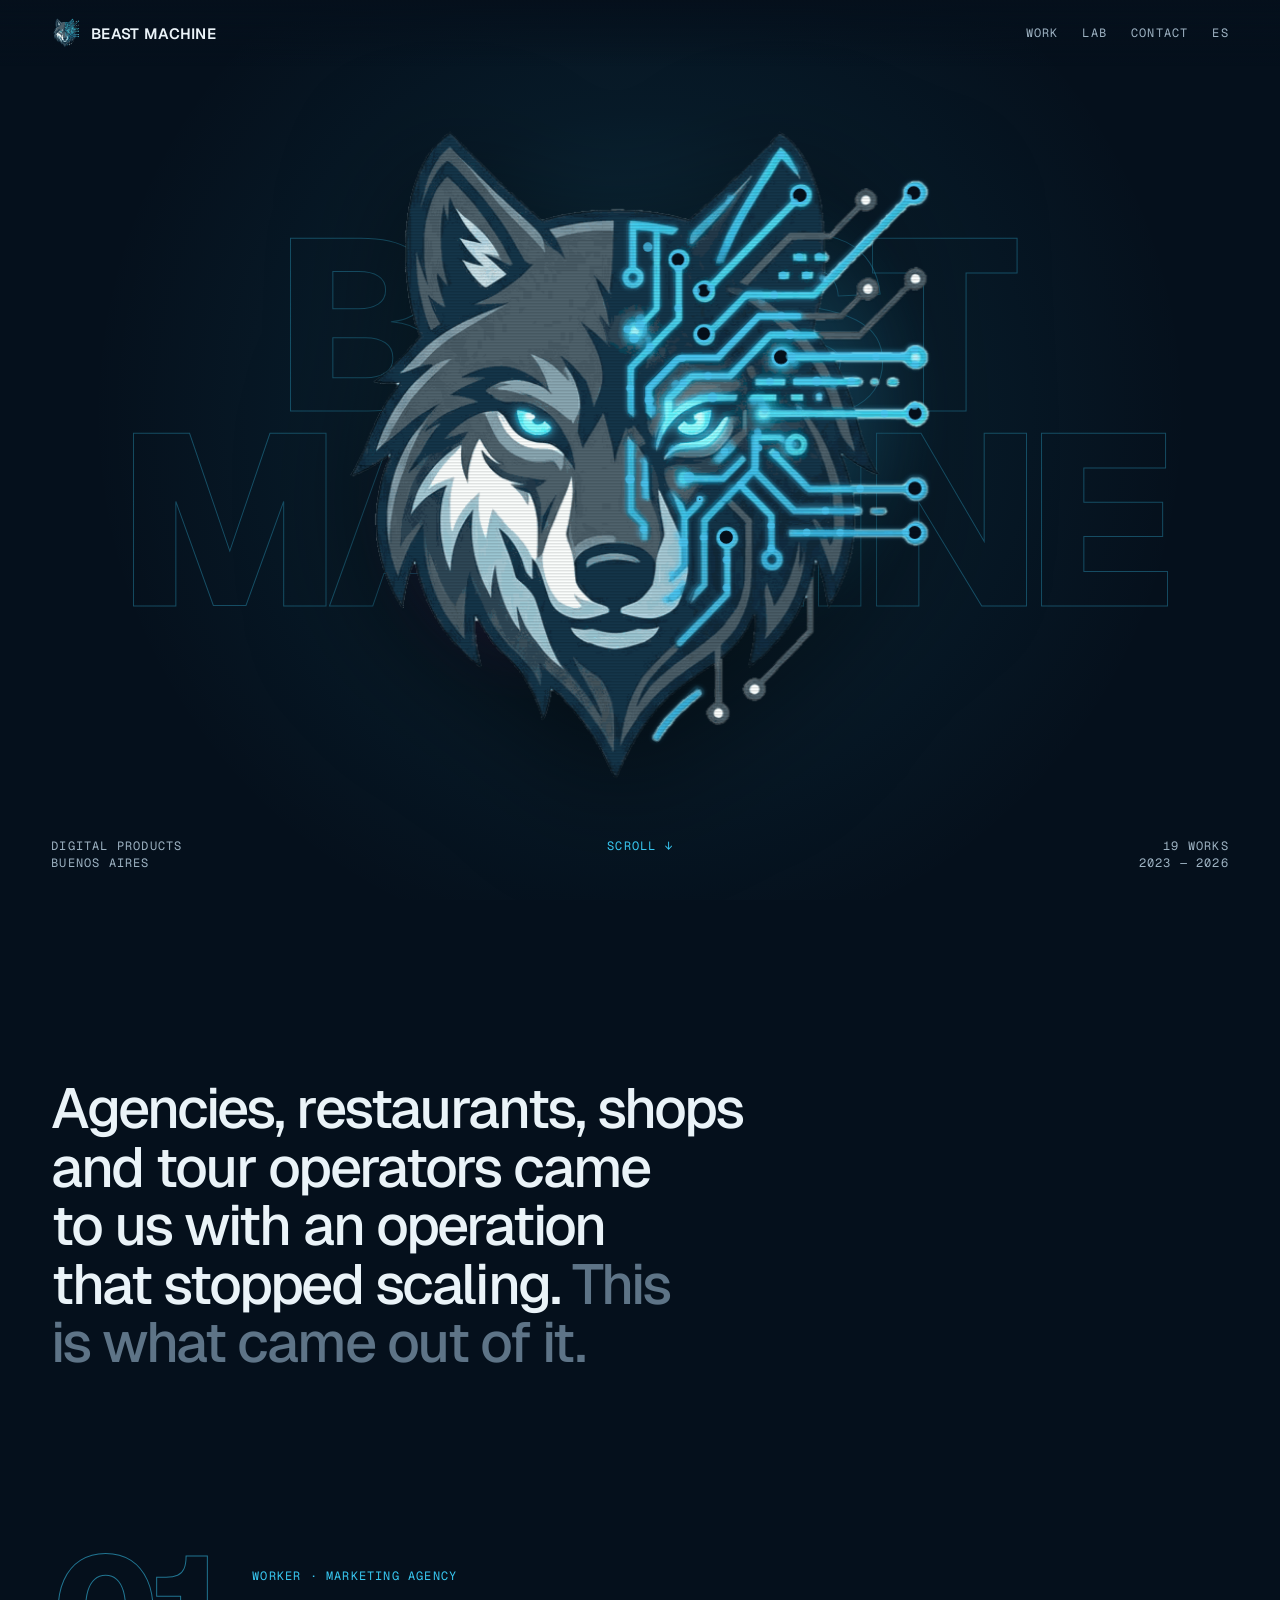
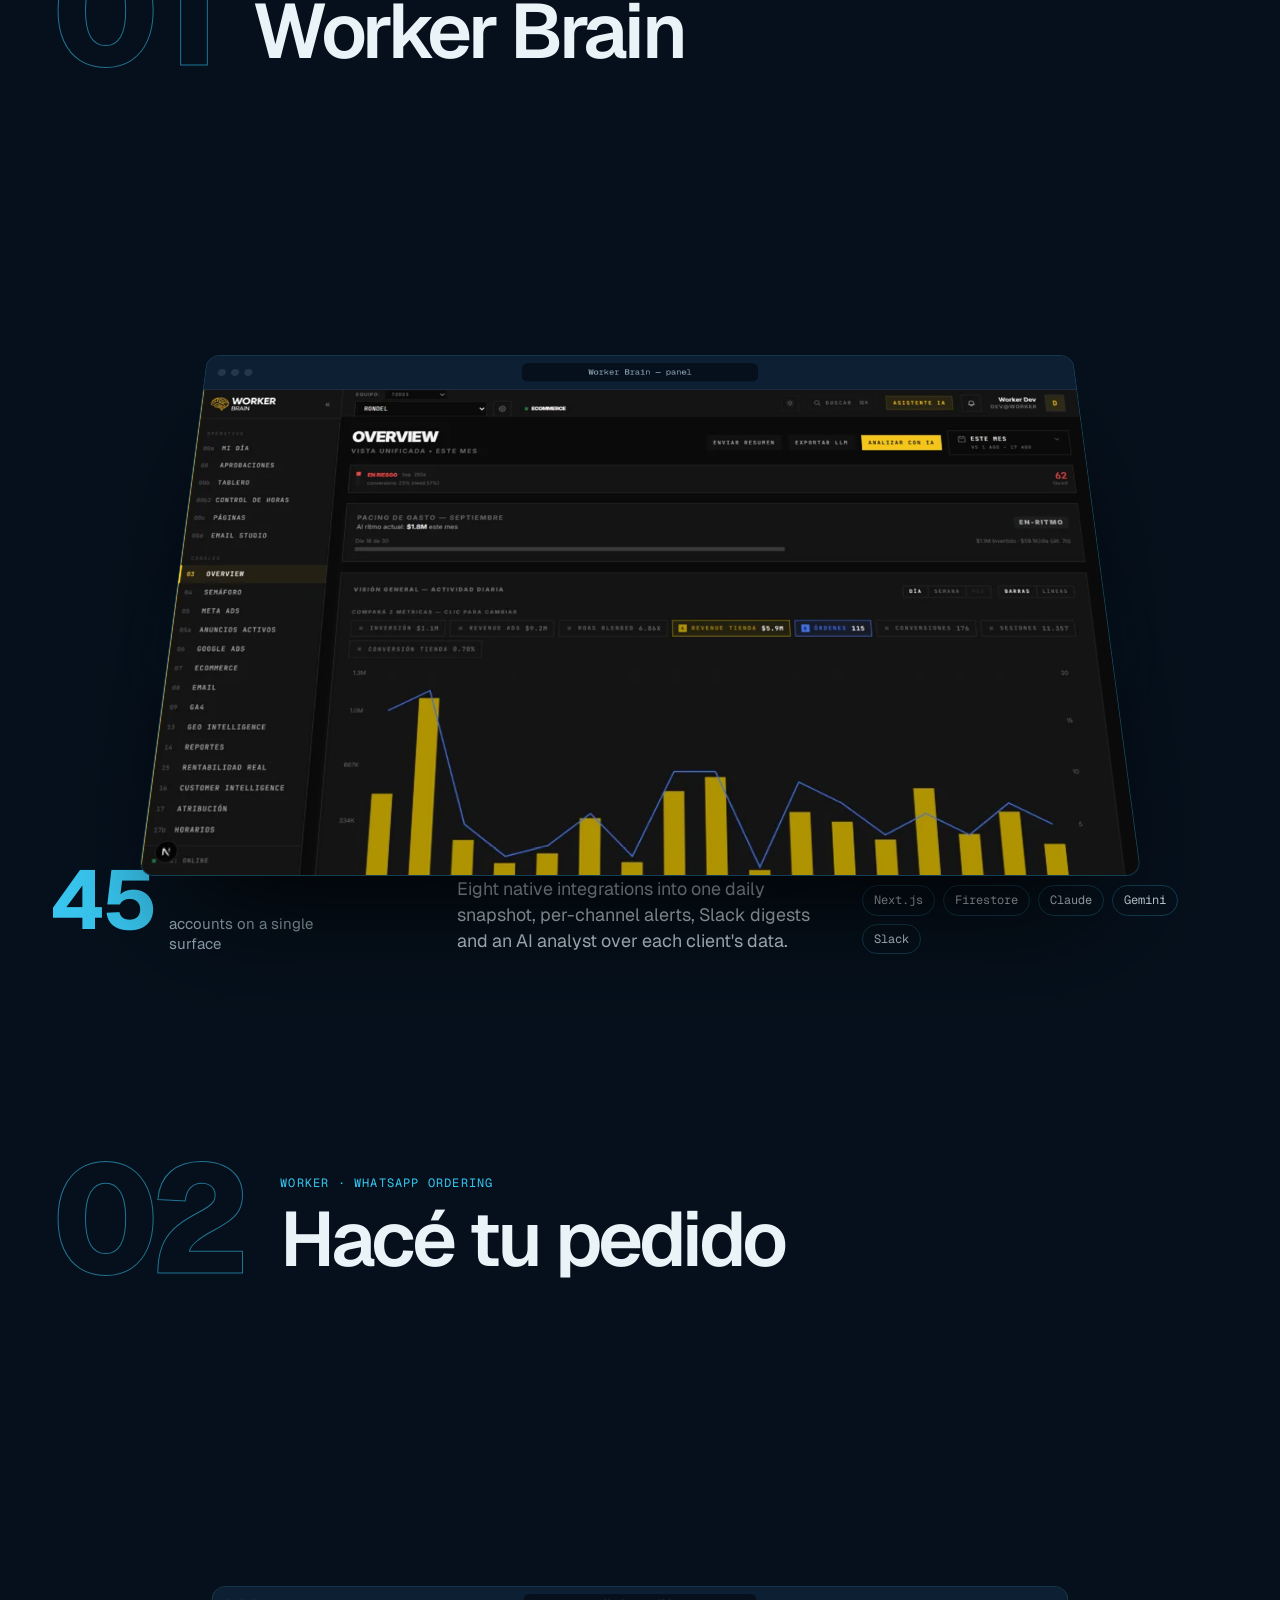
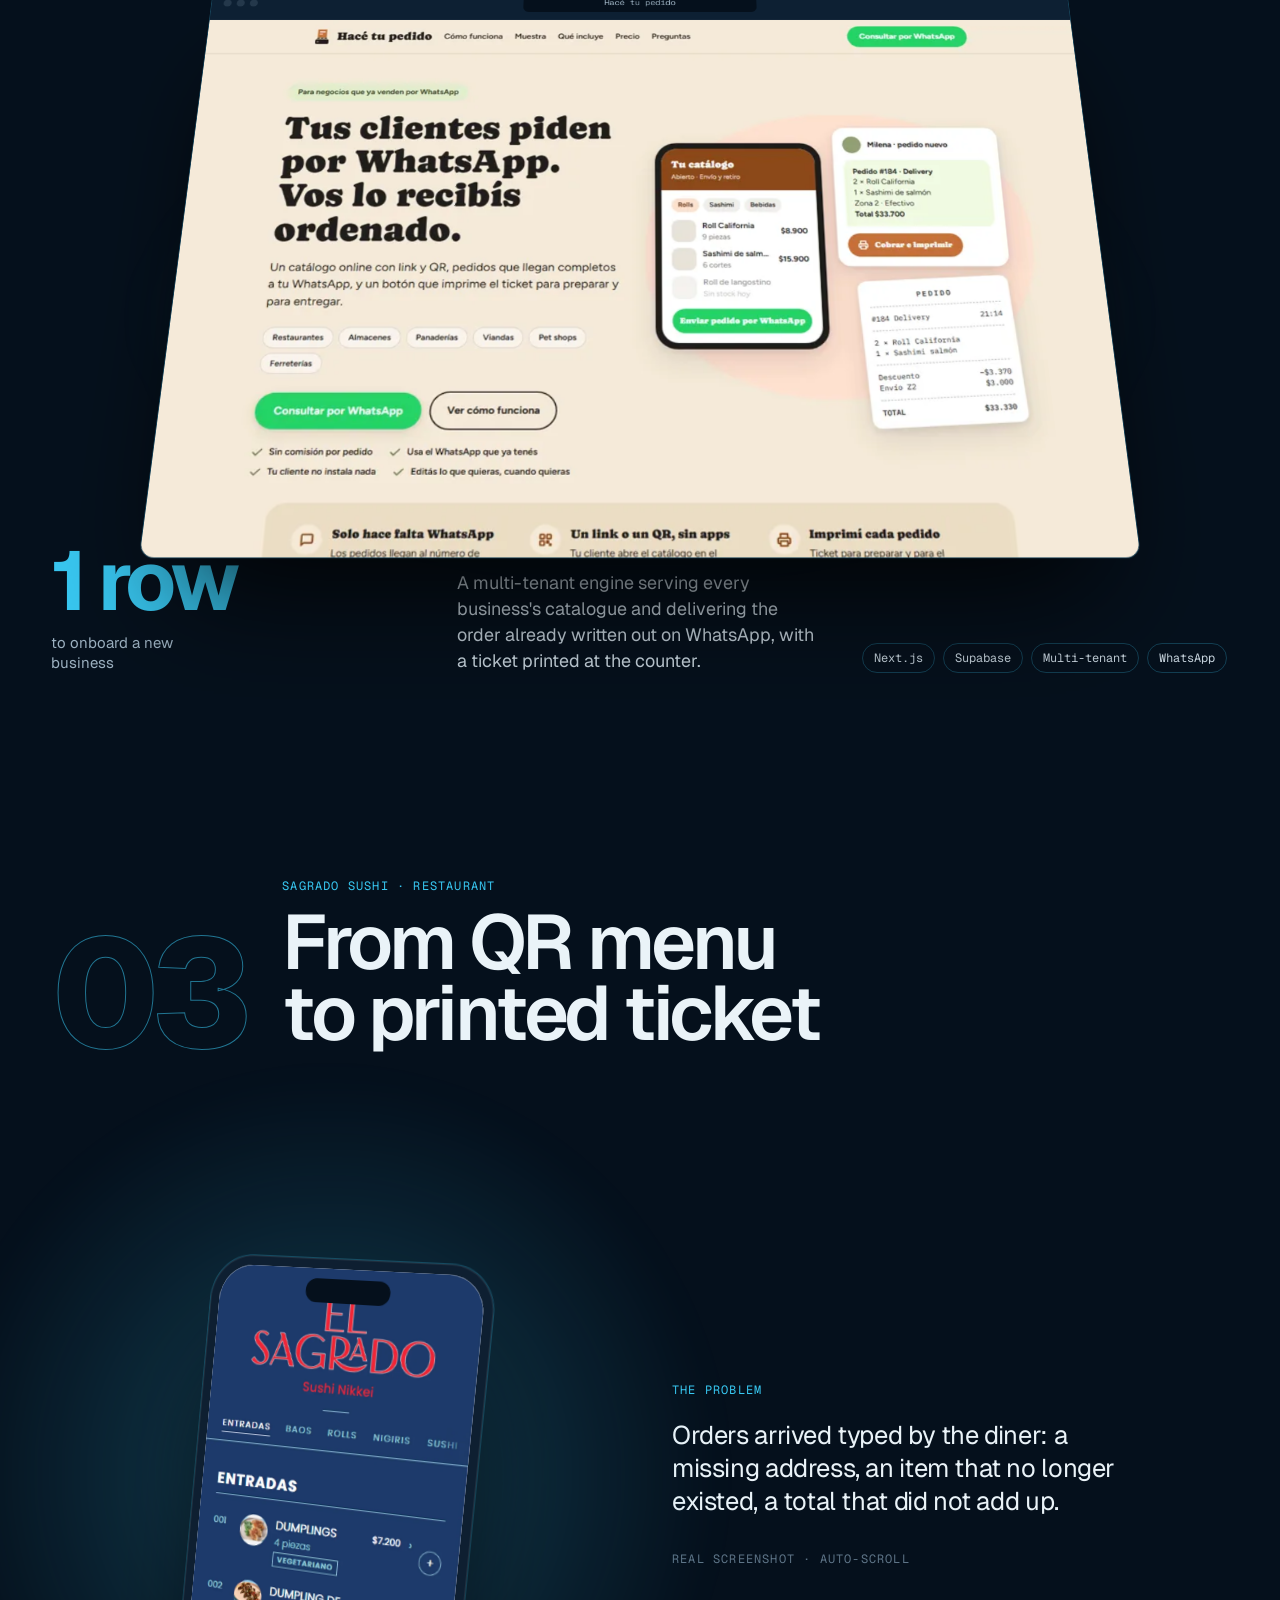
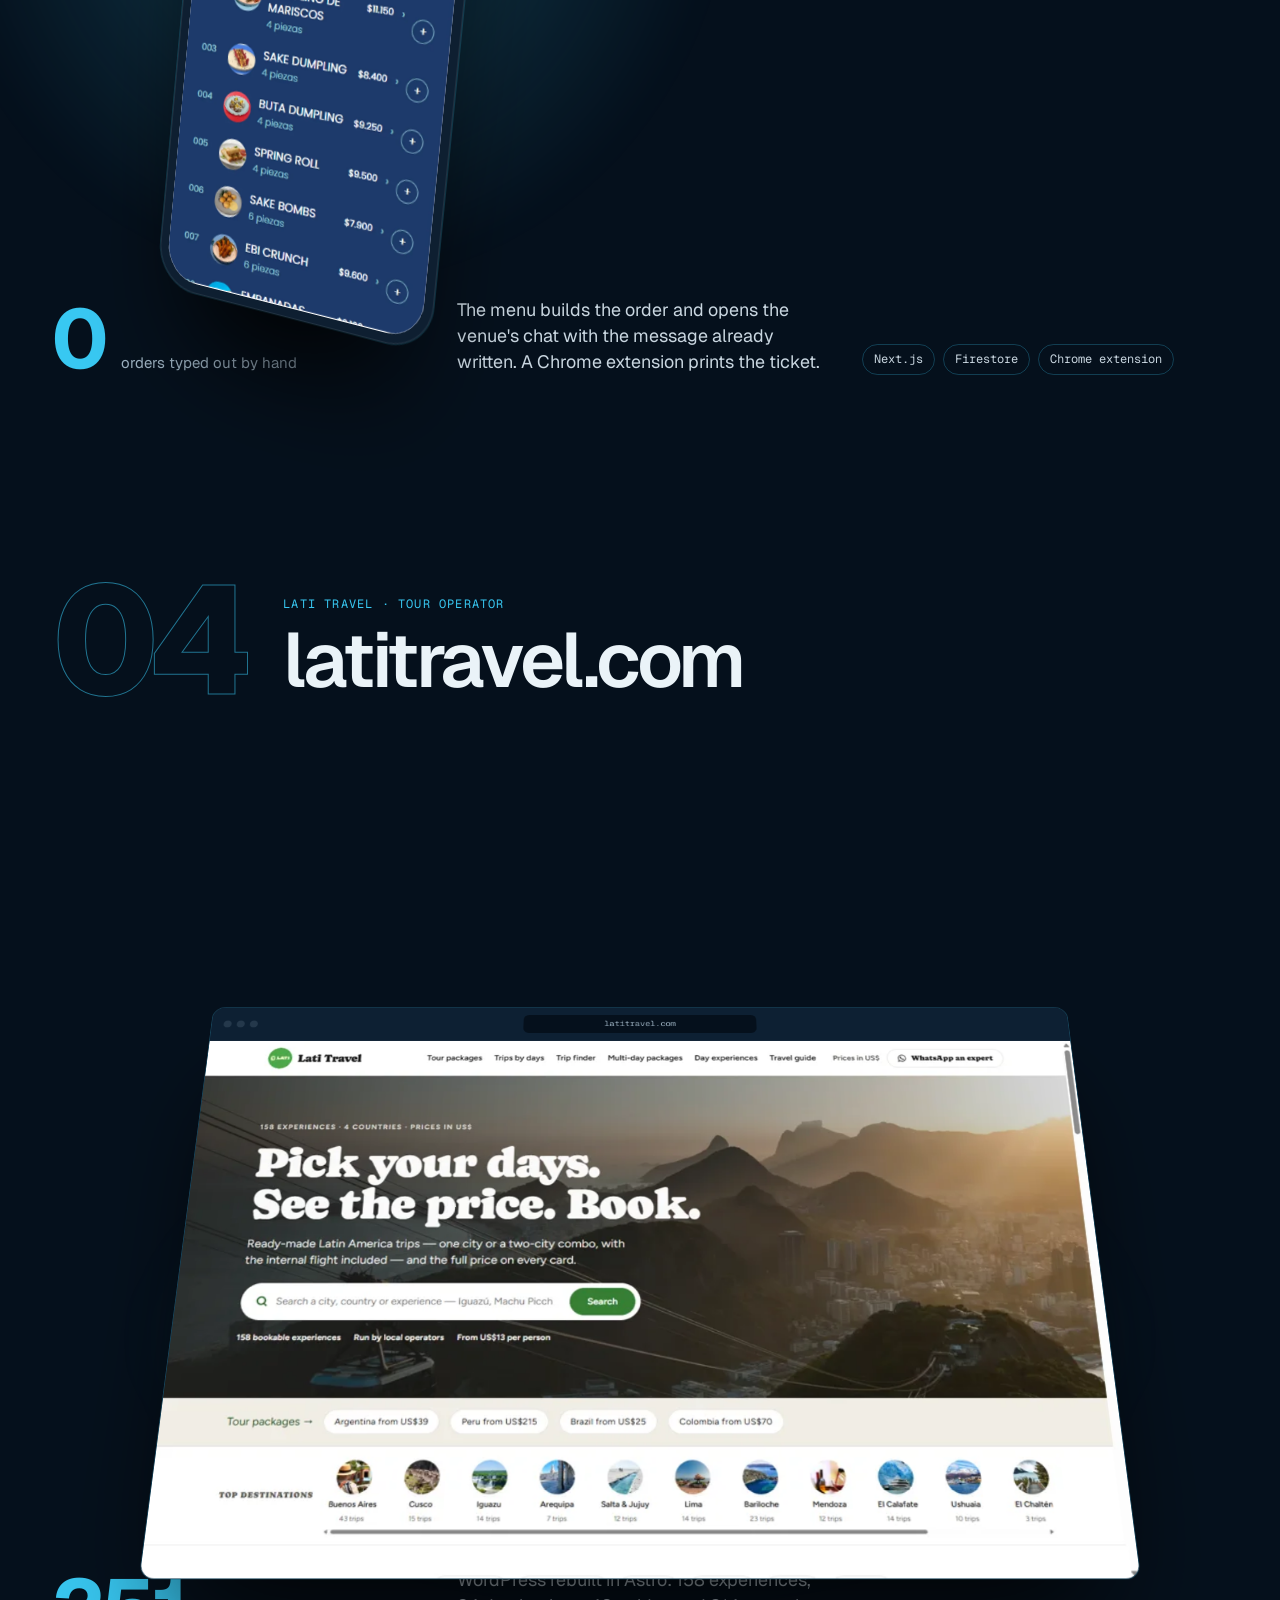
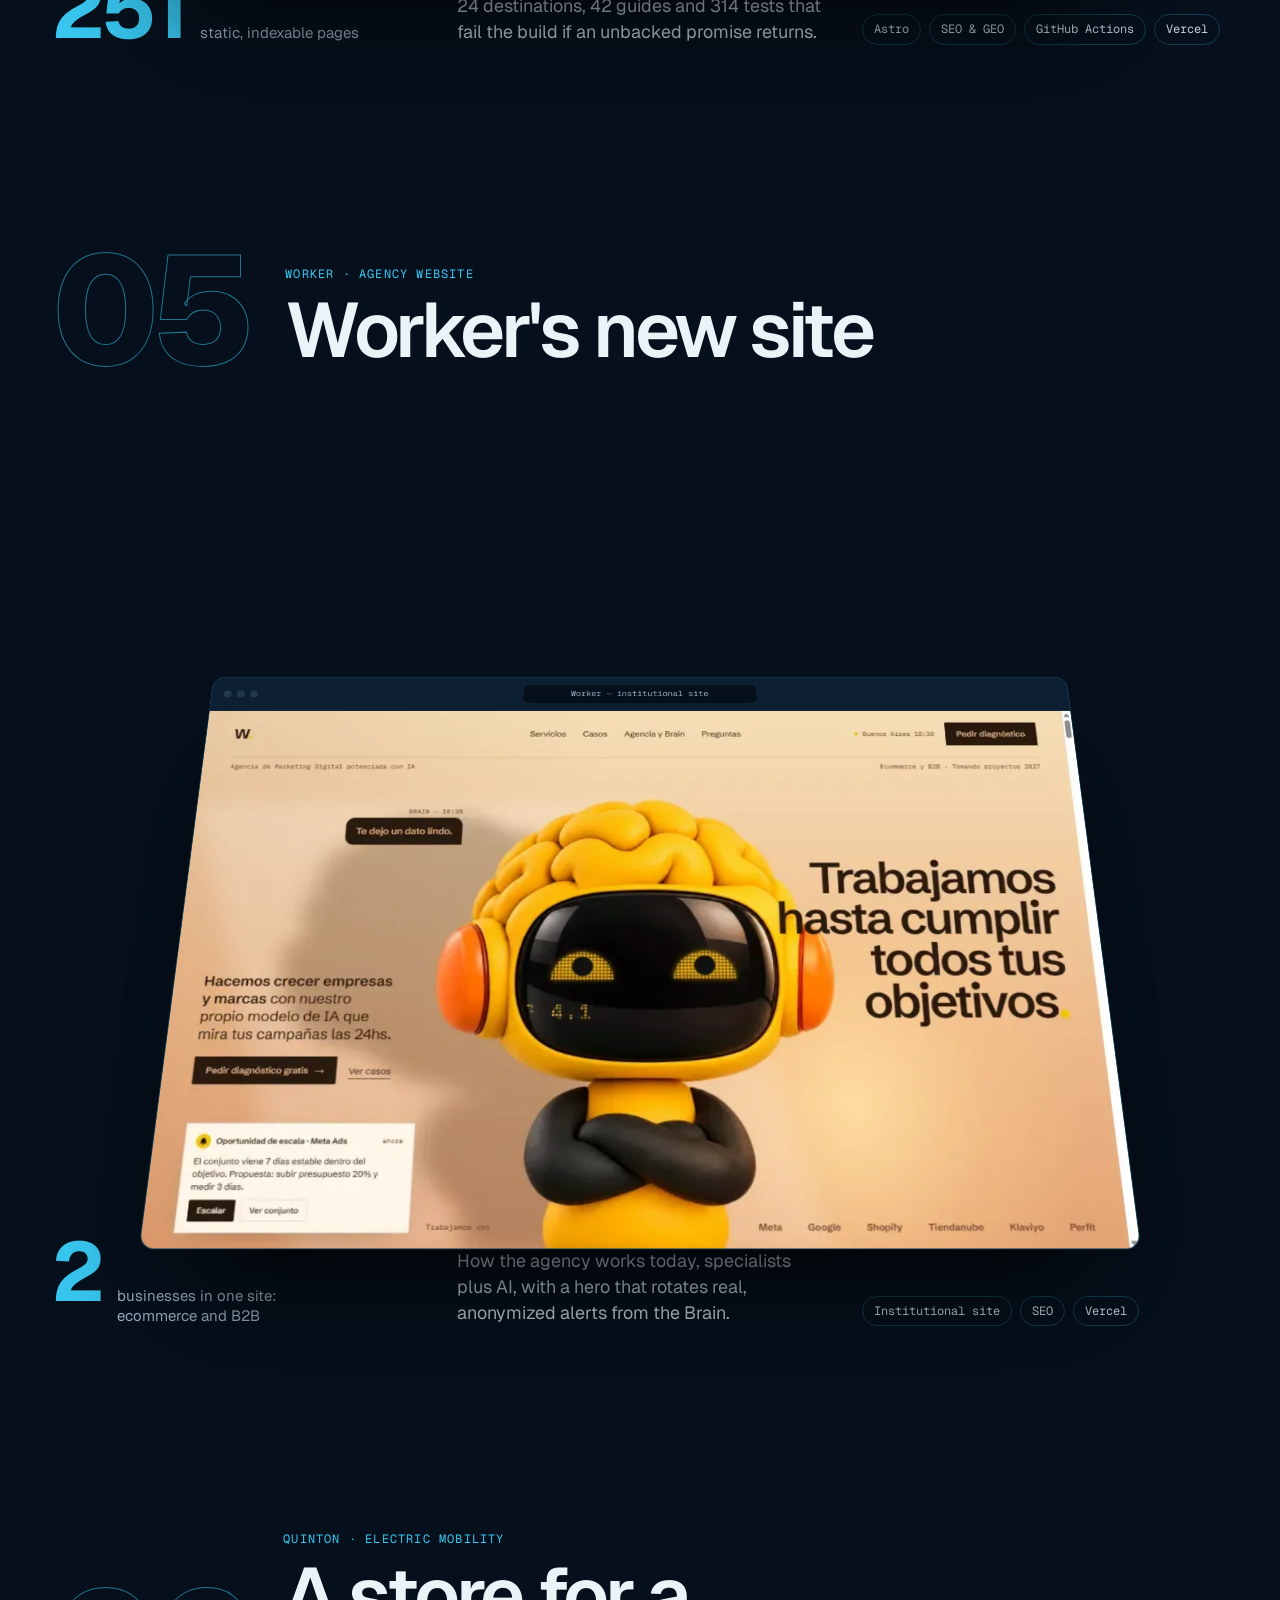
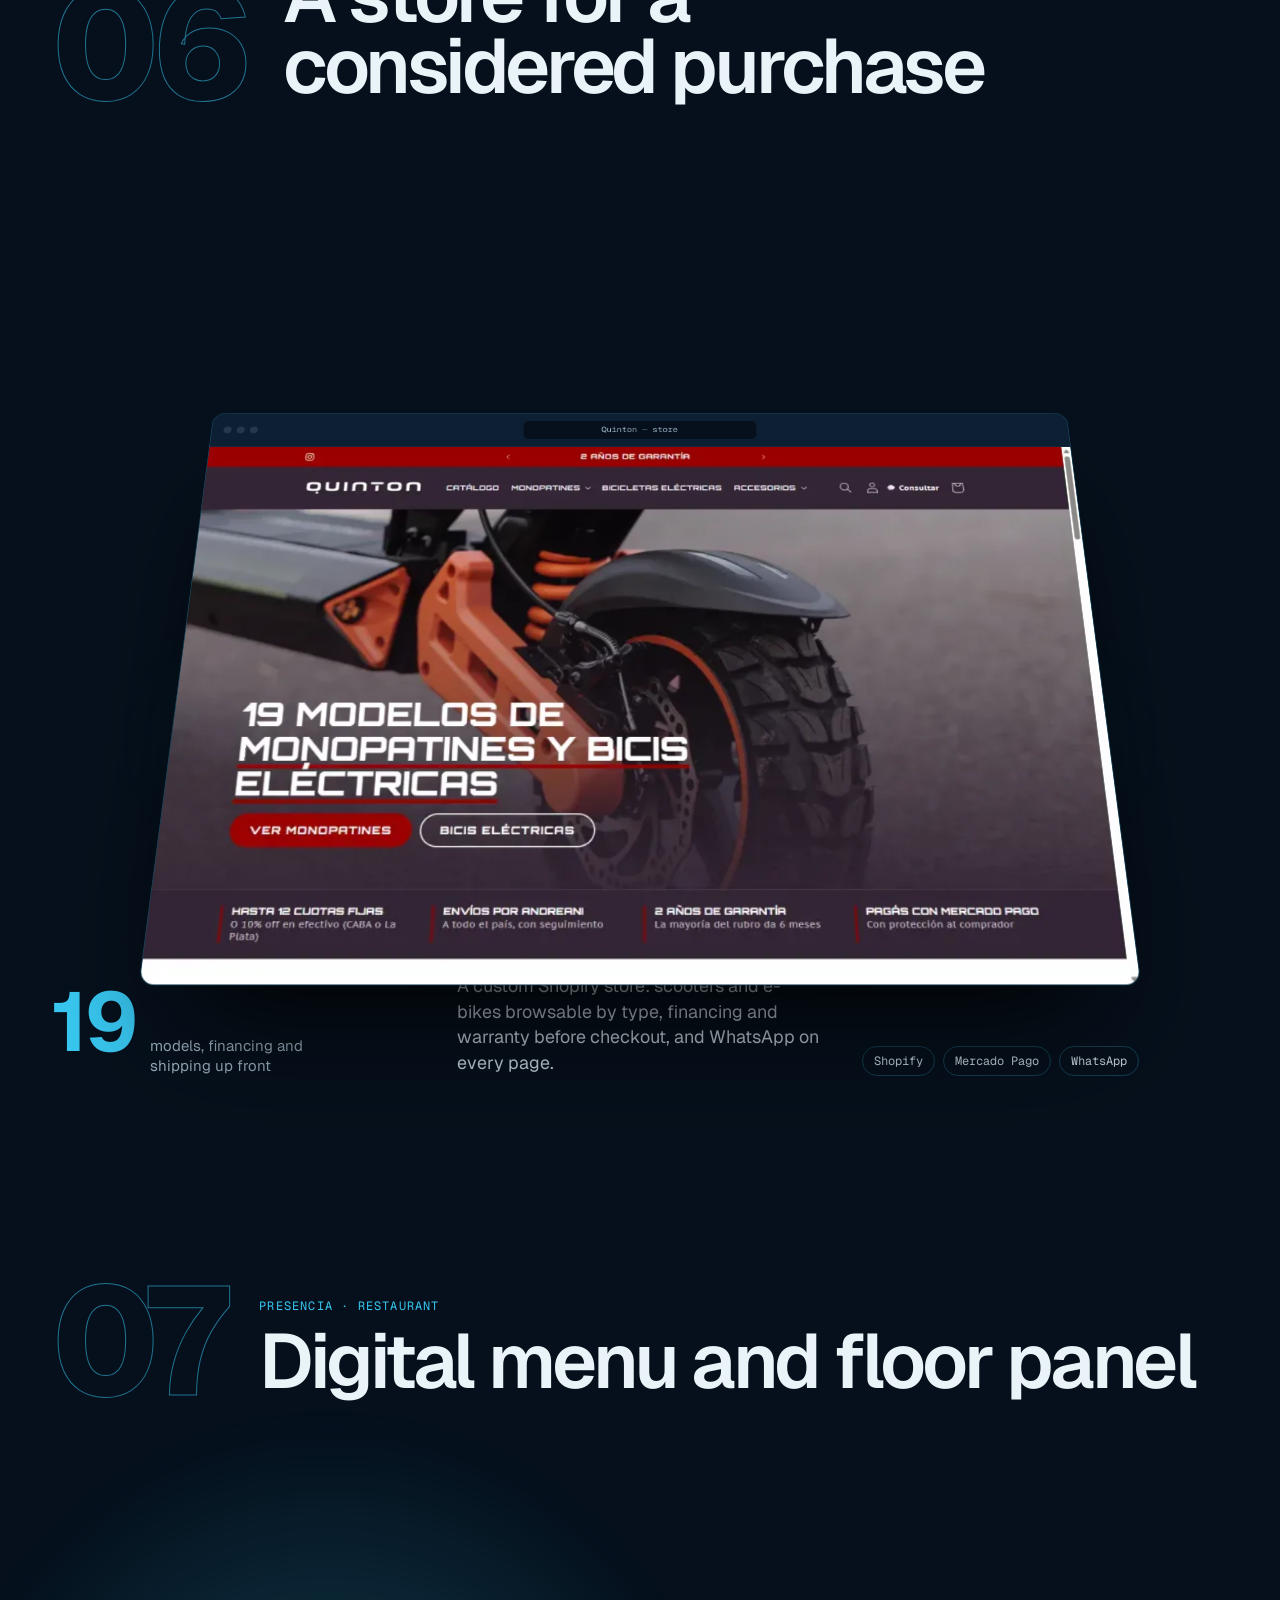
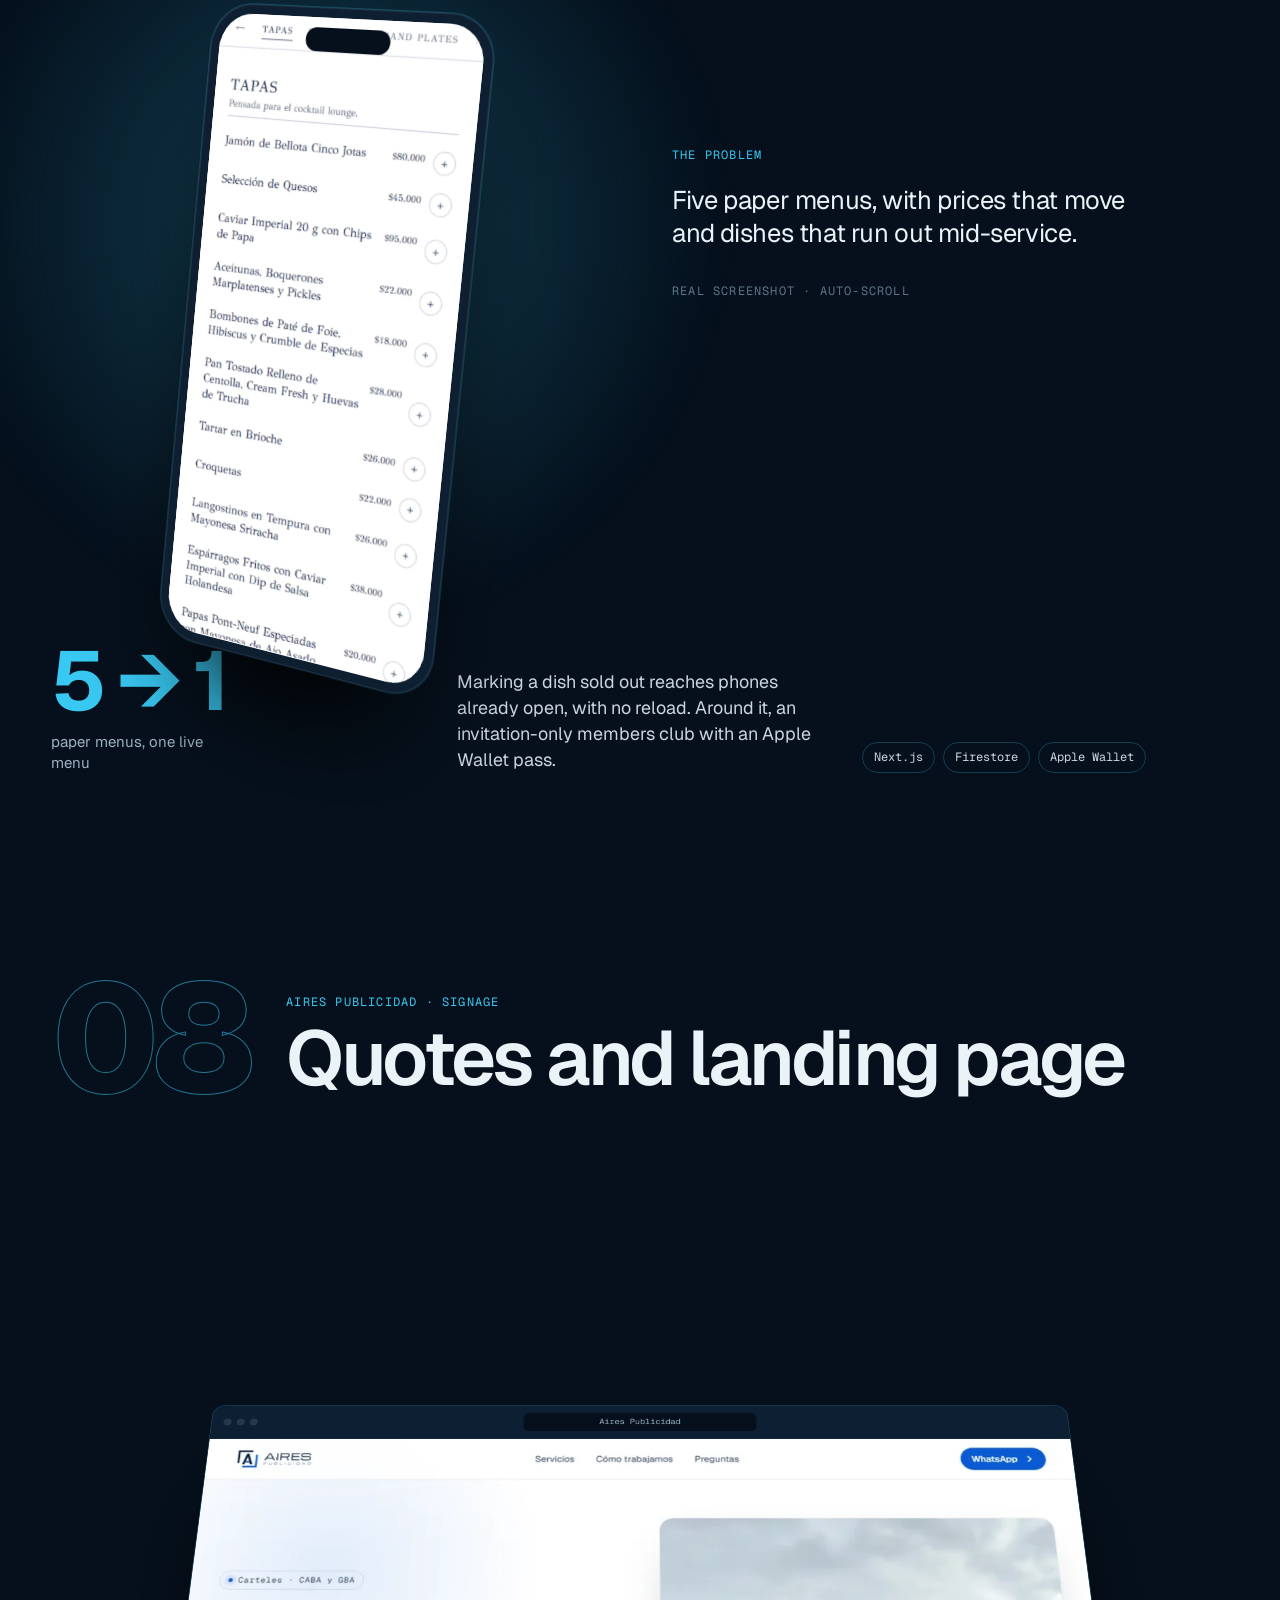
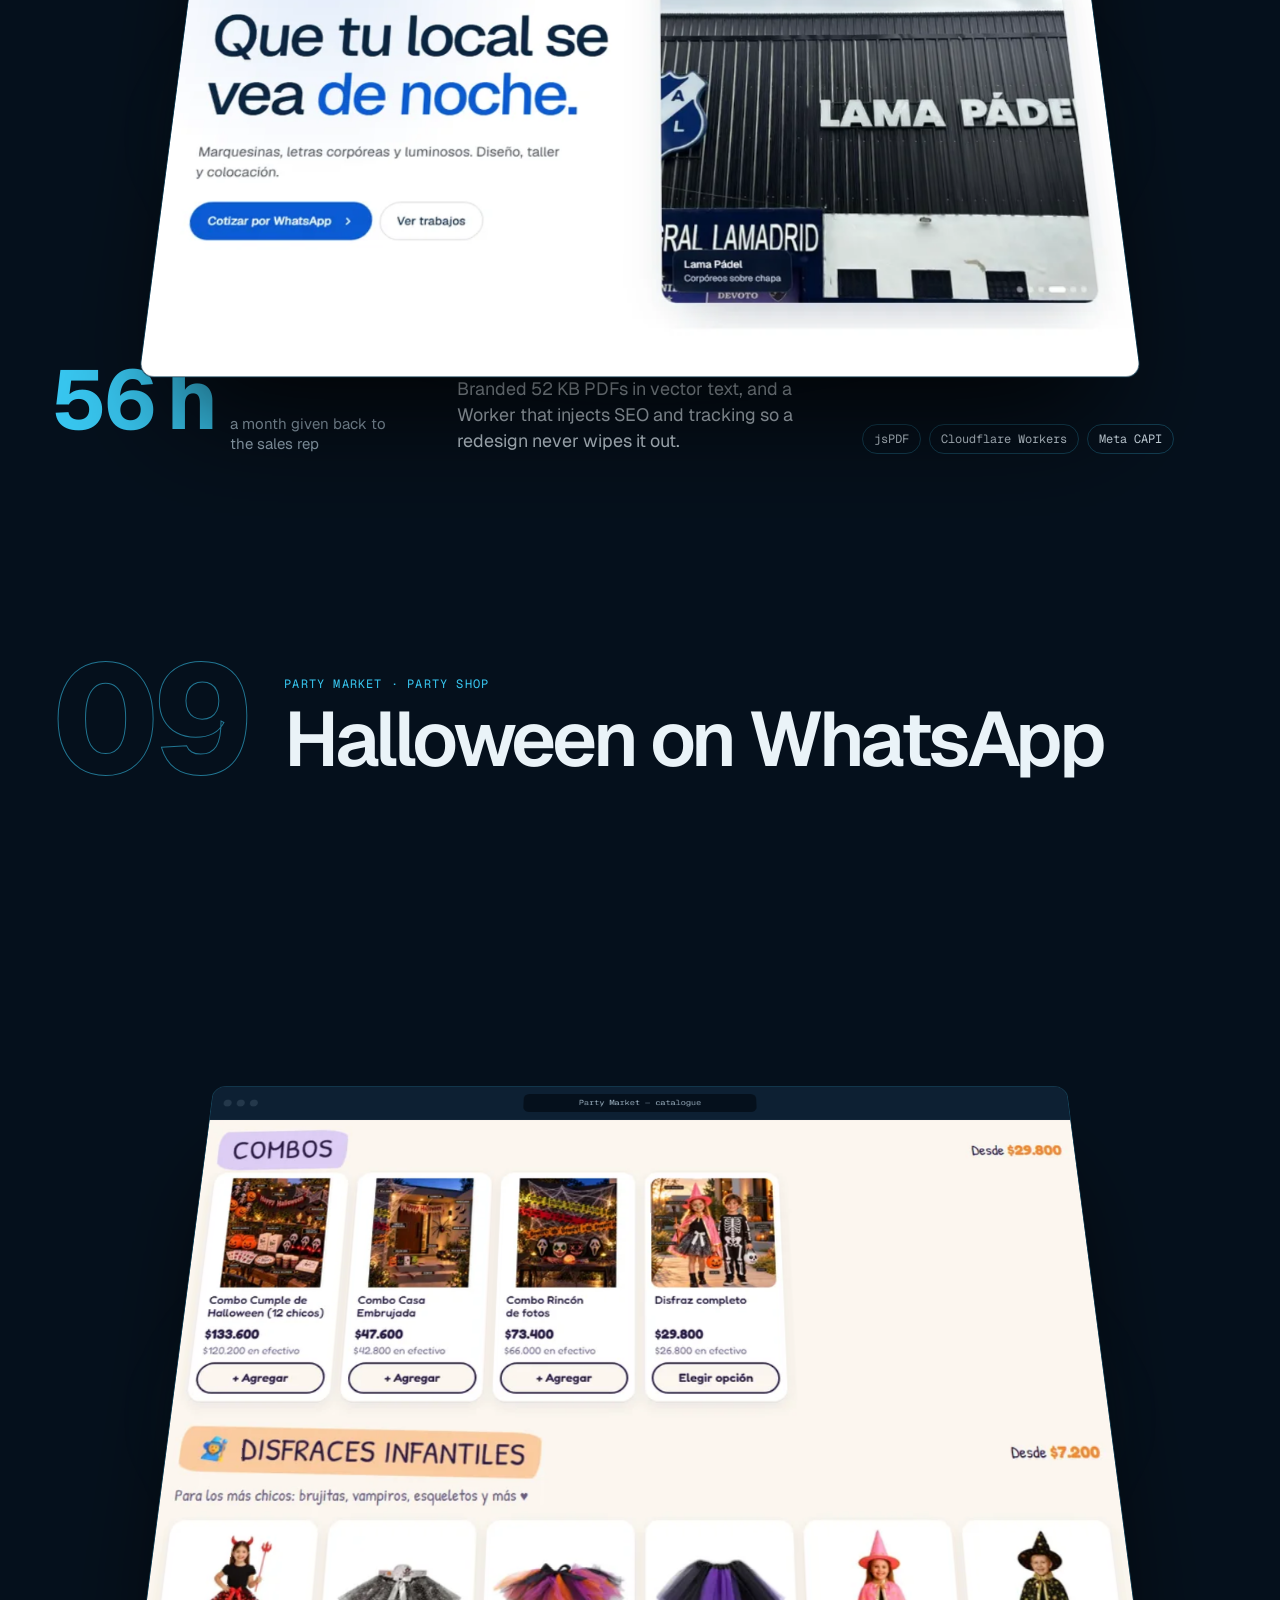
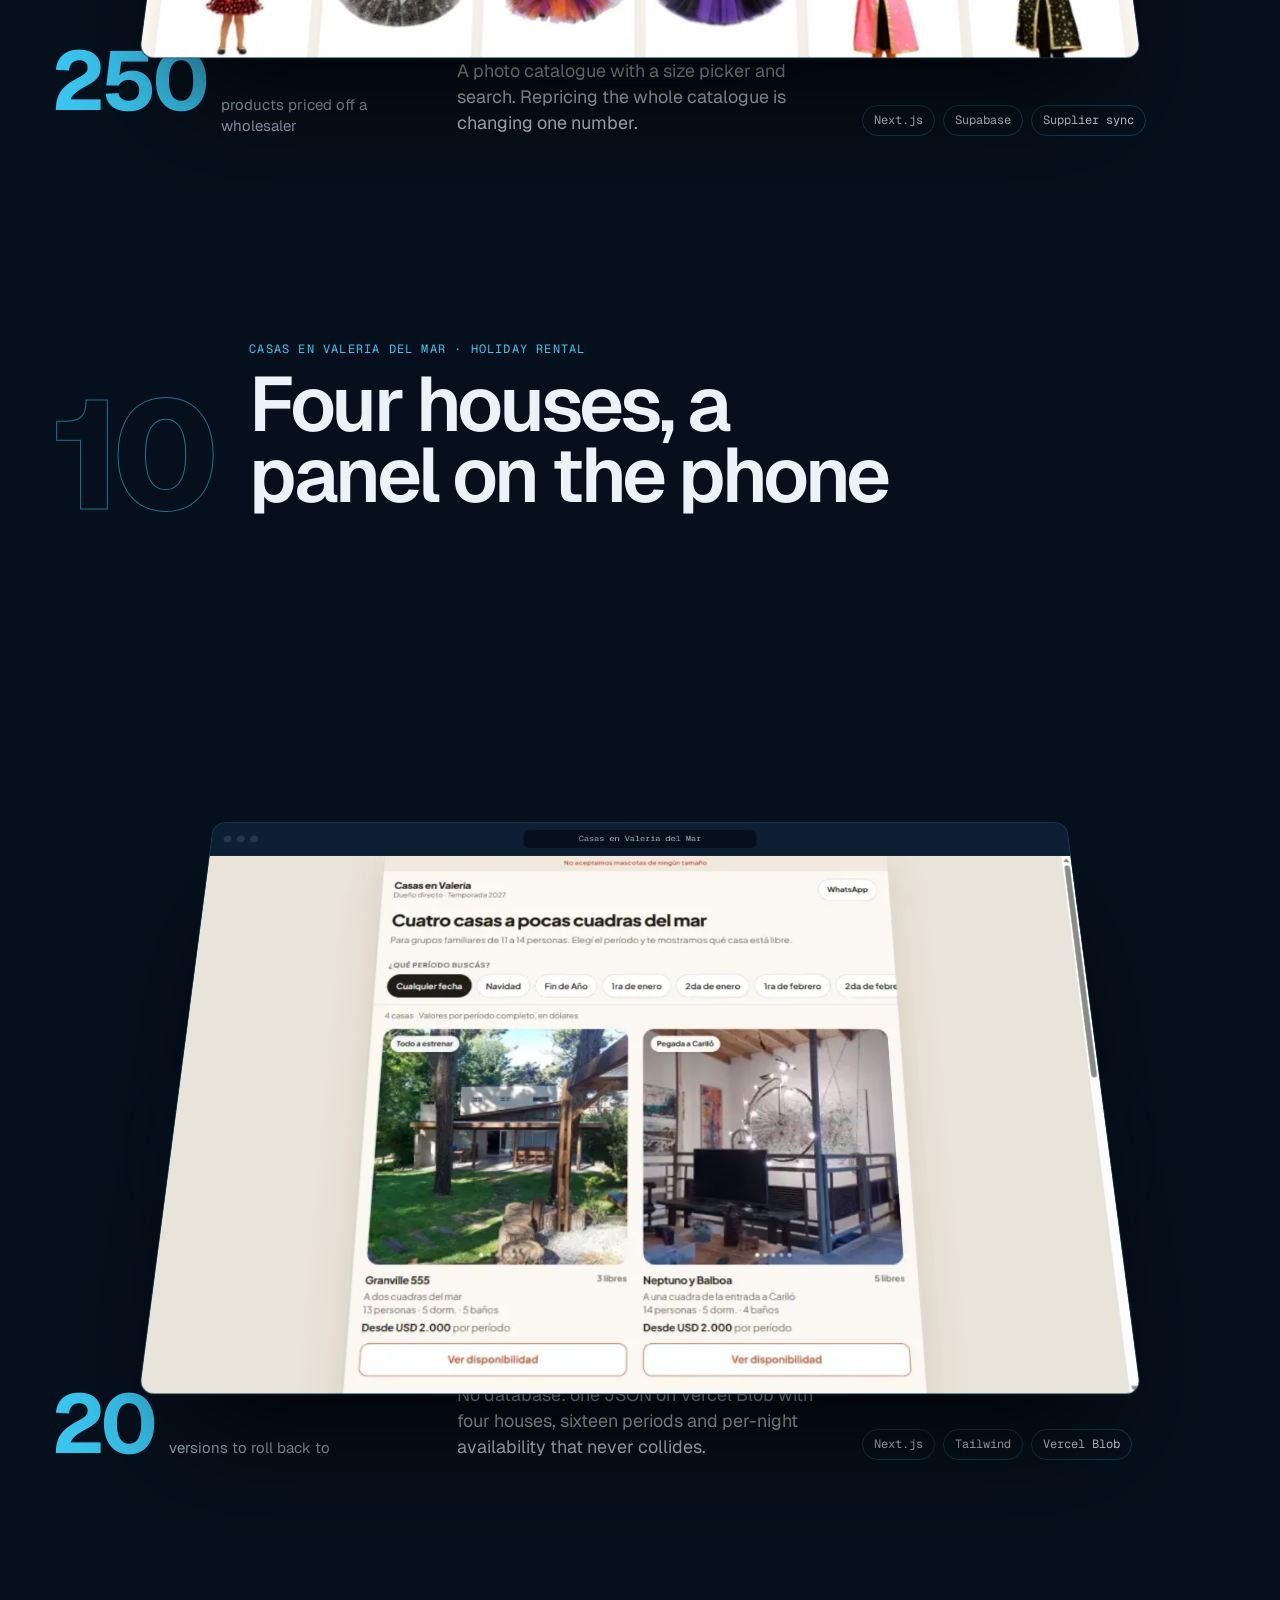
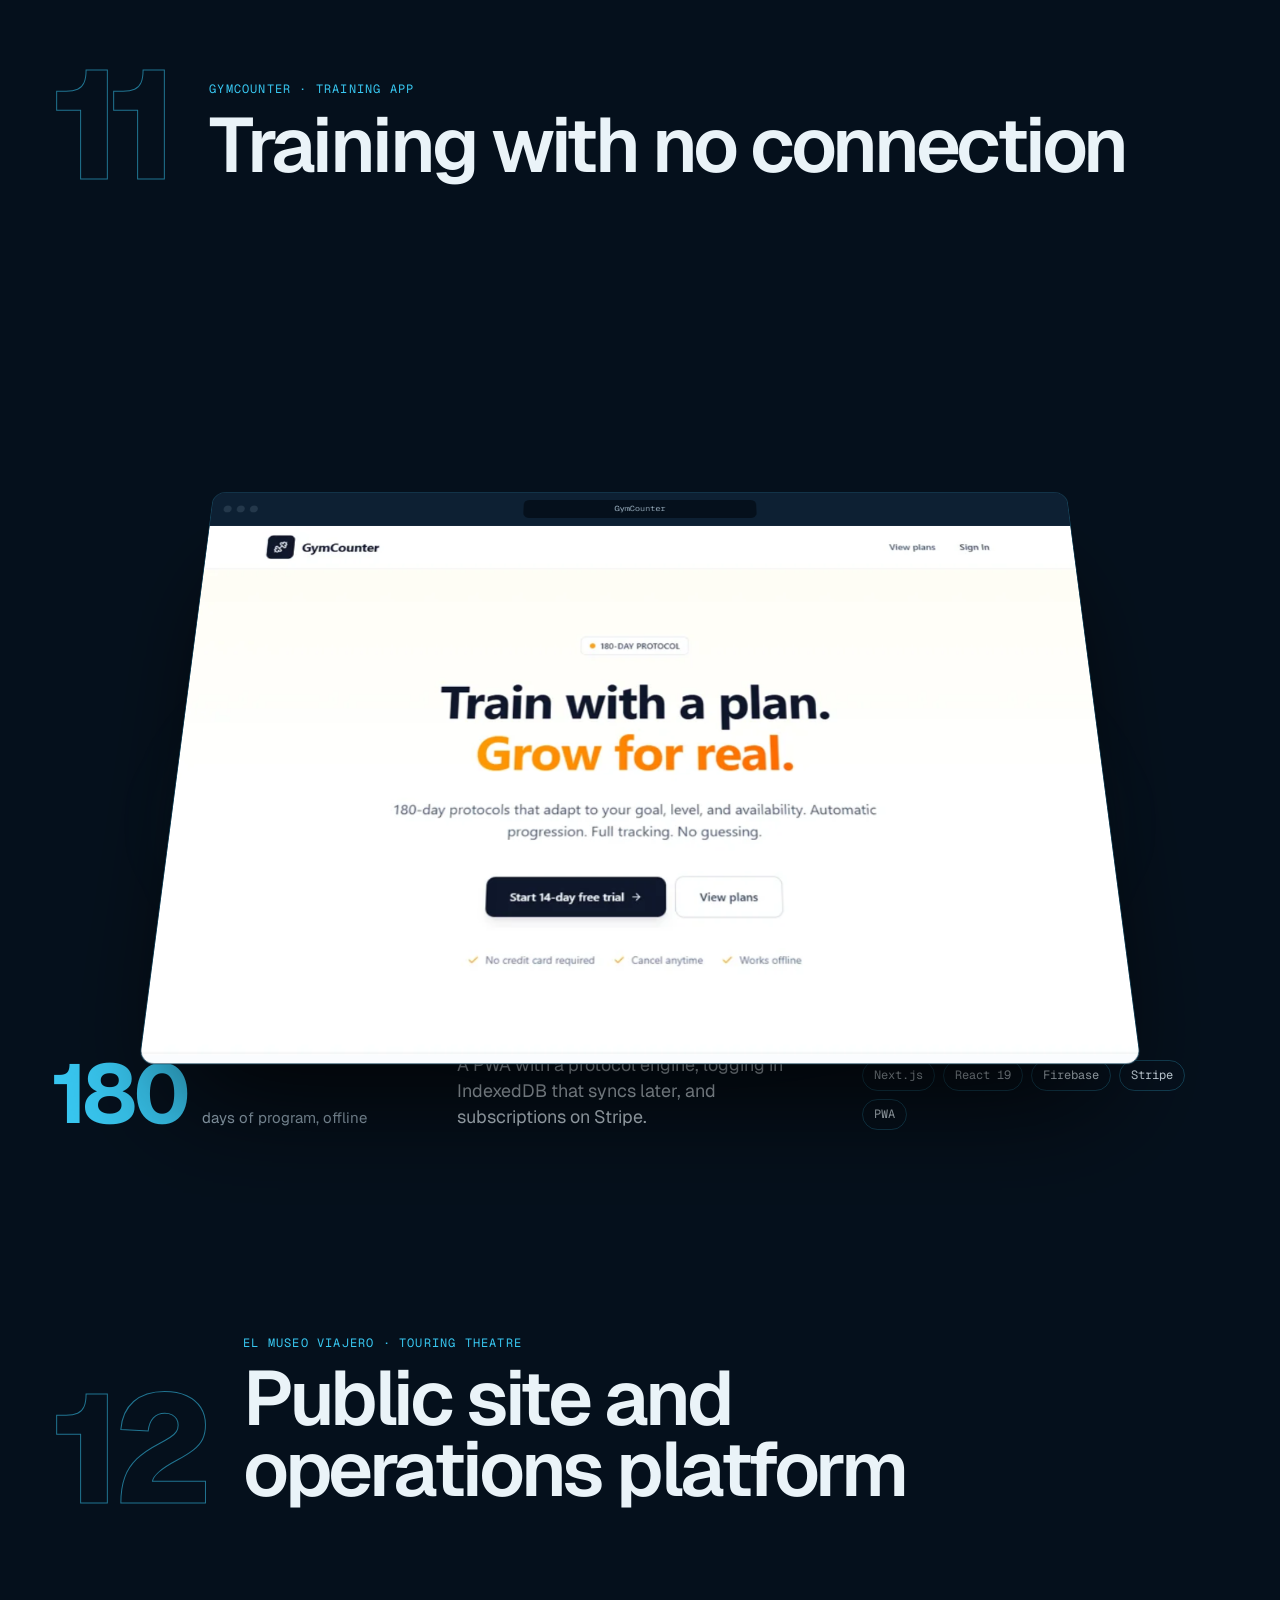
<file: index.html>
<!DOCTYPE html>
<html lang="en">
<head>
<meta charset="UTF-8">
<meta name="viewport" content="width=device-width, initial-scale=1">
<title>Beast Machine | Digital Product Development in Buenos Aires</title>
<meta name="description" content="Beast Machine designs, builds and ships digital products: mobile apps, web platforms, custom software, APIs and automation. Based in Buenos Aires, Argentina.">
<link rel="canonical" href="https://beastmachine.space/">
<link rel="alternate" hreflang="en" href="https://beastmachine.space/">
<link rel="alternate" hreflang="es" href="https://beastmachine.space/es">
<link rel="alternate" hreflang="x-default" href="https://beastmachine.space/">
<meta name="theme-color" content="#05101C">
<meta name="robots" content="index, follow, max-image-preview:large">

<meta property="og:type" content="website">
<meta property="og:locale" content="en_US">
<meta property="og:locale:alternate" content="es_AR">
<meta property="og:site_name" content="Beast Machine">
<meta property="og:url" content="https://beastmachine.space/">
<meta property="og:title" content="Beast Machine | Digital products built to scale">
<meta property="og:description" content="We design, build and ship software for companies and startups. From first prototype to production.">
<meta property="og:image" content="https://beastmachine.space/assets/img/og-en.jpg">
<meta property="og:image:width" content="1200">
<meta property="og:image:height" content="630">
<meta name="twitter:card" content="summary_large_image">
<meta name="twitter:title" content="Beast Machine | Digital products built to scale">
<meta name="twitter:description" content="We design, build and ship software for companies and startups.">
<meta name="twitter:image" content="https://beastmachine.space/assets/img/og-en.jpg">

<link rel="icon" href="/assets/img/favicon.ico" sizes="any">
<link rel="icon" type="image/png" sizes="32x32" href="/assets/img/favicon-32.png">
<link rel="icon" type="image/png" sizes="192x192" href="/assets/img/favicon-192.png">
<link rel="apple-touch-icon" href="/assets/img/apple-touch-icon.png">
<link rel="manifest" href="/site.webmanifest">

<link rel="preconnect" href="https://fonts.googleapis.com">
<link rel="preconnect" href="https://fonts.gstatic.com" crossorigin>
<link rel="preload" as="image" href="/assets/img/logo-front-base.png?v=6" type="image/png">
<link rel="preload" as="image" href="/assets/img/logo-front-mark.png?v=1" type="image/png">
<link rel="preload" as="image" href="/assets/img/logo-front-eyes.png?v=6" type="image/png">
<link href="https://fonts.googleapis.com/css2?family=Geist:wght@300;400;500;600;700;800&family=Geist+Mono:wght@400;500&display=swap" rel="stylesheet">
<link rel="stylesheet" href="/assets/css/style.css?v=25">
<noscript><style>[data-reveal]{opacity:1;transform:none}</style></noscript>

<script type="application/ld+json">
{
  "@context": "https://schema.org",
  "@type": "Organization",
  "name": "Beast Machine",
  "url": "https://beastmachine.space/",
  "logo": "https://beastmachine.space/assets/img/favicon-192.png",
  "image": "https://beastmachine.space/assets/img/og-en.jpg",
  "description": "Digital product development: mobile apps, web platforms, custom software, APIs, integrations and automation.",
  "address": {
    "@type": "PostalAddress",
    "addressLocality": "Buenos Aires",
    "addressCountry": "AR"
  },
  "contactPoint": {
    "@type": "ContactPoint",
    "telephone": "+54-9-11-3255-6383",
    "contactType": "sales",
    "availableLanguage": ["Spanish", "English"]
  }
}
</script>
</head>
<body>

<a class="skip-link" href="#work">Skip to content</a>

<!-- ── NAV ─────────────────────────────────────────────────────────────── -->
<header class="nav">
  <div class="wrap">
    <a href="#top" class="brand" aria-label="Beast Machine, home">
      <img src="/assets/img/favicon-192.png" alt="" width="30" height="30">
      <span>Beast Machine</span>
    </a>
    <nav class="nav-menu" aria-label="Main navigation">
      <a href="#work">Work</a>
      <a href="#lab">Lab</a>
      <a href="#contact">Contact</a>
      <a href="/es" hreflang="es">ES</a>
    </nav>
  </div>
</header>

<main>

  <!-- ── HERO ──────────────────────────────────────────────────────────── -->
  <section class="hero" id="top" data-hero>
    <div class="hero-glow" data-glow aria-hidden="true"></div>

    <div class="hero-words" aria-hidden="true">
      <div class="hero-word" data-hero-word>BEAST</div>
      <div class="hero-word" data-hero-word>MACHINE</div>
    </div>

    <div class="hero-stage">
      <div class="wolf" data-wolf>
        <div class="beast" data-beast>
          <div class="beast-halo"></div>
          <div class="beast-halo2"></div>
          <div class="beast-head">
            <img class="beast-base" src="/assets/img/logo-front-base.png?v=6" alt="Beast Machine" width="559" height="625">
            <img class="beast-mark" src="/assets/img/logo-front-mark.png?v=1" alt="" width="559" height="625">
            <div class="beast-mouth"><div class="beast-teeth-top"><i style="width:12%;height:100%;background:#eef6f9;clip-path:polygon(0 0,100% 0,55% 100%)"></i><i style="width:8%;height:42%;background:#dfeaee;clip-path:polygon(0 0,100% 0,50% 100%)"></i><i style="width:8%;height:36%;background:#dfeaee;clip-path:polygon(0 0,100% 0,50% 100%)"></i><i style="width:8%;height:36%;background:#dfeaee;clip-path:polygon(0 0,100% 0,50% 100%)"></i><i style="width:8%;height:42%;background:#dfeaee;clip-path:polygon(0 0,100% 0,50% 100%)"></i><i style="width:12%;height:100%;background:#eef6f9;clip-path:polygon(0 0,100% 0,45% 100%)"></i></div><div class="beast-teeth-bot"><i style="width:12%;height:100%;background:#e6f0f3;clip-path:polygon(50% 0,100% 100%,0 100%)"></i><i style="width:9%;height:45%;background:#d3e0e5;clip-path:polygon(50% 0,100% 100%,0 100%)"></i><i style="width:9%;height:40%;background:#d3e0e5;clip-path:polygon(50% 0,100% 100%,0 100%)"></i><i style="width:9%;height:45%;background:#d3e0e5;clip-path:polygon(50% 0,100% 100%,0 100%)"></i><i style="width:12%;height:100%;background:#e6f0f3;clip-path:polygon(50% 0,100% 100%,0 100%)"></i></div></div>
            <img class="beast-jaw" src="/assets/img/logo-front-mark.png?v=1" alt="" width="559" height="625">
            <img class="beast-snout" src="/assets/img/logo-front-mark.png?v=1" alt="" width="559" height="625">
            <div class="beast-svg"></div>
            <img class="beast-eyes" src="/assets/img/logo-front-eyes.png?v=6" alt="" width="559" height="625">
            <div class="beast-lid beast-lid-l"></div>
            <div class="beast-lid beast-lid-r"></div>
            <div class="beast-rgb beast-rgb-c"></div>
            <div class="beast-rgb beast-rgb-m"></div>
            <img class="beast-slice" src="/assets/img/logo-front-mark.png?v=1" alt="" width="559" height="625">
            <img class="beast-slice" src="/assets/img/logo-front-mark.png?v=1" alt="" width="559" height="625">
            <img class="beast-slice" src="/assets/img/logo-front-mark.png?v=1" alt="" width="559" height="625">
            <div class="beast-scan"></div>
          </div>
          <div class="beast-ring" style="--ring:#ff2bd6"></div>
          <div class="beast-ring" style="--ring:#4cc6f2"></div>
          <div class="beast-ring" style="--ring:#ff2bd6"></div>
        </div>
      </div>
    </div>

    <div class="hero-meta">
      <span>Digital products<br>Buenos Aires</span>
      <span>Scroll ↓</span>
      <span>19 works<br>2023 — 2026</span>
    </div>
  </section>

  <!-- ── STATEMENT ─────────────────────────────────────────────────────── -->
  <section class="statement">
    <p data-reveal>Agencies, restaurants, shops and tour operators came to us with an operation that stopped scaling. <span class="fade">This is what came out of it.</span></p>
  </section>

  <!-- ── WORK ──────────────────────────────────────────────────────────── -->
  <section id="work">

    <article class="stage" id="brain" data-stage="01 / 13 — Worker Brain">
      <div class="stage-head" data-reveal>
        <span class="stage-num">01</span>
        <div class="stage-headings">
          <span class="stage-client">Worker · marketing agency</span>
          <h3 class="stage-title">Worker Brain</h3>
        </div>
      </div>
      <div class="mock">
        <div class="mock-glow" aria-hidden="true"></div>
        <div class="browser" data-scale>
          <div class="browser-bar"><span class="browser-dots"><i></i><i></i><i></i></span><span class="browser-url">Worker Brain — panel</span><span></span></div>
          <img src="/assets/img/cases/brain.webp?v=1" alt="The Worker Brain panel with the unified channel overview" width="1120" height="630" loading="lazy" decoding="async">
        </div>
      </div>
      <div class="stage-foot" data-reveal>
        <div class="stage-metric"><b>45</b><span>accounts on a single surface</span></div>
        <p class="stage-lede">Eight native integrations into one daily snapshot, per-channel alerts, Slack digests and an AI analyst over each client's data.</p>
        <ul class="stack"><li>Next.js</li><li>Firestore</li><li>Claude</li><li>Gemini</li><li>Slack</li></ul>
      </div>
    </article>

    <article class="stage" id="hacetupedido" data-stage="02 / 13 — Hacé tu pedido">
      <div class="stage-head" data-reveal>
        <span class="stage-num">02</span>
        <div class="stage-headings">
          <span class="stage-client">Worker · WhatsApp ordering</span>
          <h3 class="stage-title">Hacé tu pedido</h3>
        </div>
      </div>
      <div class="mock">
        <div class="mock-glow" aria-hidden="true"></div>
        <div class="browser" data-scale>
          <div class="browser-bar"><span class="browser-dots"><i></i><i></i><i></i></span><span class="browser-url">Hacé tu pedido</span><span></span></div>
          <img src="/assets/img/cases/hacetupedido.webp?v=1" alt="The Hacé tu pedido landing page" width="960" height="600" loading="lazy" decoding="async">
        </div>
      </div>
      <div class="stage-foot" data-reveal>
        <div class="stage-metric"><b>1 row</b><span>to onboard a new business</span></div>
        <p class="stage-lede">A multi-tenant engine serving every business's catalogue and delivering the order already written out on WhatsApp, with a ticket printed at the counter.</p>
        <ul class="stack"><li>Next.js</li><li>Supabase</li><li>Multi-tenant</li><li>WhatsApp</li></ul>
      </div>
    </article>

    <article class="stage" id="sagrado" data-stage="03 / 13 — From QR menu to printed ticket">
      <div class="stage-head" data-reveal>
        <span class="stage-num">03</span>
        <div class="stage-headings">
          <span class="stage-client">Sagrado Sushi · restaurant</span>
          <h3 class="stage-title">From QR menu to printed ticket</h3>
        </div>
      </div>
      <div class="phone-row">
        <div class="phone-stage">
          <div class="phone-glow" aria-hidden="true"></div>
          <div class="phone" data-phone>
            <div class="phone-screen">
              <img data-phonescroll src="/assets/img/cases/sagrado.webp?v=2" alt="The Sagrado Sushi menu on a phone" width="798" height="1792" loading="lazy" decoding="async">
              <div class="phone-notch" aria-hidden="true"></div>
            </div>
          </div>
        </div>
        <div class="phone-copy">
          <span class="label">The problem</span>
          <p class="problem">Orders arrived typed by the diner: a missing address, an item that no longer existed, a total that did not add up.</p>
          <span class="note">Real screenshot · auto-scroll</span>
        </div>
      </div>
      <div class="stage-foot" data-reveal>
        <div class="stage-metric"><b>0</b><span>orders typed out by hand</span></div>
        <p class="stage-lede">The menu builds the order and opens the venue's chat with the message already written. A Chrome extension prints the ticket.</p>
        <ul class="stack"><li>Next.js</li><li>Firestore</li><li>Chrome extension</li></ul>
      </div>
    </article>

    <article class="stage" id="lati" data-stage="04 / 13 — latitravel.com">
      <div class="stage-head" data-reveal>
        <span class="stage-num">04</span>
        <div class="stage-headings">
          <span class="stage-client">Lati Travel · tour operator</span>
          <h3 class="stage-title">latitravel.com</h3>
        </div>
      </div>
      <div class="mock">
        <div class="mock-glow" aria-hidden="true"></div>
        <div class="browser" data-scale>
          <div class="browser-bar"><span class="browser-dots"><i></i><i></i><i></i></span><span class="browser-url">latitravel.com</span><span></span></div>
          <img src="/assets/img/cases/lati.webp?v=1" alt="Lati Travel home page" width="960" height="600" loading="lazy" decoding="async">
        </div>
      </div>
      <div class="stage-foot" data-reveal>
        <div class="stage-metric"><b>251</b><span>static, indexable pages</span></div>
        <p class="stage-lede">WordPress rebuilt in Astro: 158 experiences, 24 destinations, 42 guides and 314 tests that fail the build if an unbacked promise returns.</p>
        <ul class="stack"><li>Astro</li><li>SEO &amp; GEO</li><li>GitHub Actions</li><li>Vercel</li></ul>
      </div>
    </article>

    <article class="stage" id="worker" data-stage="05 / 13 — Worker's new site">
      <div class="stage-head" data-reveal>
        <span class="stage-num">05</span>
        <div class="stage-headings">
          <span class="stage-client">Worker · agency website</span>
          <h3 class="stage-title">Worker's new site</h3>
        </div>
      </div>
      <div class="mock">
        <div class="mock-glow" aria-hidden="true"></div>
        <div class="browser" data-scale>
          <div class="browser-bar"><span class="browser-dots"><i></i><i></i><i></i></span><span class="browser-url">Worker — institutional site</span><span></span></div>
          <img src="/assets/img/cases/worker.webp?v=1" alt="The new Worker home page" width="960" height="600" loading="lazy" decoding="async">
        </div>
      </div>
      <div class="stage-foot" data-reveal>
        <div class="stage-metric"><b>2</b><span>businesses in one site: ecommerce and B2B</span></div>
        <p class="stage-lede">How the agency works today, specialists plus AI, with a hero that rotates real, anonymized alerts from the Brain.</p>
        <ul class="stack"><li>Institutional site</li><li>SEO</li><li>Vercel</li></ul>
      </div>
    </article>

    <article class="stage" id="quinton" data-stage="06 / 13 — A store for a considered purchase">
      <div class="stage-head" data-reveal>
        <span class="stage-num">06</span>
        <div class="stage-headings">
          <span class="stage-client">Quinton · electric mobility</span>
          <h3 class="stage-title">A store for a considered purchase</h3>
        </div>
      </div>
      <div class="mock">
        <div class="mock-glow" aria-hidden="true"></div>
        <div class="browser" data-scale>
          <div class="browser-bar"><span class="browser-dots"><i></i><i></i><i></i></span><span class="browser-url">Quinton — store</span><span></span></div>
          <img src="/assets/img/cases/quinton.webp?v=1" alt="The Quinton store home page" width="960" height="600" loading="lazy" decoding="async">
        </div>
      </div>
      <div class="stage-foot" data-reveal>
        <div class="stage-metric"><b>19</b><span>models, financing and shipping up front</span></div>
        <p class="stage-lede">A custom Shopify store: scooters and e-bikes browsable by type, financing and warranty before checkout, and WhatsApp on every page.</p>
        <ul class="stack"><li>Shopify</li><li>Mercado Pago</li><li>WhatsApp</li></ul>
      </div>
    </article>

    <article class="stage" id="presencia" data-stage="07 / 13 — Digital menu and floor panel">
      <div class="stage-head" data-reveal>
        <span class="stage-num">07</span>
        <div class="stage-headings">
          <span class="stage-client">Presencia · restaurant</span>
          <h3 class="stage-title">Digital menu and floor panel</h3>
        </div>
      </div>
      <div class="phone-row">
        <div class="phone-stage">
          <div class="phone-glow" aria-hidden="true"></div>
          <div class="phone" data-phone>
            <div class="phone-screen">
              <img data-phonescroll src="/assets/img/cases/presencia.webp?v=2" alt="The Presencia menu on a phone" width="798" height="1792" loading="lazy" decoding="async">
              <div class="phone-notch" aria-hidden="true"></div>
            </div>
          </div>
        </div>
        <div class="phone-copy">
          <span class="label">The problem</span>
          <p class="problem">Five paper menus, with prices that move and dishes that run out mid-service.</p>
          <span class="note">Real screenshot · auto-scroll</span>
        </div>
      </div>
      <div class="stage-foot" data-reveal>
        <div class="stage-metric"><b>5 → 1</b><span>paper menus, one live menu</span></div>
        <p class="stage-lede">Marking a dish sold out reaches phones already open, with no reload. Around it, an invitation-only members club with an Apple Wallet pass.</p>
        <ul class="stack"><li>Next.js</li><li>Firestore</li><li>Apple Wallet</li></ul>
      </div>
    </article>

    <article class="stage" id="aires" data-stage="08 / 13 — Quotes and landing page">
      <div class="stage-head" data-reveal>
        <span class="stage-num">08</span>
        <div class="stage-headings">
          <span class="stage-client">Aires Publicidad · signage</span>
          <h3 class="stage-title">Quotes and landing page</h3>
        </div>
      </div>
      <div class="mock">
        <div class="mock-glow" aria-hidden="true"></div>
        <div class="browser" data-scale>
          <div class="browser-bar"><span class="browser-dots"><i></i><i></i><i></i></span><span class="browser-url">Aires Publicidad</span><span></span></div>
          <img src="/assets/img/cases/aires.webp?v=2" alt="Aires Publicidad home page" width="960" height="600" loading="lazy" decoding="async">
        </div>
      </div>
      <div class="stage-foot" data-reveal>
        <div class="stage-metric"><b>56 h</b><span>a month given back to the sales rep</span></div>
        <p class="stage-lede">Branded 52 KB PDFs in vector text, and a Worker that injects SEO and tracking so a redesign never wipes it out.</p>
        <ul class="stack"><li>jsPDF</li><li>Cloudflare Workers</li><li>Meta CAPI</li></ul>
      </div>
    </article>

    <article class="stage" id="partymarket" data-stage="09 / 13 — Halloween on WhatsApp">
      <div class="stage-head" data-reveal>
        <span class="stage-num">09</span>
        <div class="stage-headings">
          <span class="stage-client">Party Market · party shop</span>
          <h3 class="stage-title">Halloween on WhatsApp</h3>
        </div>
      </div>
      <div class="mock">
        <div class="mock-glow" aria-hidden="true"></div>
        <div class="browser" data-scale>
          <div class="browser-bar"><span class="browser-dots"><i></i><i></i><i></i></span><span class="browser-url">Party Market — catalogue</span><span></span></div>
          <img src="/assets/img/cases/partymarket.webp?v=2" alt="The Party Market catalogue" width="960" height="600" loading="lazy" decoding="async">
        </div>
      </div>
      <div class="stage-foot" data-reveal>
        <div class="stage-metric"><b>250</b><span>products priced off a wholesaler</span></div>
        <p class="stage-lede">A photo catalogue with a size picker and search. Repricing the whole catalogue is changing one number.</p>
        <ul class="stack"><li>Next.js</li><li>Supabase</li><li>Supplier sync</li></ul>
      </div>
    </article>

    <article class="stage" id="casas" data-stage="10 / 13 — Four houses, a panel on the phone">
      <div class="stage-head" data-reveal>
        <span class="stage-num">10</span>
        <div class="stage-headings">
          <span class="stage-client">Casas en Valeria del Mar · holiday rental</span>
          <h3 class="stage-title">Four houses, a panel on the phone</h3>
        </div>
      </div>
      <div class="mock">
        <div class="mock-glow" aria-hidden="true"></div>
        <div class="browser" data-scale>
          <div class="browser-bar"><span class="browser-dots"><i></i><i></i><i></i></span><span class="browser-url">Casas en Valeria del Mar</span><span></span></div>
          <img src="/assets/img/cases/casas-valeria.webp?v=1" alt="The Casas en Valeria del Mar home page" width="960" height="600" loading="lazy" decoding="async">
        </div>
      </div>
      <div class="stage-foot" data-reveal>
        <div class="stage-metric"><b>20</b><span>versions to roll back to</span></div>
        <p class="stage-lede">No database: one JSON on Vercel Blob with four houses, sixteen periods and per-night availability that never collides.</p>
        <ul class="stack"><li>Next.js</li><li>Tailwind</li><li>Vercel Blob</li></ul>
      </div>
    </article>

    <article class="stage" id="gymcounter" data-stage="11 / 13 — Training with no connection">
      <div class="stage-head" data-reveal>
        <span class="stage-num">11</span>
        <div class="stage-headings">
          <span class="stage-client">GymCounter · training app</span>
          <h3 class="stage-title">Training with no connection</h3>
        </div>
      </div>
      <div class="mock">
        <div class="mock-glow" aria-hidden="true"></div>
        <div class="browser" data-scale>
          <div class="browser-bar"><span class="browser-dots"><i></i><i></i><i></i></span><span class="browser-url">GymCounter</span><span></span></div>
          <img src="/assets/img/cases/gymcounter.webp?v=2" alt="The GymCounter home page" width="960" height="600" loading="lazy" decoding="async">
        </div>
      </div>
      <div class="stage-foot" data-reveal>
        <div class="stage-metric"><b>180</b><span>days of program, offline</span></div>
        <p class="stage-lede">A PWA with a protocol engine, logging in IndexedDB that syncs later, and subscriptions on Stripe.</p>
        <ul class="stack"><li>Next.js</li><li>React 19</li><li>Firebase</li><li>Stripe</li><li>PWA</li></ul>
      </div>
    </article>

    <article class="stage" id="museo" data-stage="12 / 13 — Public site and operations platform">
      <div class="stage-head" data-reveal>
        <span class="stage-num">12</span>
        <div class="stage-headings">
          <span class="stage-client">El Museo Viajero · touring theatre</span>
          <h3 class="stage-title">Public site and operations platform</h3>
        </div>
      </div>
      <div class="mock">
        <div class="mock-glow" aria-hidden="true"></div>
        <div class="browser" data-scale>
          <div class="browser-bar"><span class="browser-dots"><i></i><i></i><i></i></span><span class="browser-url">El Museo Viajero</span><span></span></div>
          <img src="/assets/img/cases/museo.webp?v=1" alt="The El Museo Viajero home page" width="960" height="600" loading="lazy" decoding="async">
        </div>
      </div>
      <div class="stage-foot" data-reveal>
        <div class="stage-metric"><b>0</b><span>spreadsheets to run a season</span></div>
        <p class="stage-lede">A public programme, material by subscription, and behind it: calendar, bookings, attendance and settlements.</p>
        <ul class="stack"><li>Next.js</li><li>React</li><li>Firestore</li></ul>
      </div>
    </article>

    <article class="stage" id="alko" data-stage="13 / 13 — A catalogue the client edits itself">
      <div class="stage-head" data-reveal>
        <span class="stage-num">13</span>
        <div class="stage-headings">
          <span class="stage-client">Alko · electrical materials</span>
          <h3 class="stage-title">A catalogue the client edits itself</h3>
        </div>
      </div>
      <div class="mock">
        <div class="mock-glow" aria-hidden="true"></div>
        <div class="browser" data-scale>
          <div class="browser-bar"><span class="browser-dots"><i></i><i></i><i></i></span><span class="browser-url">Alko — brands</span><span></span></div>
          <img src="/assets/img/cases/alko.webp?v=1" alt="The brands Alko distributes" width="960" height="600" loading="lazy" decoding="async">
        </div>
      </div>
      <div class="stage-foot" data-reveal>
        <div class="stage-metric"><b>45</b><span>brands and 26 lines from a spreadsheet</span></div>
        <p class="stage-lede">A distributor since 1977 with no site of its own: four pages generated by scripts and 36 text values the client changes without republishing.</p>
        <ul class="stack"><li>Go High Level</li><li>Node</li><li>Custom Values</li></ul>
      </div>
    </article>

  </section>

  <!-- ── LAB ───────────────────────────────────────────────────────────── -->
  <section class="lab" id="lab">
    <div class="lab-head" data-reveal>
      <h2 class="lab-title">Lab<span>.</span></h2>
      <p>Internal tools, AI and the infrastructure you don't see in a screenshot.</p>
    </div>
    <div class="lab-grid">
      <div class="lab-cell" data-reveal>
        <span class="lab-client">Presencia · club</span>
        <span class="lab-metric">0</span>
        <span class="lab-metric-label">logins: the link is the credential</span>
        <h3>An invitation-only club</h3>
        <p>Nominations, editions, a door list with check-in and a signed Apple Wallet pass.</p>
      </div>
      <div class="lab-cell" data-reveal>
        <span class="lab-client">Worker · operation</span>
        <span class="lab-metric">89</span>
        <span class="lab-metric-label">documents + per-client memory</span>
        <h3>An AI workbench</h3>
        <p>The AI starts with one client's context. Nothing leaks into the next.</p>
      </div>
      <div class="lab-cell" data-reveal>
        <span class="lab-client">Worker · engineering</span>
        <span class="lab-metric">1</span>
        <span class="lab-metric-label">framework, every repo</span>
        <h3>Gates for AI-written code</h3>
        <p>Secrets, a blocking pre-push gate, static analysis. Quality can only go up.</p>
      </div>
      <div class="lab-cell" data-reveal>
        <span class="lab-client">Worker · ecommerce</span>
        <span class="lab-metric">100%</span>
        <span class="lab-metric-label">of changes reversible</span>
        <h3>Shopify and TiendaNube in plain language</h3>
        <p>The owner edits their store by asking, with preview, confirmation and undo.</p>
      </div>
      <div class="lab-cell" data-reveal>
        <span class="lab-client">Worker · creative</span>
        <span class="lab-metric">1 → N</span>
        <span class="lab-metric-label">one brief, many variations</span>
        <h3>Ad creative at campaign speed</h3>
        <p>Blueprints, data from the product URL, variations from one photo and vertical video.</p>
      </div>
      <div class="lab-cell" data-reveal>
        <span class="lab-client">Alynk · portfolio</span>
        <span class="lab-metric">0</span>
        <span class="lab-metric-label">parse errors on screen</span>
        <h3>Portfolio statements on the phone</h3>
        <p>The spreadsheet stays the source of truth; reconciliation checks stop the pipeline.</p>
      </div>
    </div>
  </section>

  <!-- ── MARQUEES ──────────────────────────────────────────────────────── -->
  <section class="marquees" aria-hidden="true">
    <div class="marquee-row" data-marquee="0.05">
      <span>Next.js<i>✦</i></span><span>Supabase<i>✦</i></span><span>Firestore<i>✦</i></span><span>Astro<i>✦</i></span><span>Stripe<i>✦</i></span><span>Claude<i>✦</i></span><span>Gemini<i>✦</i></span><span>Veo<i>✦</i></span><span>Cloudflare<i>✦</i></span><span>Next.js<i>✦</i></span><span>Supabase<i>✦</i></span><span>Firestore<i>✦</i></span><span>Astro<i>✦</i></span><span>Stripe<i>✦</i></span><span>Claude<i>✦</i></span><span>Gemini<i>✦</i></span><span>Veo<i>✦</i></span><span>Cloudflare<i>✦</i></span>
    </div>
    <div class="marquee-row outline" data-marquee="-0.04">
      <span>WhatsApp<i>✦</i></span><span>Shopify<i>✦</i></span><span>TiendaNube<i>✦</i></span><span>MCP<i>✦</i></span><span>Slack<i>✦</i></span><span>Meta CAPI<i>✦</i></span><span>PWA<i>✦</i></span><span>Playwright<i>✦</i></span><span>Vercel<i>✦</i></span><span>WhatsApp<i>✦</i></span><span>Shopify<i>✦</i></span><span>TiendaNube<i>✦</i></span><span>MCP<i>✦</i></span><span>Slack<i>✦</i></span><span>Meta CAPI<i>✦</i></span><span>PWA<i>✦</i></span><span>Playwright<i>✦</i></span><span>Vercel<i>✦</i></span>
    </div>
  </section>

  <!-- ── CONTACT ───────────────────────────────────────────────────────── -->
  <section class="contact" id="contact">
    <div class="contact-mark" data-reveal aria-hidden="true">
      <img src="/assets/img/logo-front-mark.png?v=1" alt="" width="559" height="625">
      <img data-l="eyes2" src="/assets/img/logo-front-eyes.png?v=6" alt="" width="559" height="625">
    </div>
    <a class="contact-cta" data-reveal href="https://wa.me/5491132556383" target="_blank" rel="noopener">What do we build next?</a>
    <a class="contact-pill" href="https://wa.me/5491132556383" target="_blank" rel="noopener">WhatsApp · +54 9 11 3255-6383 ↗</a>
  </section>

</main>

<!-- ── FOOTER ──────────────────────────────────────────────────────────── -->
<footer class="footer">
  <div class="wrap">
    <span>© <span data-year>2026</span> Beast Machine</span>
    <span>Buenos Aires, Argentina</span>
  </div>
</footer>

<div class="hud" data-hud aria-hidden="true"></div>

<script src="/assets/js/app.js?v=9" defer></script>
<script src="/assets/js/beast-logo.js?v=1" defer></script>
</body>
</html>
</file>
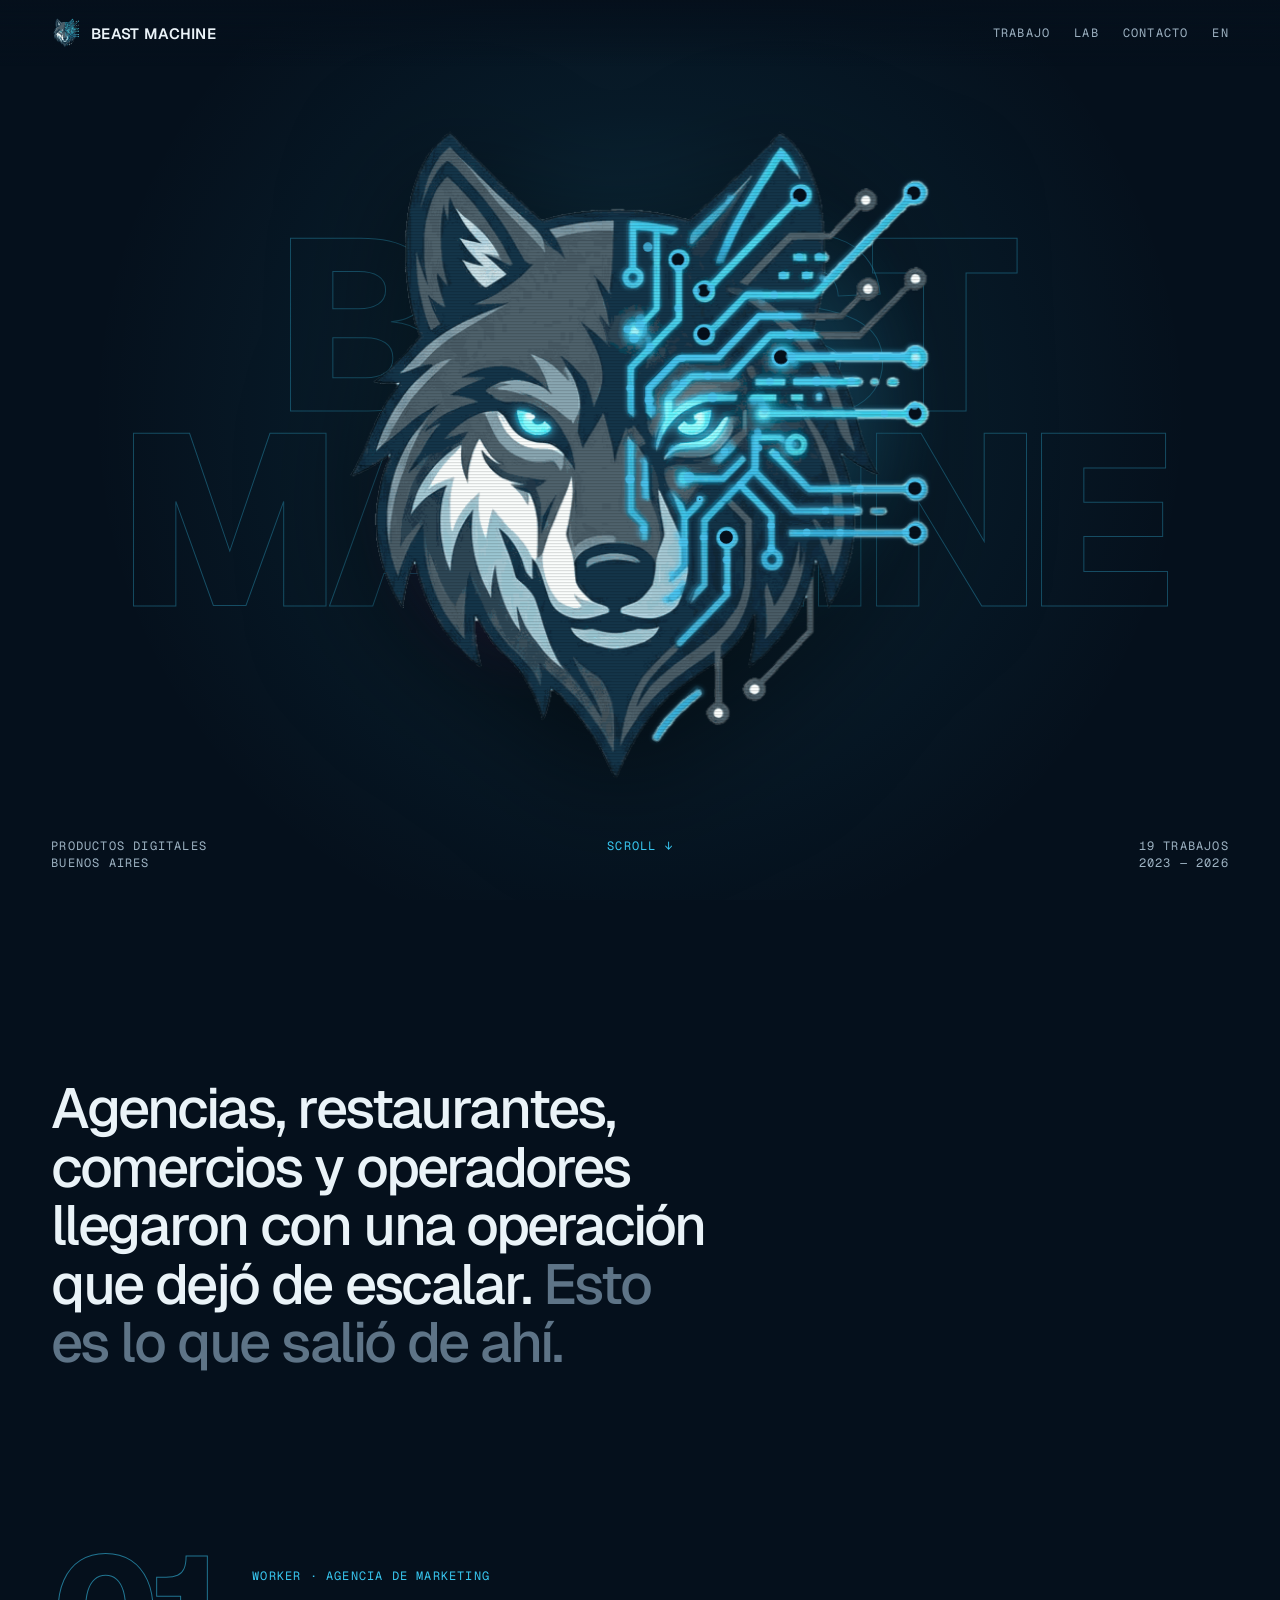
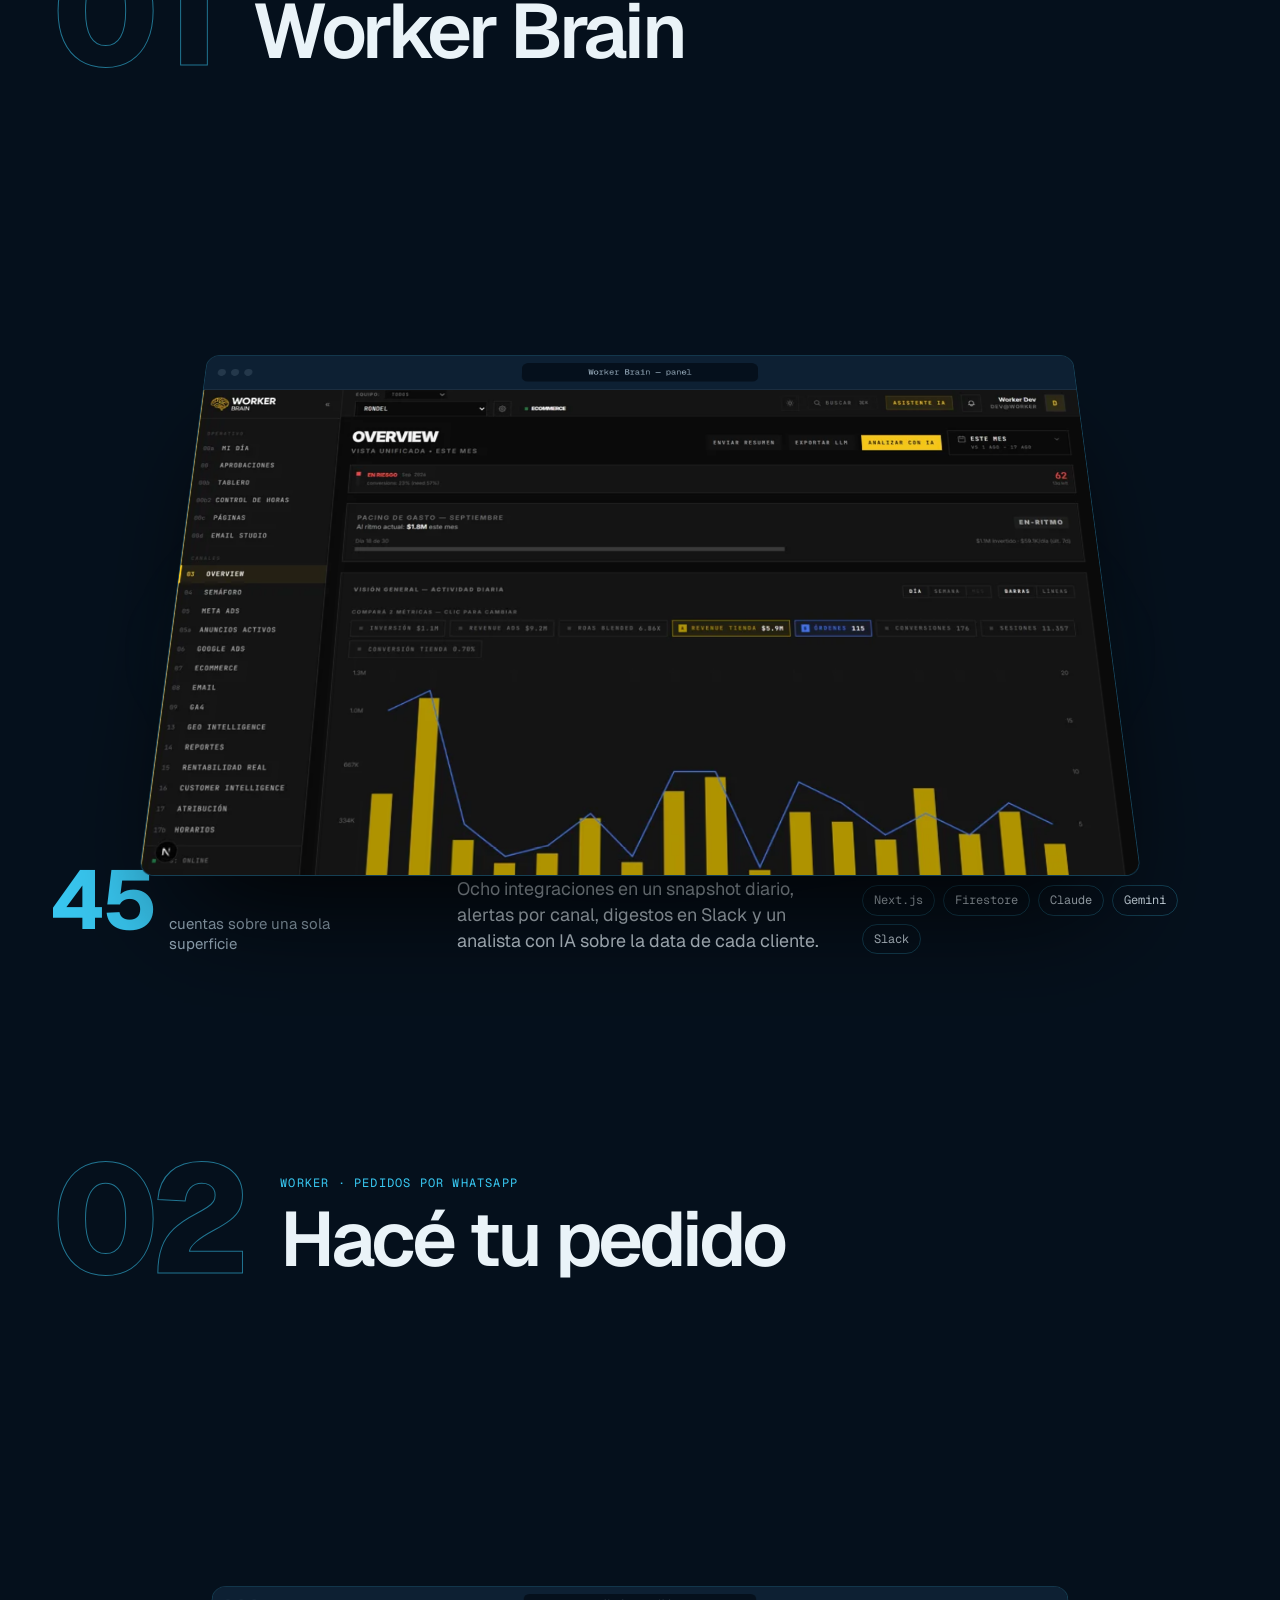
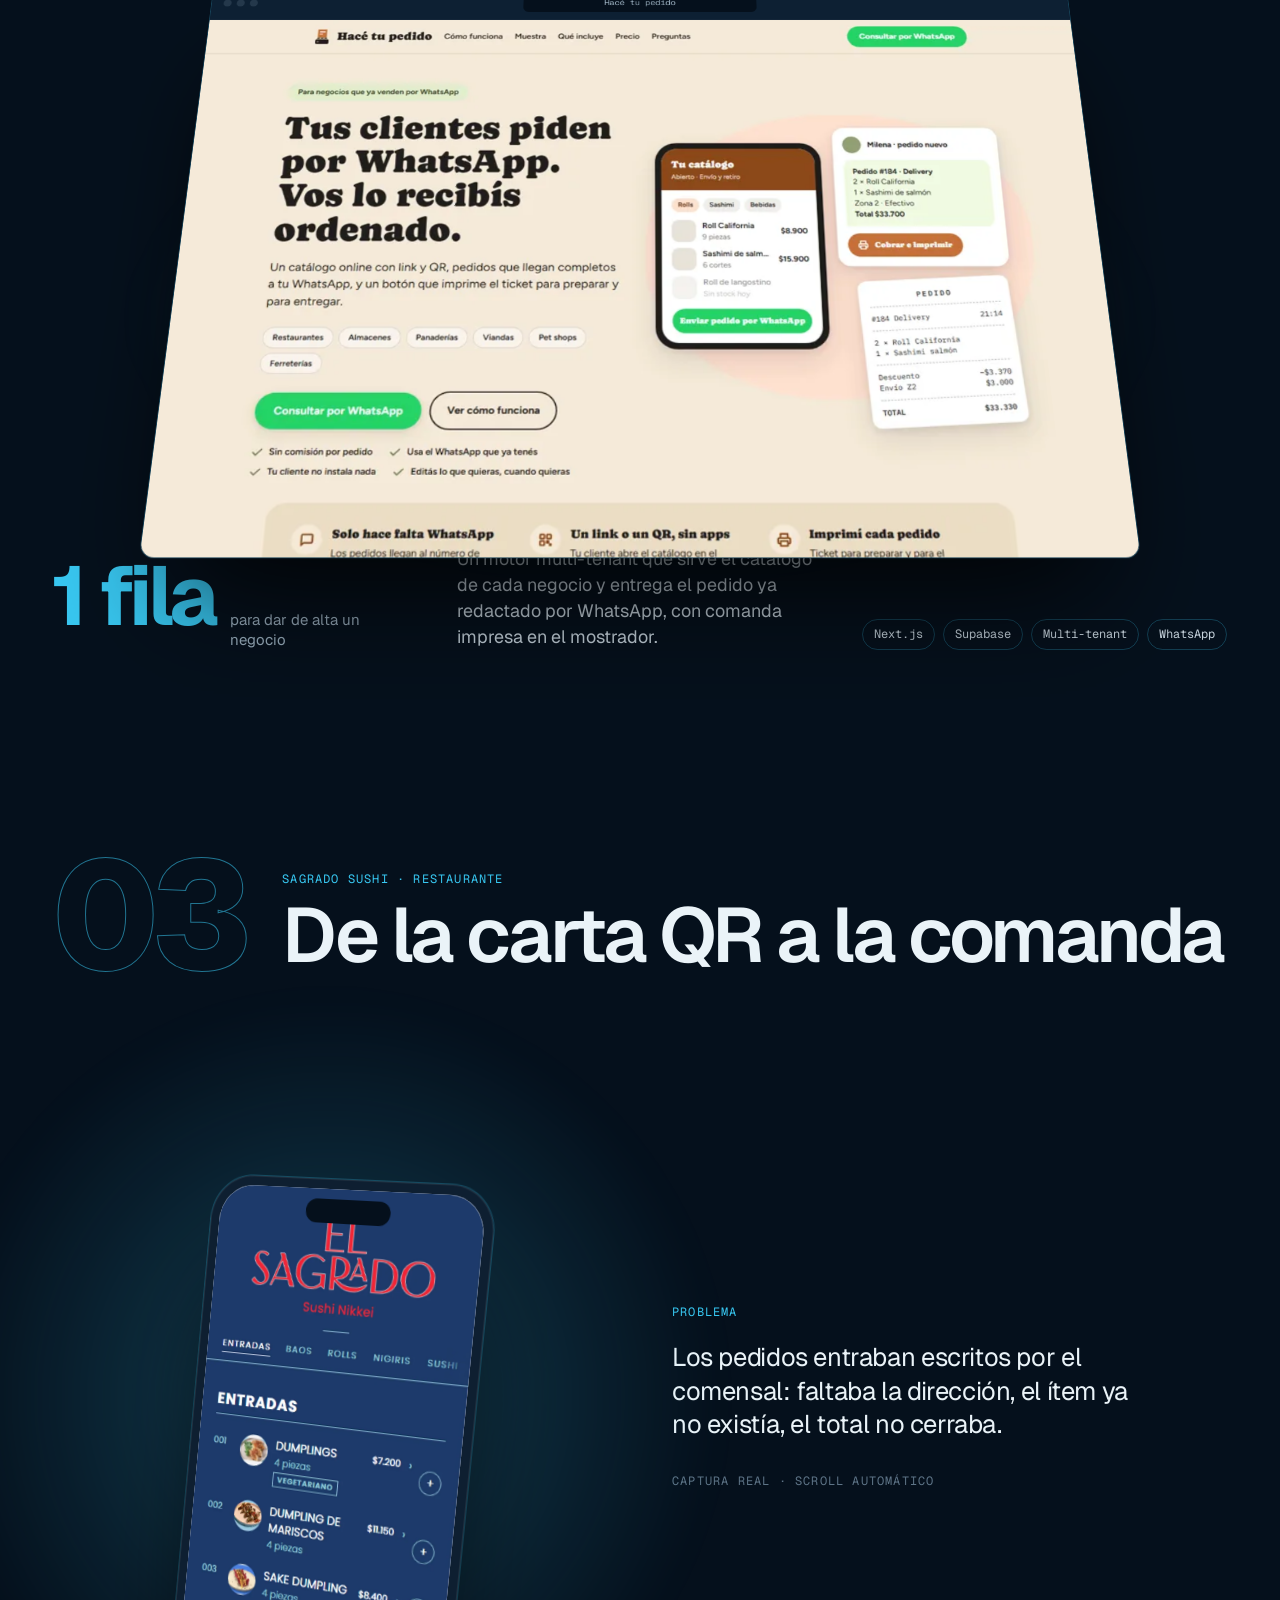
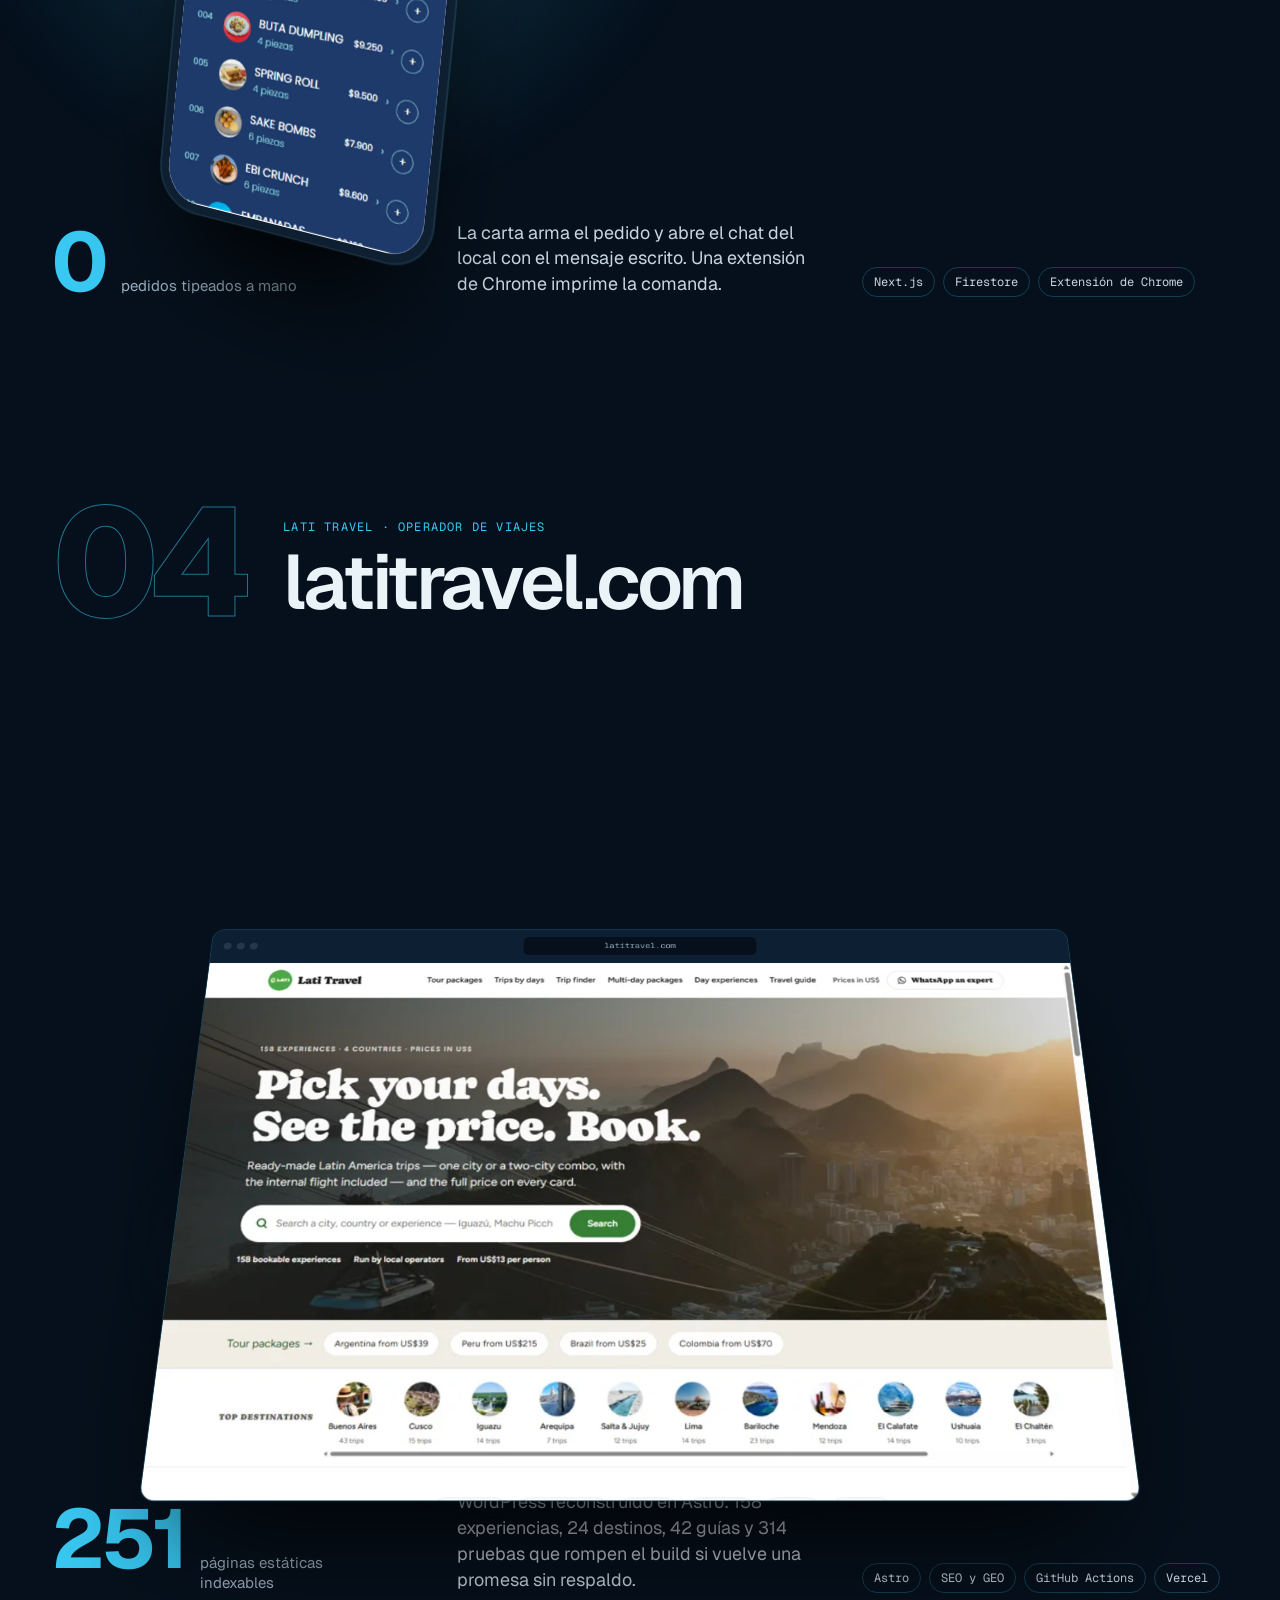
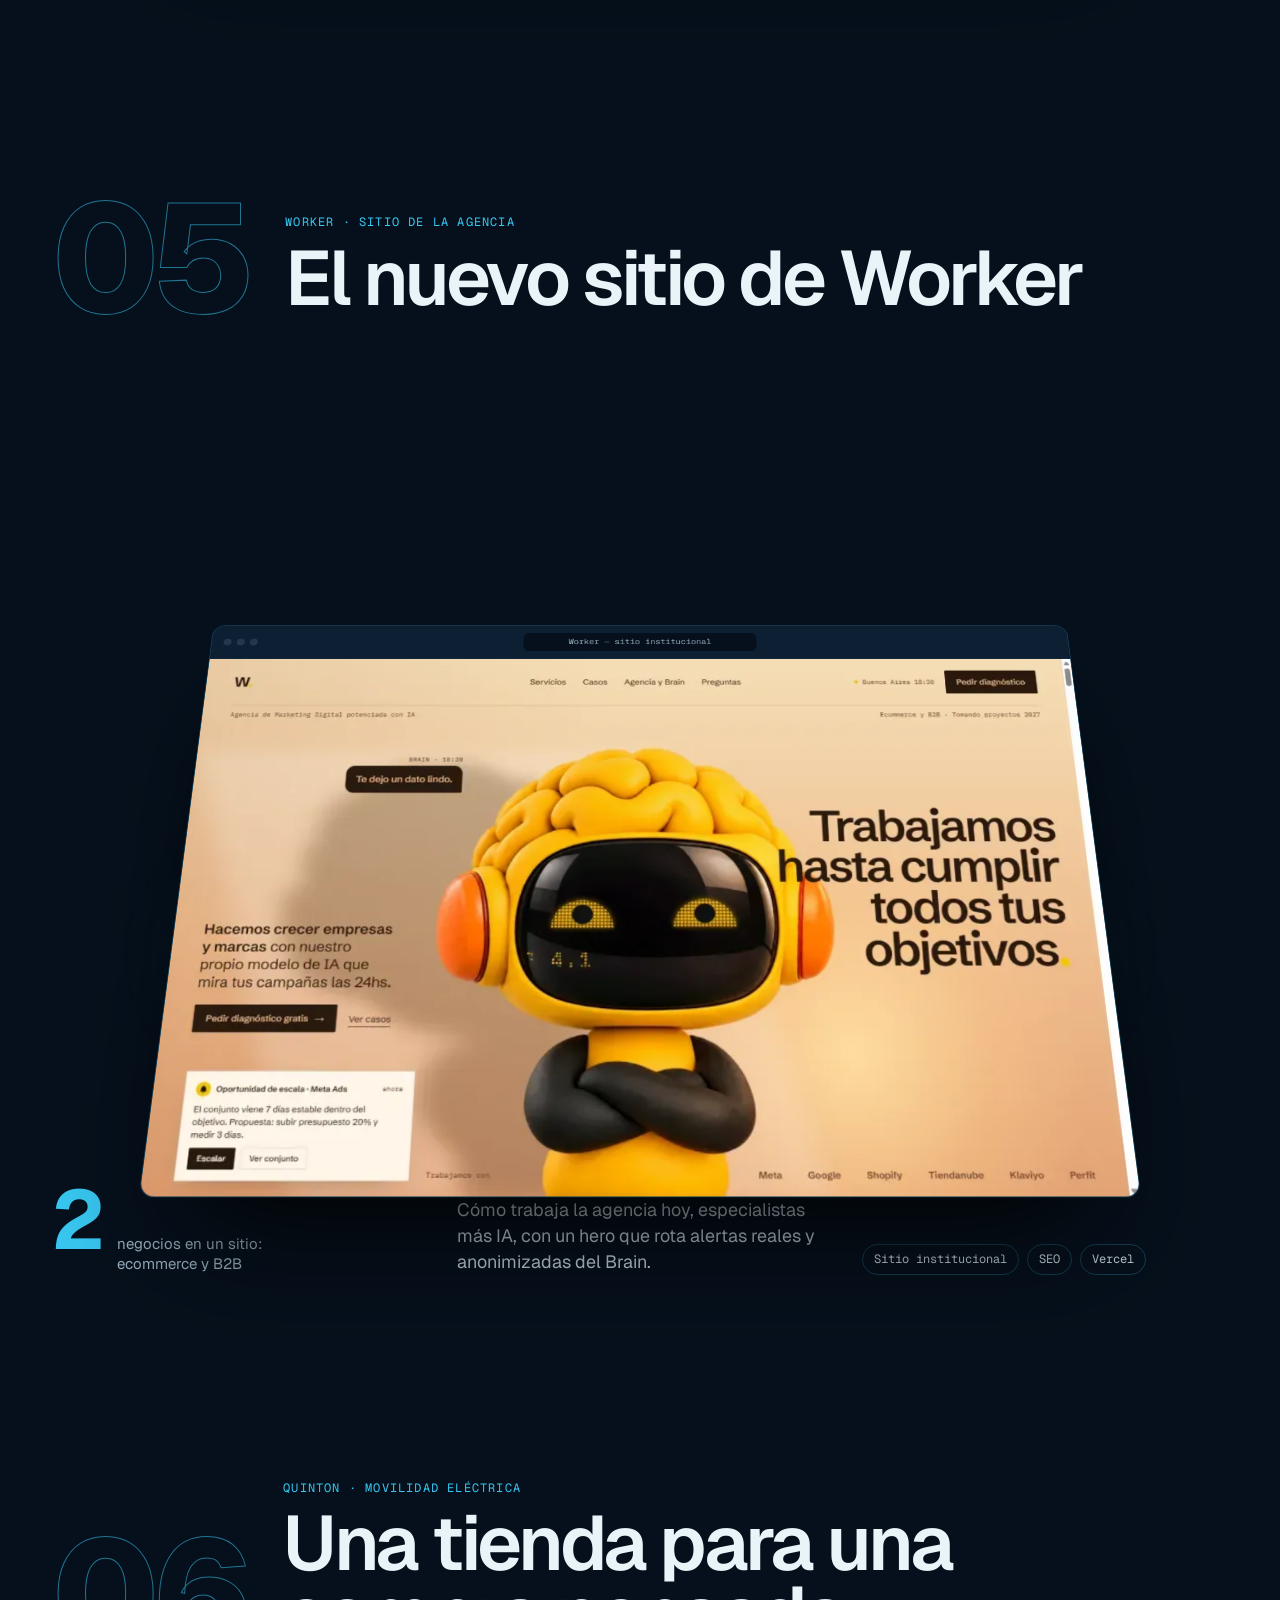
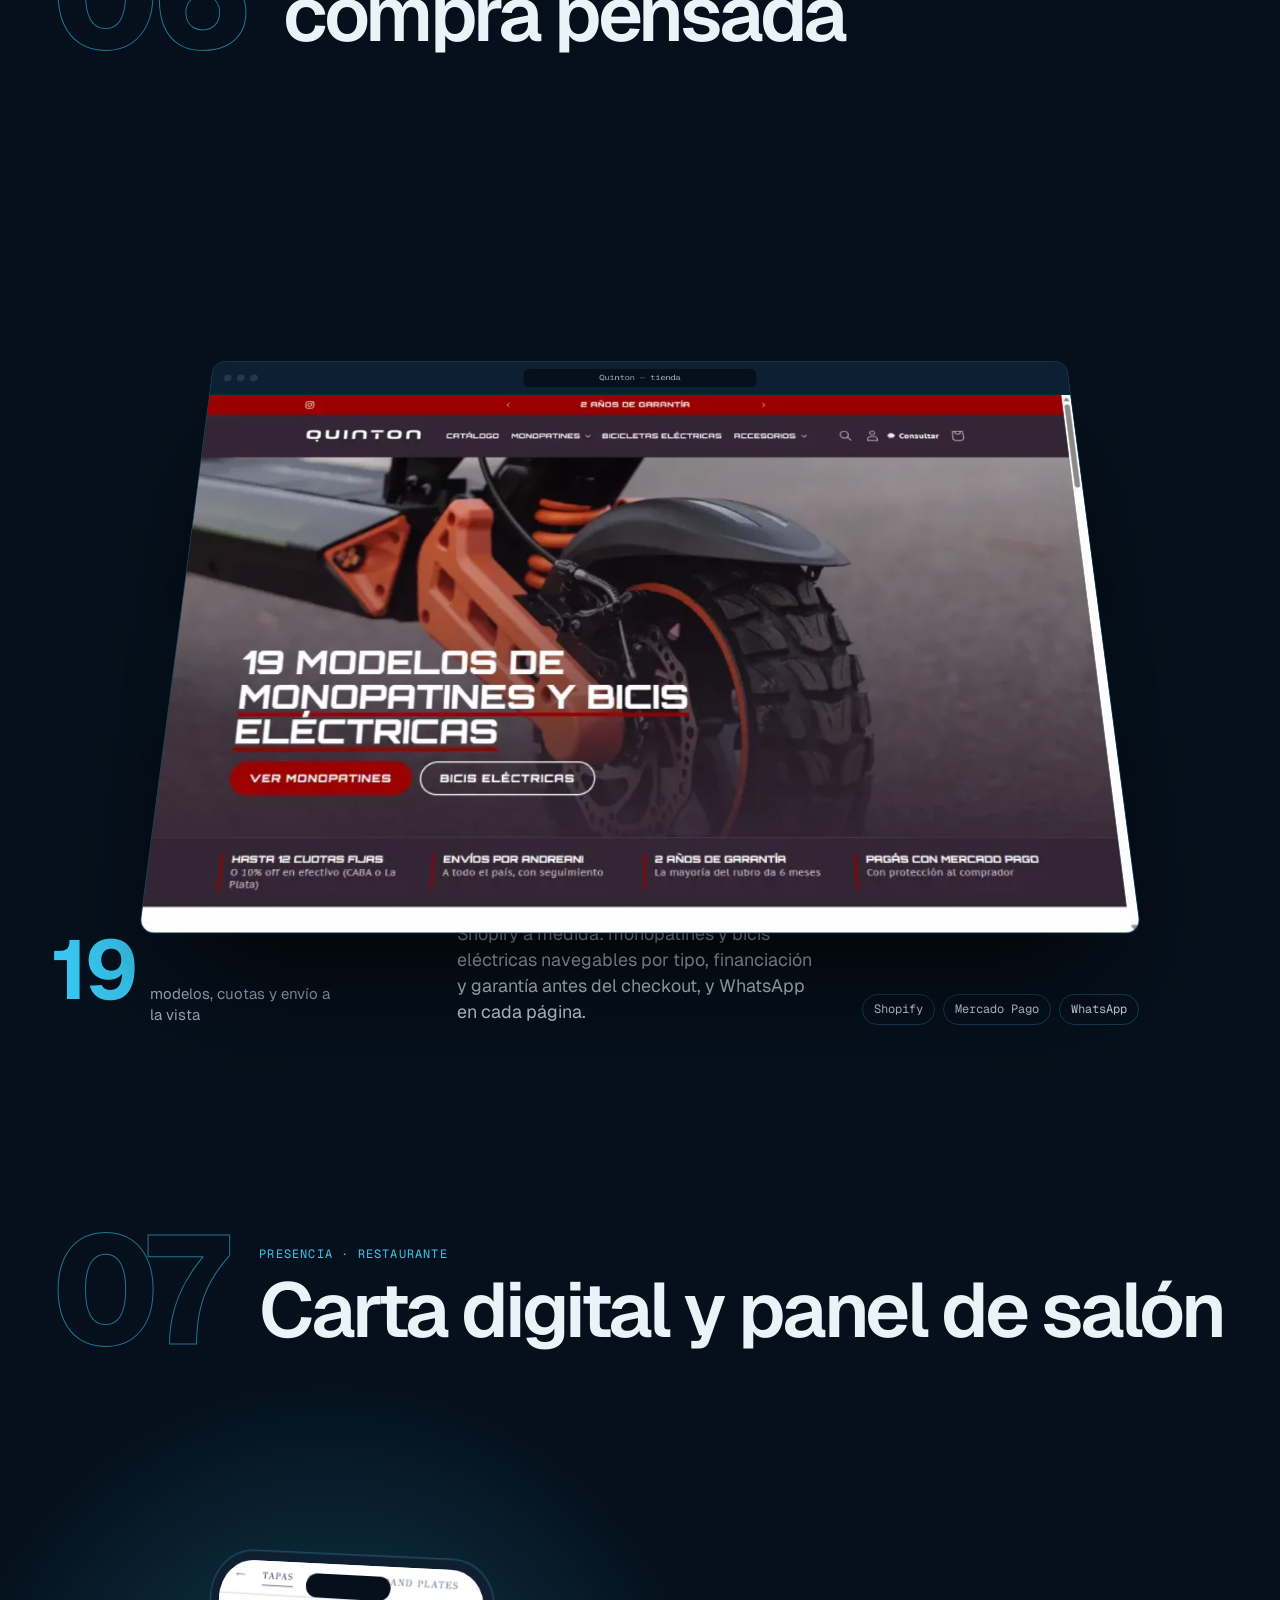
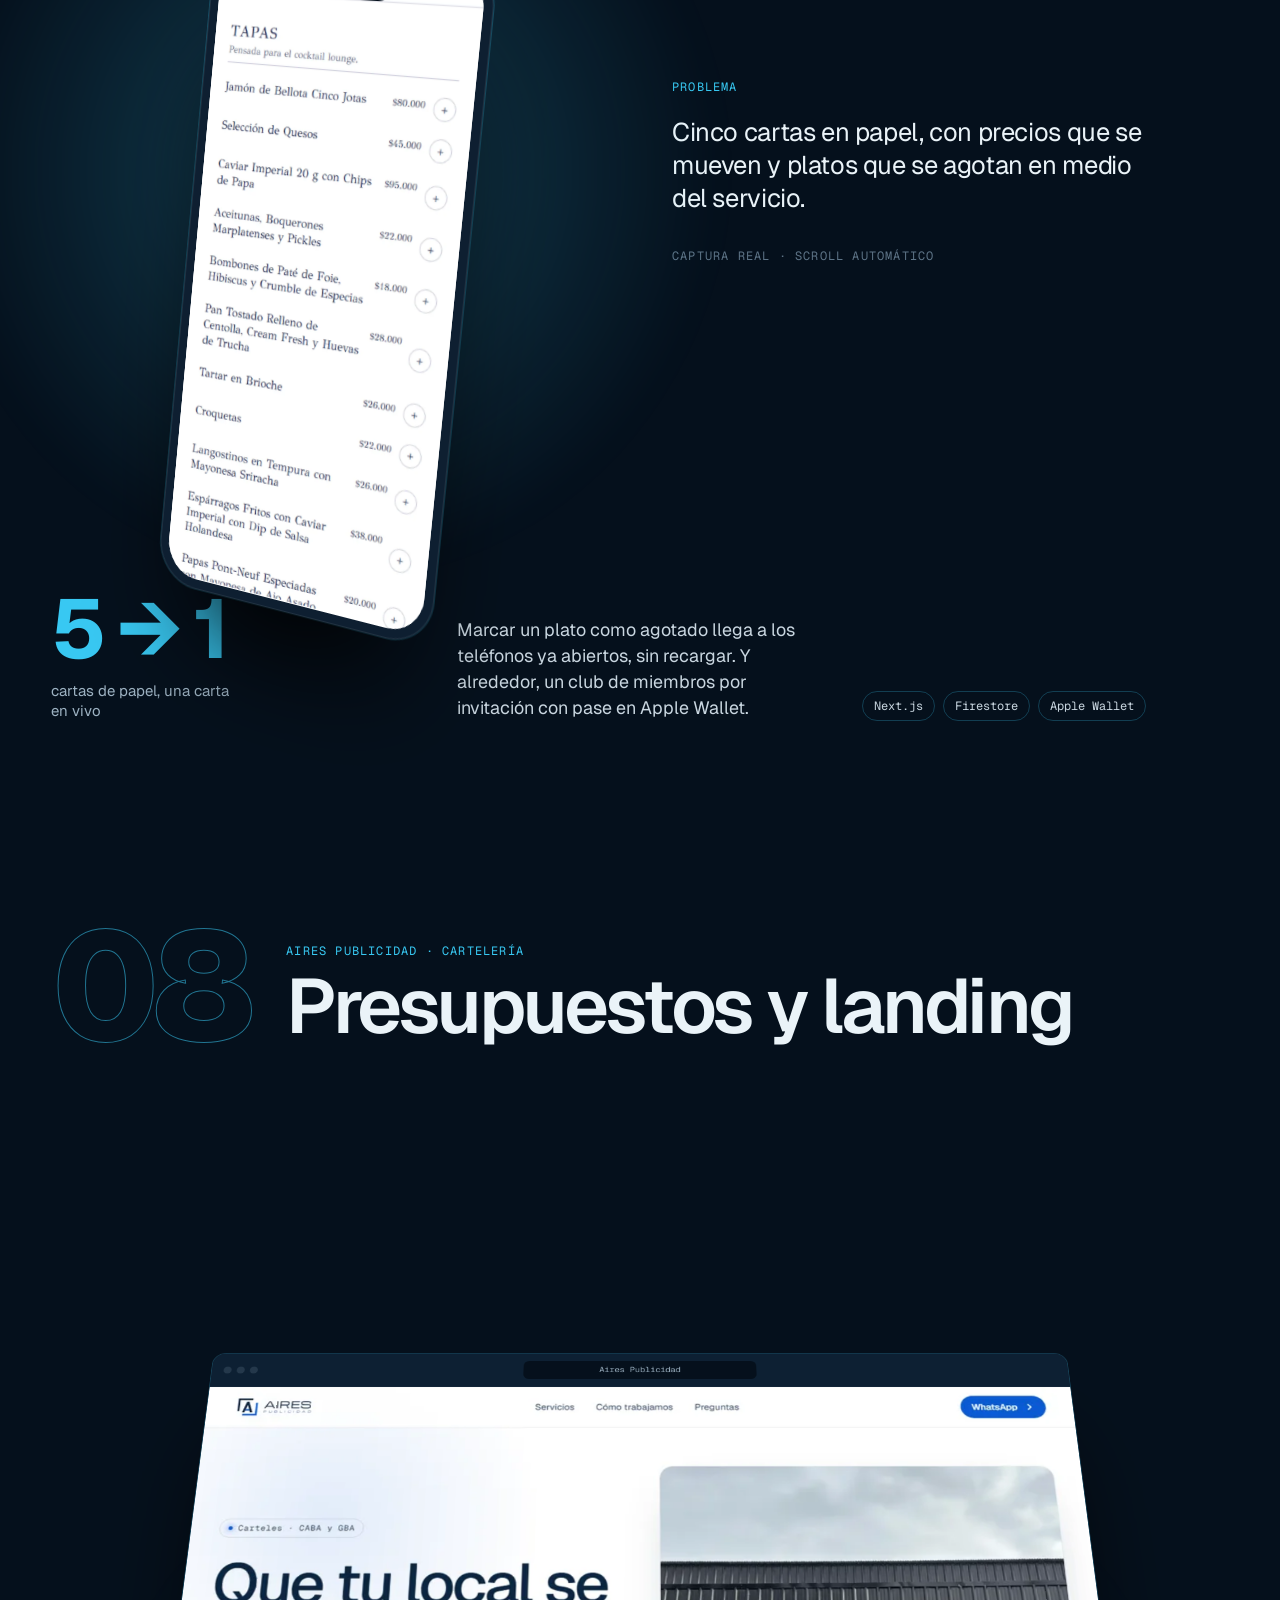
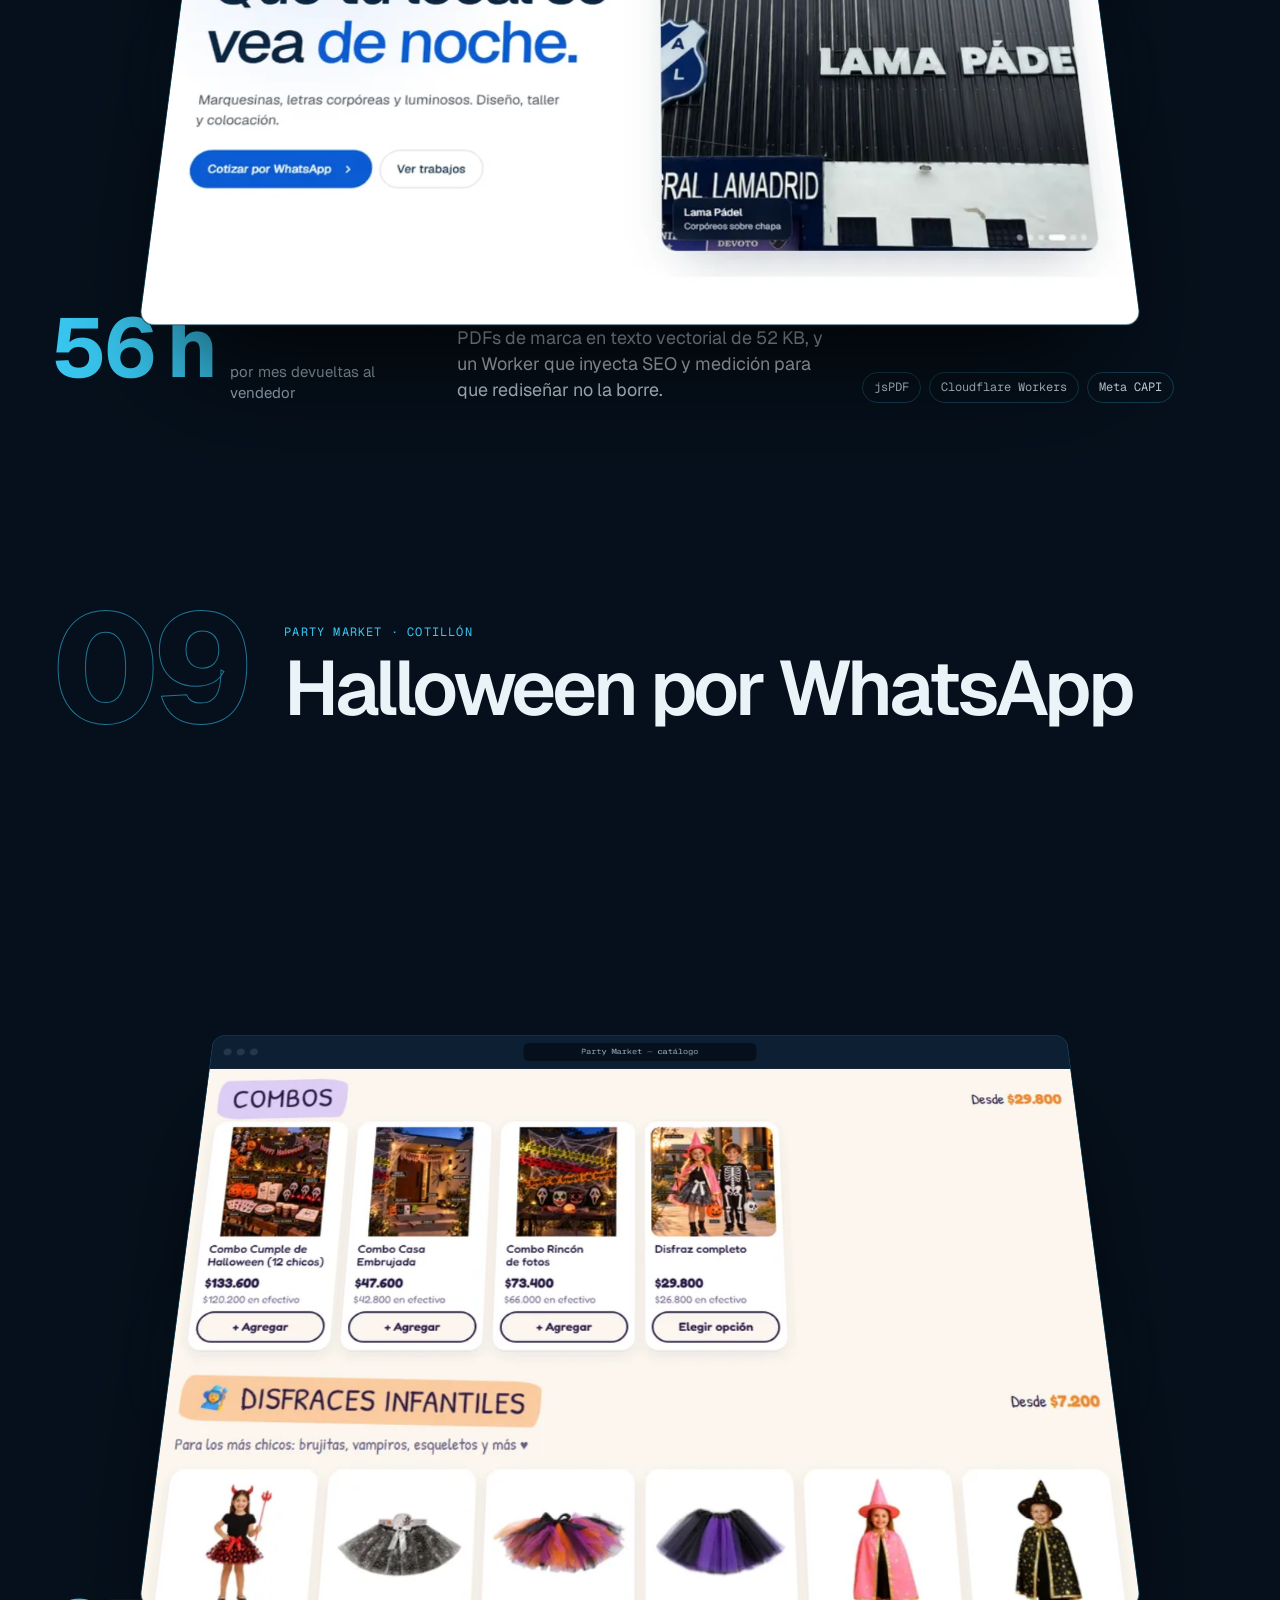
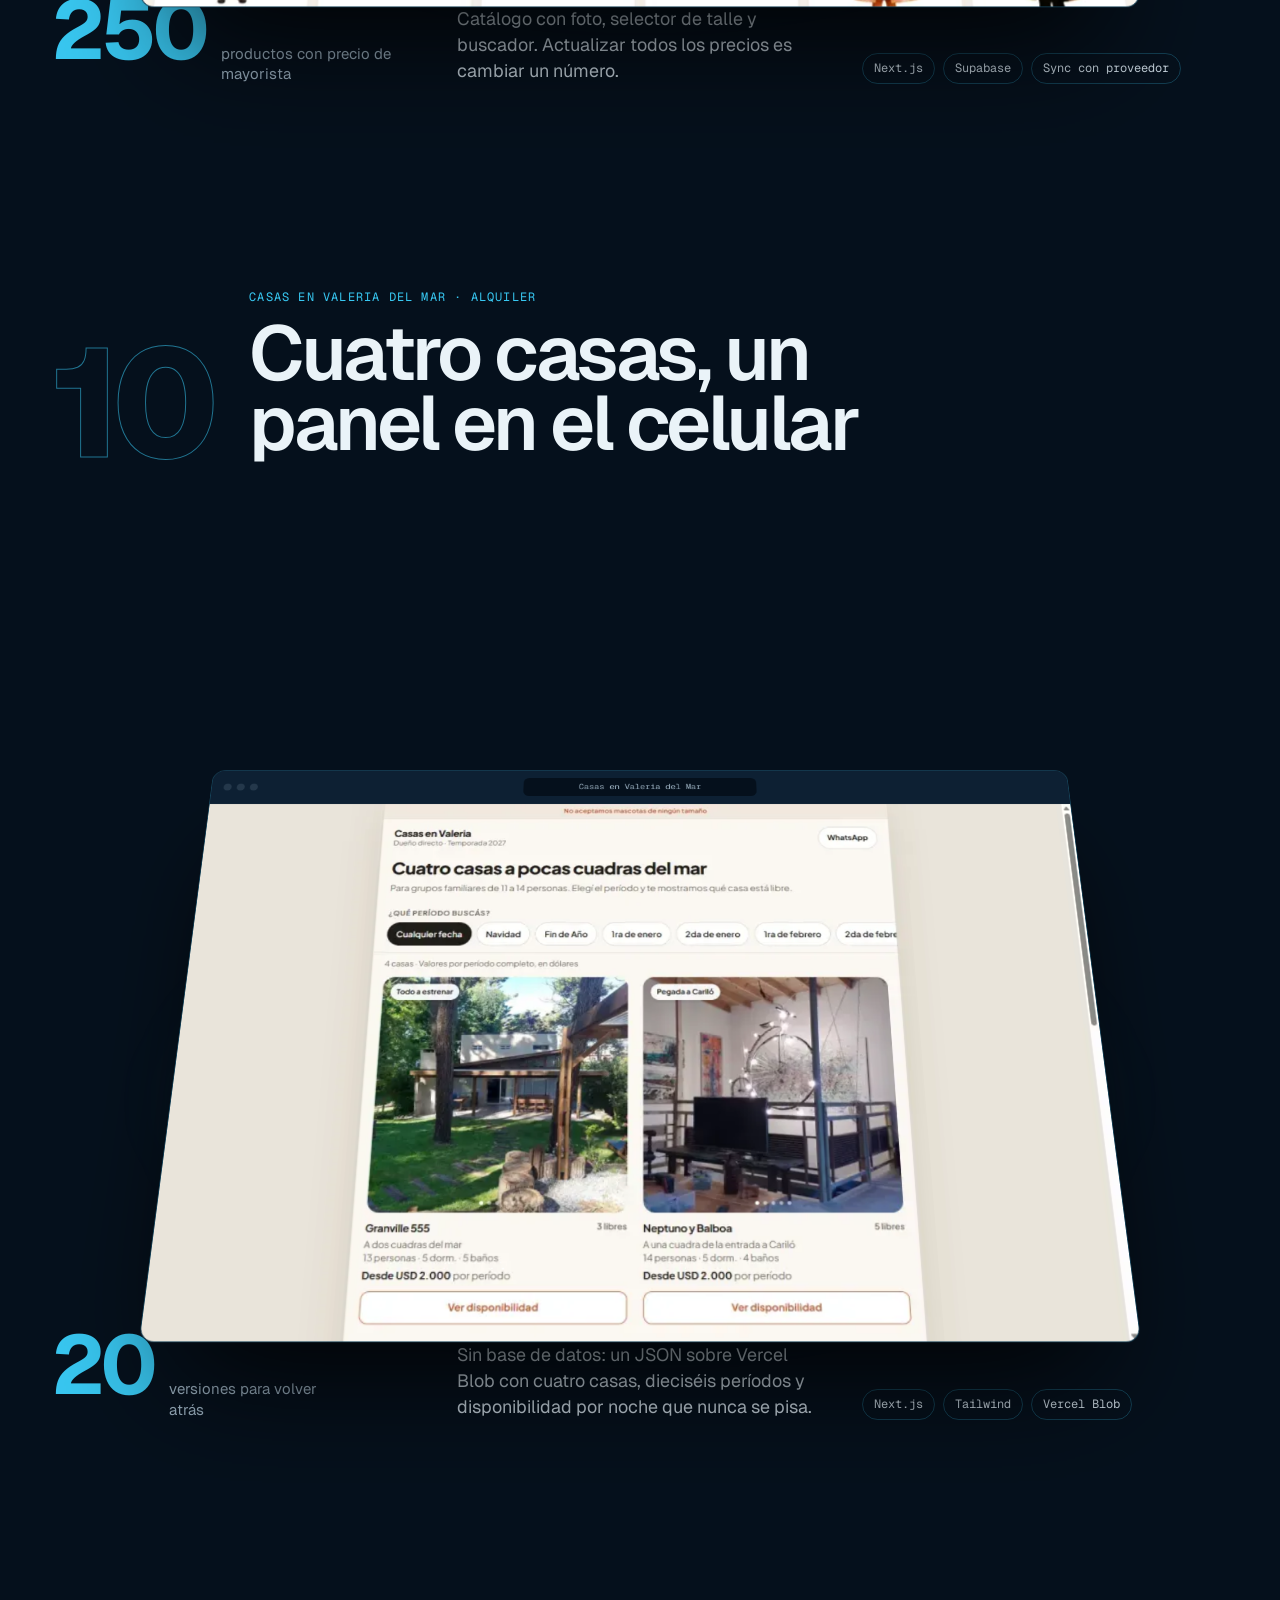
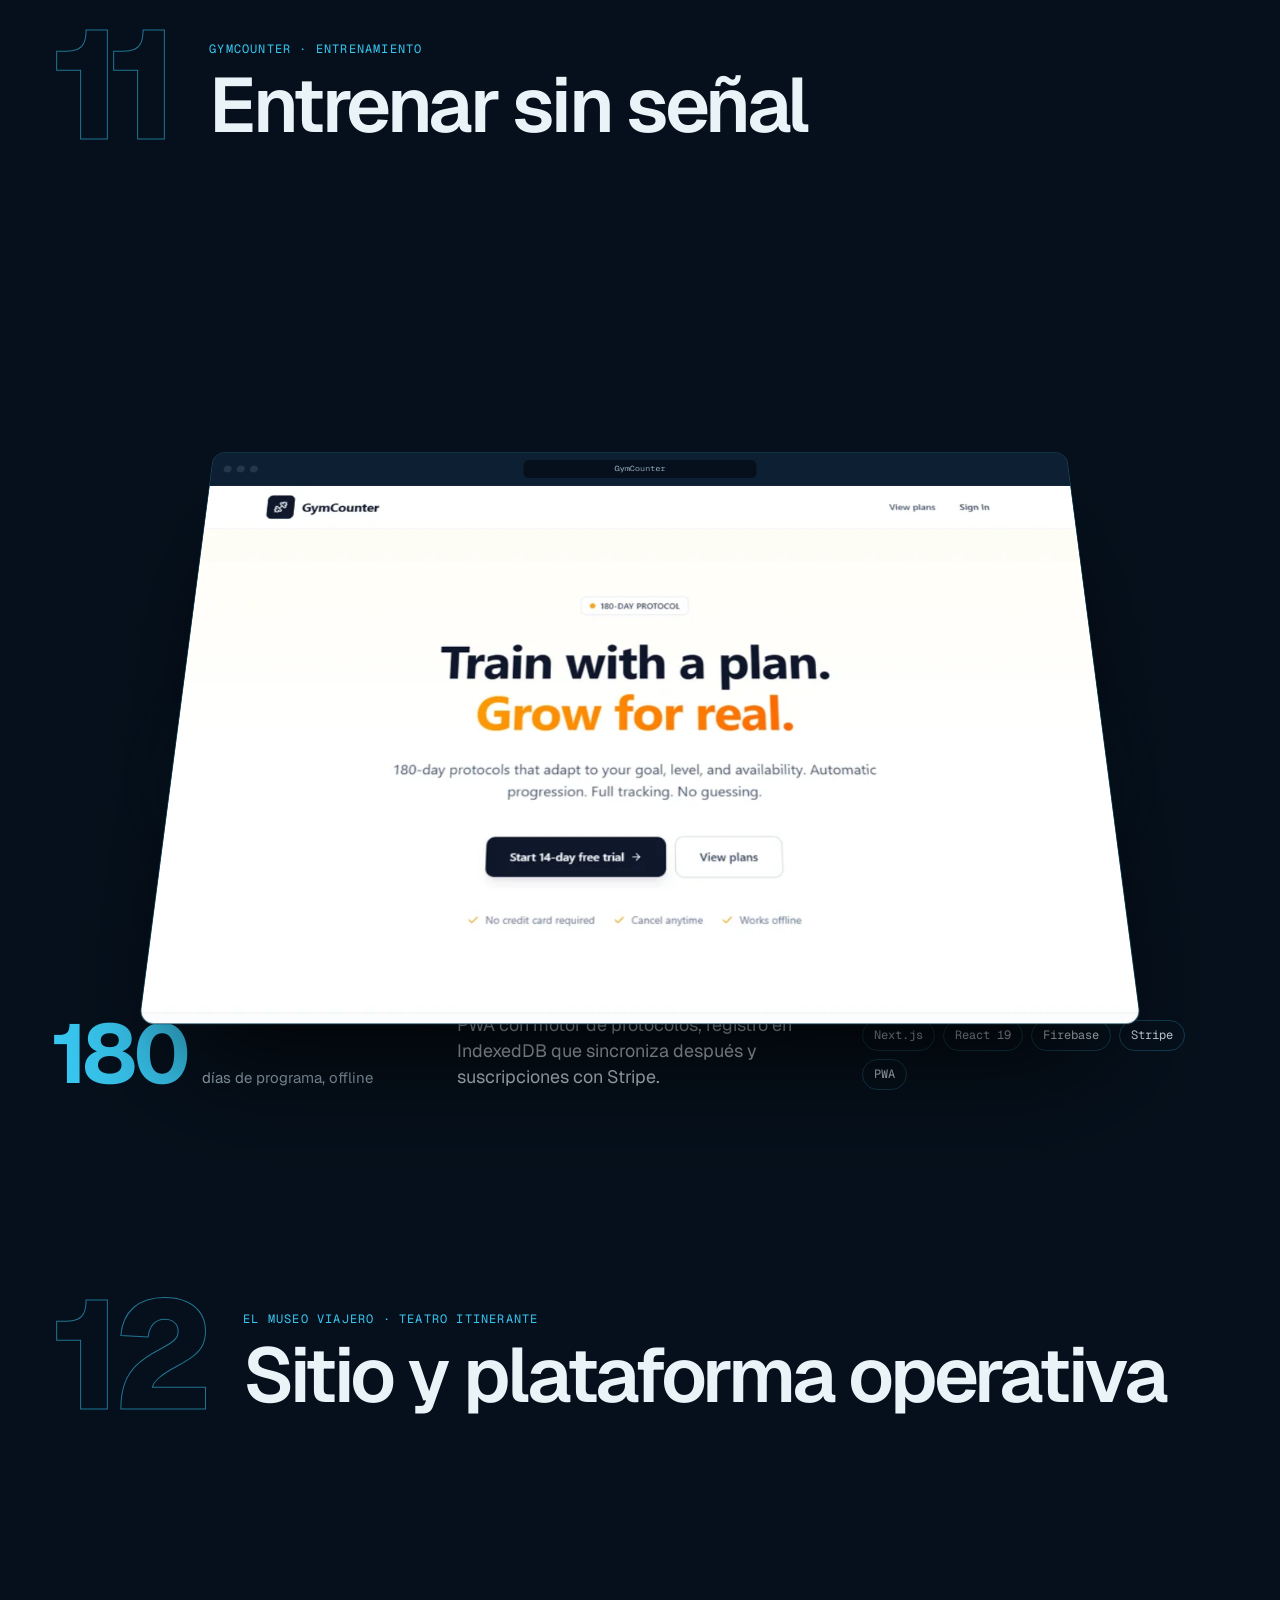
<file: es/index.html>
<!DOCTYPE html>
<html lang="es">
<head>
<meta charset="UTF-8">
<meta name="viewport" content="width=device-width, initial-scale=1">
<title>Beast Machine | Desarrollo de productos digitales en Buenos Aires</title>
<meta name="description" content="Beast Machine diseña, desarrolla y lanza productos digitales: aplicaciones móviles, plataformas web, software a medida, APIs y automatizaciones. Buenos Aires, Argentina.">
<link rel="canonical" href="https://beastmachine.space/es">
<link rel="alternate" hreflang="en" href="https://beastmachine.space/">
<link rel="alternate" hreflang="es" href="https://beastmachine.space/es">
<link rel="alternate" hreflang="x-default" href="https://beastmachine.space/">
<meta name="theme-color" content="#05101C">
<meta name="robots" content="index, follow, max-image-preview:large">

<meta property="og:type" content="website">
<meta property="og:locale" content="es_AR">
<meta property="og:locale:alternate" content="en_US">
<meta property="og:site_name" content="Beast Machine">
<meta property="og:url" content="https://beastmachine.space/es">
<meta property="og:title" content="Beast Machine | Productos digitales que escalan">
<meta property="og:description" content="Diseñamos, desarrollamos y lanzamos software para empresas y startups. Del prototipo al producto en producción.">
<meta property="og:image" content="https://beastmachine.space/assets/img/og-es.jpg">
<meta property="og:image:width" content="1200">
<meta property="og:image:height" content="630">
<meta name="twitter:card" content="summary_large_image">
<meta name="twitter:title" content="Beast Machine | Productos digitales que escalan">
<meta name="twitter:description" content="Diseñamos, desarrollamos y lanzamos software para empresas y startups.">
<meta name="twitter:image" content="https://beastmachine.space/assets/img/og-es.jpg">

<link rel="icon" href="/assets/img/favicon.ico" sizes="any">
<link rel="icon" type="image/png" sizes="32x32" href="/assets/img/favicon-32.png">
<link rel="icon" type="image/png" sizes="192x192" href="/assets/img/favicon-192.png">
<link rel="apple-touch-icon" href="/assets/img/apple-touch-icon.png">
<link rel="manifest" href="/site.webmanifest">

<link rel="preconnect" href="https://fonts.googleapis.com">
<link rel="preconnect" href="https://fonts.gstatic.com" crossorigin>
<link rel="preload" as="image" href="/assets/img/logo-front-base.png?v=6" type="image/png">
<link rel="preload" as="image" href="/assets/img/logo-front-mark.png?v=1" type="image/png">
<link rel="preload" as="image" href="/assets/img/logo-front-eyes.png?v=6" type="image/png">
<link href="https://fonts.googleapis.com/css2?family=Geist:wght@300;400;500;600;700;800&family=Geist+Mono:wght@400;500&display=swap" rel="stylesheet">
<link rel="stylesheet" href="/assets/css/style.css?v=25">
<noscript><style>[data-reveal]{opacity:1;transform:none}</style></noscript>

<script type="application/ld+json">
{
  "@context": "https://schema.org",
  "@type": "Organization",
  "name": "Beast Machine",
  "url": "https://beastmachine.space/",
  "logo": "https://beastmachine.space/assets/img/favicon-192.png",
  "image": "https://beastmachine.space/assets/img/og-es.jpg",
  "description": "Desarrollo de productos digitales: aplicaciones móviles, plataformas web, software a medida, APIs, integraciones y automatizaciones.",
  "address": {
    "@type": "PostalAddress",
    "addressLocality": "Buenos Aires",
    "addressCountry": "AR"
  },
  "contactPoint": {
    "@type": "ContactPoint",
    "telephone": "+54-9-11-3255-6383",
    "contactType": "sales",
    "availableLanguage": ["Spanish", "English"]
  }
}
</script>
</head>
<body>

<a class="skip-link" href="#trabajo">Saltar al contenido</a>

<!-- ── NAV ─────────────────────────────────────────────────────────────── -->
<header class="nav">
  <div class="wrap">
    <a href="#top" class="brand" aria-label="Beast Machine, inicio">
      <img src="/assets/img/favicon-192.png" alt="" width="30" height="30">
      <span>Beast Machine</span>
    </a>
    <nav class="nav-menu" aria-label="Navegación principal">
      <a href="#trabajo">Trabajo</a>
      <a href="#lab">Lab</a>
      <a href="#contacto">Contacto</a>
      <a href="/" hreflang="en">EN</a>
    </nav>
  </div>
</header>

<main>

  <!-- ── HERO ──────────────────────────────────────────────────────────── -->
  <section class="hero" id="top" data-hero>
    <div class="hero-glow" data-glow aria-hidden="true"></div>

    <div class="hero-words" aria-hidden="true">
      <div class="hero-word" data-hero-word>BEAST</div>
      <div class="hero-word" data-hero-word>MACHINE</div>
    </div>

    <div class="hero-stage">
      <div class="wolf" data-wolf>
        <div class="beast" data-beast>
          <div class="beast-halo"></div>
          <div class="beast-halo2"></div>
          <div class="beast-head">
            <img class="beast-base" src="/assets/img/logo-front-base.png?v=6" alt="Beast Machine" width="559" height="625">
            <img class="beast-mark" src="/assets/img/logo-front-mark.png?v=1" alt="" width="559" height="625">
            <div class="beast-mouth"><div class="beast-teeth-top"><i style="width:12%;height:100%;background:#eef6f9;clip-path:polygon(0 0,100% 0,55% 100%)"></i><i style="width:8%;height:42%;background:#dfeaee;clip-path:polygon(0 0,100% 0,50% 100%)"></i><i style="width:8%;height:36%;background:#dfeaee;clip-path:polygon(0 0,100% 0,50% 100%)"></i><i style="width:8%;height:36%;background:#dfeaee;clip-path:polygon(0 0,100% 0,50% 100%)"></i><i style="width:8%;height:42%;background:#dfeaee;clip-path:polygon(0 0,100% 0,50% 100%)"></i><i style="width:12%;height:100%;background:#eef6f9;clip-path:polygon(0 0,100% 0,45% 100%)"></i></div><div class="beast-teeth-bot"><i style="width:12%;height:100%;background:#e6f0f3;clip-path:polygon(50% 0,100% 100%,0 100%)"></i><i style="width:9%;height:45%;background:#d3e0e5;clip-path:polygon(50% 0,100% 100%,0 100%)"></i><i style="width:9%;height:40%;background:#d3e0e5;clip-path:polygon(50% 0,100% 100%,0 100%)"></i><i style="width:9%;height:45%;background:#d3e0e5;clip-path:polygon(50% 0,100% 100%,0 100%)"></i><i style="width:12%;height:100%;background:#e6f0f3;clip-path:polygon(50% 0,100% 100%,0 100%)"></i></div></div>
            <img class="beast-jaw" src="/assets/img/logo-front-mark.png?v=1" alt="" width="559" height="625">
            <img class="beast-snout" src="/assets/img/logo-front-mark.png?v=1" alt="" width="559" height="625">
            <div class="beast-svg"></div>
            <img class="beast-eyes" src="/assets/img/logo-front-eyes.png?v=6" alt="" width="559" height="625">
            <div class="beast-lid beast-lid-l"></div>
            <div class="beast-lid beast-lid-r"></div>
            <div class="beast-rgb beast-rgb-c"></div>
            <div class="beast-rgb beast-rgb-m"></div>
            <img class="beast-slice" src="/assets/img/logo-front-mark.png?v=1" alt="" width="559" height="625">
            <img class="beast-slice" src="/assets/img/logo-front-mark.png?v=1" alt="" width="559" height="625">
            <img class="beast-slice" src="/assets/img/logo-front-mark.png?v=1" alt="" width="559" height="625">
            <div class="beast-scan"></div>
          </div>
          <div class="beast-ring" style="--ring:#ff2bd6"></div>
          <div class="beast-ring" style="--ring:#4cc6f2"></div>
          <div class="beast-ring" style="--ring:#ff2bd6"></div>
        </div>
      </div>
    </div>

    <div class="hero-meta">
      <span>Productos digitales<br>Buenos Aires</span>
      <span>Scroll ↓</span>
      <span>19 trabajos<br>2023 — 2026</span>
    </div>
  </section>

  <!-- ── STATEMENT ─────────────────────────────────────────────────────── -->
  <section class="statement">
    <p data-reveal>Agencias, restaurantes, comercios y operadores llegaron con una operación que dejó de escalar. <span class="fade">Esto es lo que salió de ahí.</span></p>
  </section>

  <!-- ── WORK ──────────────────────────────────────────────────────────── -->
  <section id="trabajo">

    <article class="stage" id="brain" data-stage="01 / 13 — Worker Brain">
      <div class="stage-head" data-reveal>
        <span class="stage-num">01</span>
        <div class="stage-headings">
          <span class="stage-client">Worker · agencia de marketing</span>
          <h3 class="stage-title">Worker Brain</h3>
        </div>
      </div>
      <div class="mock">
        <div class="mock-glow" aria-hidden="true"></div>
        <div class="browser" data-scale>
          <div class="browser-bar"><span class="browser-dots"><i></i><i></i><i></i></span><span class="browser-url">Worker Brain — panel</span><span></span></div>
          <img src="/assets/img/cases/brain.webp?v=1" alt="Panel de Worker Brain con la vista unificada de canales" width="1120" height="630" loading="lazy" decoding="async">
        </div>
      </div>
      <div class="stage-foot" data-reveal>
        <div class="stage-metric"><b>45</b><span>cuentas sobre una sola superficie</span></div>
        <p class="stage-lede">Ocho integraciones en un snapshot diario, alertas por canal, digestos en Slack y un analista con IA sobre la data de cada cliente.</p>
        <ul class="stack"><li>Next.js</li><li>Firestore</li><li>Claude</li><li>Gemini</li><li>Slack</li></ul>
      </div>
    </article>

    <article class="stage" id="hacetupedido" data-stage="02 / 13 — Hacé tu pedido">
      <div class="stage-head" data-reveal>
        <span class="stage-num">02</span>
        <div class="stage-headings">
          <span class="stage-client">Worker · pedidos por WhatsApp</span>
          <h3 class="stage-title">Hacé tu pedido</h3>
        </div>
      </div>
      <div class="mock">
        <div class="mock-glow" aria-hidden="true"></div>
        <div class="browser" data-scale>
          <div class="browser-bar"><span class="browser-dots"><i></i><i></i><i></i></span><span class="browser-url">Hacé tu pedido</span><span></span></div>
          <img src="/assets/img/cases/hacetupedido.webp?v=1" alt="Landing de Hacé tu pedido" width="960" height="600" loading="lazy" decoding="async">
        </div>
      </div>
      <div class="stage-foot" data-reveal>
        <div class="stage-metric"><b>1 fila</b><span>para dar de alta un negocio</span></div>
        <p class="stage-lede">Un motor multi-tenant que sirve el catálogo de cada negocio y entrega el pedido ya redactado por WhatsApp, con comanda impresa en el mostrador.</p>
        <ul class="stack"><li>Next.js</li><li>Supabase</li><li>Multi-tenant</li><li>WhatsApp</li></ul>
      </div>
    </article>

    <article class="stage" id="sagrado" data-stage="03 / 13 — De la carta QR a la comanda">
      <div class="stage-head" data-reveal>
        <span class="stage-num">03</span>
        <div class="stage-headings">
          <span class="stage-client">Sagrado Sushi · restaurante</span>
          <h3 class="stage-title">De la carta QR a la comanda</h3>
        </div>
      </div>
      <div class="phone-row">
        <div class="phone-stage">
          <div class="phone-glow" aria-hidden="true"></div>
          <div class="phone" data-phone>
            <div class="phone-screen">
              <img data-phonescroll src="/assets/img/cases/sagrado.webp?v=2" alt="Carta de Sagrado Sushi en el celular" width="798" height="1792" loading="lazy" decoding="async">
              <div class="phone-notch" aria-hidden="true"></div>
            </div>
          </div>
        </div>
        <div class="phone-copy">
          <span class="label">Problema</span>
          <p class="problem">Los pedidos entraban escritos por el comensal: faltaba la dirección, el ítem ya no existía, el total no cerraba.</p>
          <span class="note">Captura real · scroll automático</span>
        </div>
      </div>
      <div class="stage-foot" data-reveal>
        <div class="stage-metric"><b>0</b><span>pedidos tipeados a mano</span></div>
        <p class="stage-lede">La carta arma el pedido y abre el chat del local con el mensaje escrito. Una extensión de Chrome imprime la comanda.</p>
        <ul class="stack"><li>Next.js</li><li>Firestore</li><li>Extensión de Chrome</li></ul>
      </div>
    </article>

    <article class="stage" id="lati" data-stage="04 / 13 — latitravel.com">
      <div class="stage-head" data-reveal>
        <span class="stage-num">04</span>
        <div class="stage-headings">
          <span class="stage-client">Lati Travel · operador de viajes</span>
          <h3 class="stage-title">latitravel.com</h3>
        </div>
      </div>
      <div class="mock">
        <div class="mock-glow" aria-hidden="true"></div>
        <div class="browser" data-scale>
          <div class="browser-bar"><span class="browser-dots"><i></i><i></i><i></i></span><span class="browser-url">latitravel.com</span><span></span></div>
          <img src="/assets/img/cases/lati.webp?v=1" alt="Portada de Lati Travel" width="960" height="600" loading="lazy" decoding="async">
        </div>
      </div>
      <div class="stage-foot" data-reveal>
        <div class="stage-metric"><b>251</b><span>páginas estáticas indexables</span></div>
        <p class="stage-lede">WordPress reconstruido en Astro: 158 experiencias, 24 destinos, 42 guías y 314 pruebas que rompen el build si vuelve una promesa sin respaldo.</p>
        <ul class="stack"><li>Astro</li><li>SEO y GEO</li><li>GitHub Actions</li><li>Vercel</li></ul>
      </div>
    </article>

    <article class="stage" id="worker" data-stage="05 / 13 — El nuevo sitio de Worker">
      <div class="stage-head" data-reveal>
        <span class="stage-num">05</span>
        <div class="stage-headings">
          <span class="stage-client">Worker · sitio de la agencia</span>
          <h3 class="stage-title">El nuevo sitio de Worker</h3>
        </div>
      </div>
      <div class="mock">
        <div class="mock-glow" aria-hidden="true"></div>
        <div class="browser" data-scale>
          <div class="browser-bar"><span class="browser-dots"><i></i><i></i><i></i></span><span class="browser-url">Worker — sitio institucional</span><span></span></div>
          <img src="/assets/img/cases/worker.webp?v=1" alt="Portada del nuevo sitio de Worker" width="960" height="600" loading="lazy" decoding="async">
        </div>
      </div>
      <div class="stage-foot" data-reveal>
        <div class="stage-metric"><b>2</b><span>negocios en un sitio: ecommerce y B2B</span></div>
        <p class="stage-lede">Cómo trabaja la agencia hoy, especialistas más IA, con un hero que rota alertas reales y anonimizadas del Brain.</p>
        <ul class="stack"><li>Sitio institucional</li><li>SEO</li><li>Vercel</li></ul>
      </div>
    </article>

    <article class="stage" id="quinton" data-stage="06 / 13 — Una tienda para una compra pensada">
      <div class="stage-head" data-reveal>
        <span class="stage-num">06</span>
        <div class="stage-headings">
          <span class="stage-client">Quinton · movilidad eléctrica</span>
          <h3 class="stage-title">Una tienda para una compra pensada</h3>
        </div>
      </div>
      <div class="mock">
        <div class="mock-glow" aria-hidden="true"></div>
        <div class="browser" data-scale>
          <div class="browser-bar"><span class="browser-dots"><i></i><i></i><i></i></span><span class="browser-url">Quinton — tienda</span><span></span></div>
          <img src="/assets/img/cases/quinton.webp?v=1" alt="Portada de la tienda Quinton" width="960" height="600" loading="lazy" decoding="async">
        </div>
      </div>
      <div class="stage-foot" data-reveal>
        <div class="stage-metric"><b>19</b><span>modelos, cuotas y envío a la vista</span></div>
        <p class="stage-lede">Shopify a medida: monopatines y bicis eléctricas navegables por tipo, financiación y garantía antes del checkout, y WhatsApp en cada página.</p>
        <ul class="stack"><li>Shopify</li><li>Mercado Pago</li><li>WhatsApp</li></ul>
      </div>
    </article>

    <article class="stage" id="presencia" data-stage="07 / 13 — Carta digital y panel de salón">
      <div class="stage-head" data-reveal>
        <span class="stage-num">07</span>
        <div class="stage-headings">
          <span class="stage-client">Presencia · restaurante</span>
          <h3 class="stage-title">Carta digital y panel de salón</h3>
        </div>
      </div>
      <div class="phone-row">
        <div class="phone-stage">
          <div class="phone-glow" aria-hidden="true"></div>
          <div class="phone" data-phone>
            <div class="phone-screen">
              <img data-phonescroll src="/assets/img/cases/presencia.webp?v=2" alt="Carta de Presencia en el celular" width="798" height="1792" loading="lazy" decoding="async">
              <div class="phone-notch" aria-hidden="true"></div>
            </div>
          </div>
        </div>
        <div class="phone-copy">
          <span class="label">Problema</span>
          <p class="problem">Cinco cartas en papel, con precios que se mueven y platos que se agotan en medio del servicio.</p>
          <span class="note">Captura real · scroll automático</span>
        </div>
      </div>
      <div class="stage-foot" data-reveal>
        <div class="stage-metric"><b>5 → 1</b><span>cartas de papel, una carta en vivo</span></div>
        <p class="stage-lede">Marcar un plato como agotado llega a los teléfonos ya abiertos, sin recargar. Y alrededor, un club de miembros por invitación con pase en Apple Wallet.</p>
        <ul class="stack"><li>Next.js</li><li>Firestore</li><li>Apple Wallet</li></ul>
      </div>
    </article>

    <article class="stage" id="aires" data-stage="08 / 13 — Presupuestos y landing">
      <div class="stage-head" data-reveal>
        <span class="stage-num">08</span>
        <div class="stage-headings">
          <span class="stage-client">Aires Publicidad · cartelería</span>
          <h3 class="stage-title">Presupuestos y landing</h3>
        </div>
      </div>
      <div class="mock">
        <div class="mock-glow" aria-hidden="true"></div>
        <div class="browser" data-scale>
          <div class="browser-bar"><span class="browser-dots"><i></i><i></i><i></i></span><span class="browser-url">Aires Publicidad</span><span></span></div>
          <img src="/assets/img/cases/aires.webp?v=2" alt="Home de Aires Publicidad" width="960" height="600" loading="lazy" decoding="async">
        </div>
      </div>
      <div class="stage-foot" data-reveal>
        <div class="stage-metric"><b>56 h</b><span>por mes devueltas al vendedor</span></div>
        <p class="stage-lede">PDFs de marca en texto vectorial de 52 KB, y un Worker que inyecta SEO y medición para que rediseñar no la borre.</p>
        <ul class="stack"><li>jsPDF</li><li>Cloudflare Workers</li><li>Meta CAPI</li></ul>
      </div>
    </article>

    <article class="stage" id="partymarket" data-stage="09 / 13 — Halloween por WhatsApp">
      <div class="stage-head" data-reveal>
        <span class="stage-num">09</span>
        <div class="stage-headings">
          <span class="stage-client">Party Market · cotillón</span>
          <h3 class="stage-title">Halloween por WhatsApp</h3>
        </div>
      </div>
      <div class="mock">
        <div class="mock-glow" aria-hidden="true"></div>
        <div class="browser" data-scale>
          <div class="browser-bar"><span class="browser-dots"><i></i><i></i><i></i></span><span class="browser-url">Party Market — catálogo</span><span></span></div>
          <img src="/assets/img/cases/partymarket.webp?v=2" alt="Catálogo de Party Market" width="960" height="600" loading="lazy" decoding="async">
        </div>
      </div>
      <div class="stage-foot" data-reveal>
        <div class="stage-metric"><b>250</b><span>productos con precio de mayorista</span></div>
        <p class="stage-lede">Catálogo con foto, selector de talle y buscador. Actualizar todos los precios es cambiar un número.</p>
        <ul class="stack"><li>Next.js</li><li>Supabase</li><li>Sync con proveedor</li></ul>
      </div>
    </article>

    <article class="stage" id="casas" data-stage="10 / 13 — Cuatro casas, un panel en el celular">
      <div class="stage-head" data-reveal>
        <span class="stage-num">10</span>
        <div class="stage-headings">
          <span class="stage-client">Casas en Valeria del Mar · alquiler</span>
          <h3 class="stage-title">Cuatro casas, un panel en el celular</h3>
        </div>
      </div>
      <div class="mock">
        <div class="mock-glow" aria-hidden="true"></div>
        <div class="browser" data-scale>
          <div class="browser-bar"><span class="browser-dots"><i></i><i></i><i></i></span><span class="browser-url">Casas en Valeria del Mar</span><span></span></div>
          <img src="/assets/img/cases/casas-valeria.webp?v=1" alt="Portada de Casas en Valeria del Mar" width="960" height="600" loading="lazy" decoding="async">
        </div>
      </div>
      <div class="stage-foot" data-reveal>
        <div class="stage-metric"><b>20</b><span>versiones para volver atrás</span></div>
        <p class="stage-lede">Sin base de datos: un JSON sobre Vercel Blob con cuatro casas, dieciséis períodos y disponibilidad por noche que nunca se pisa.</p>
        <ul class="stack"><li>Next.js</li><li>Tailwind</li><li>Vercel Blob</li></ul>
      </div>
    </article>

    <article class="stage" id="gymcounter" data-stage="11 / 13 — Entrenar sin señal">
      <div class="stage-head" data-reveal>
        <span class="stage-num">11</span>
        <div class="stage-headings">
          <span class="stage-client">GymCounter · entrenamiento</span>
          <h3 class="stage-title">Entrenar sin señal</h3>
        </div>
      </div>
      <div class="mock">
        <div class="mock-glow" aria-hidden="true"></div>
        <div class="browser" data-scale>
          <div class="browser-bar"><span class="browser-dots"><i></i><i></i><i></i></span><span class="browser-url">GymCounter</span><span></span></div>
          <img src="/assets/img/cases/gymcounter.webp?v=2" alt="Portada de GymCounter" width="960" height="600" loading="lazy" decoding="async">
        </div>
      </div>
      <div class="stage-foot" data-reveal>
        <div class="stage-metric"><b>180</b><span>días de programa, offline</span></div>
        <p class="stage-lede">PWA con motor de protocolos, registro en IndexedDB que sincroniza después y suscripciones con Stripe.</p>
        <ul class="stack"><li>Next.js</li><li>React 19</li><li>Firebase</li><li>Stripe</li><li>PWA</li></ul>
      </div>
    </article>

    <article class="stage" id="museo" data-stage="12 / 13 — Sitio y plataforma operativa">
      <div class="stage-head" data-reveal>
        <span class="stage-num">12</span>
        <div class="stage-headings">
          <span class="stage-client">El Museo Viajero · teatro itinerante</span>
          <h3 class="stage-title">Sitio y plataforma operativa</h3>
        </div>
      </div>
      <div class="mock">
        <div class="mock-glow" aria-hidden="true"></div>
        <div class="browser" data-scale>
          <div class="browser-bar"><span class="browser-dots"><i></i><i></i><i></i></span><span class="browser-url">El Museo Viajero</span><span></span></div>
          <img src="/assets/img/cases/museo.webp?v=1" alt="Portada de El Museo Viajero" width="960" height="600" loading="lazy" decoding="async">
        </div>
      </div>
      <div class="stage-foot" data-reveal>
        <div class="stage-metric"><b>0</b><span>planillas para armar una temporada</span></div>
        <p class="stage-lede">Cartelera pública, material por suscripción, y detrás: calendario, reservas, asistencia y liquidaciones.</p>
        <ul class="stack"><li>Next.js</li><li>React</li><li>Firestore</li></ul>
      </div>
    </article>

    <article class="stage" id="alko" data-stage="13 / 13 — Un catálogo que el cliente edita solo">
      <div class="stage-head" data-reveal>
        <span class="stage-num">13</span>
        <div class="stage-headings">
          <span class="stage-client">Alko · materiales eléctricos</span>
          <h3 class="stage-title">Un catálogo que el cliente edita solo</h3>
        </div>
      </div>
      <div class="mock">
        <div class="mock-glow" aria-hidden="true"></div>
        <div class="browser" data-scale>
          <div class="browser-bar"><span class="browser-dots"><i></i><i></i><i></i></span><span class="browser-url">Alko — marcas</span><span></span></div>
          <img src="/assets/img/cases/alko.webp?v=1" alt="Marcas que distribuye Alko" width="960" height="600" loading="lazy" decoding="async">
        </div>
      </div>
      <div class="stage-foot" data-reveal>
        <div class="stage-metric"><b>45</b><span>marcas y 26 líneas desde una planilla</span></div>
        <p class="stage-lede">Un distribuidor desde 1977 sin sitio propio: cuatro páginas generadas por scripts y 36 textos que el cliente cambia sin republicar.</p>
        <ul class="stack"><li>Go High Level</li><li>Node</li><li>Custom Values</li></ul>
      </div>
    </article>

  </section>

  <!-- ── LAB ───────────────────────────────────────────────────────────── -->
  <section class="lab" id="lab">
    <div class="lab-head" data-reveal>
      <h2 class="lab-title">Lab<span>.</span></h2>
      <p>Herramientas internas, IA y la infraestructura que no se ve en una captura.</p>
    </div>
    <div class="lab-grid">
      <div class="lab-cell" data-reveal>
        <span class="lab-client">Presencia · club</span>
        <span class="lab-metric">0</span>
        <span class="lab-metric-label">logins: el link es la credencial</span>
        <h3>Un club por invitación</h3>
        <p>Nominaciones, ediciones, lista de puerta con check-in y pase firmado en Apple Wallet.</p>
      </div>
      <div class="lab-cell" data-reveal>
        <span class="lab-client">Worker · operación</span>
        <span class="lab-metric">89</span>
        <span class="lab-metric-label">documentos + memoria por cliente</span>
        <h3>Banco de trabajo con IA</h3>
        <p>La IA arranca con el contexto de un solo cliente. Nada se mezcla con el siguiente.</p>
      </div>
      <div class="lab-cell" data-reveal>
        <span class="lab-client">Worker · ingeniería</span>
        <span class="lab-metric">1</span>
        <span class="lab-metric-label">framework, todos los repos</span>
        <h3>Gates para código escrito con IA</h3>
        <p>Secretos, push bloqueante, análisis estático. La calidad solo puede subir.</p>
      </div>
      <div class="lab-cell" data-reveal>
        <span class="lab-client">Worker · ecommerce</span>
        <span class="lab-metric">100%</span>
        <span class="lab-metric-label">de los cambios reversibles</span>
        <h3>Shopify y TiendaNube en lenguaje normal</h3>
        <p>El dueño edita su tienda preguntando, con previsualización, confirmación y deshacer.</p>
      </div>
      <div class="lab-cell" data-reveal>
        <span class="lab-client">Worker · creativo</span>
        <span class="lab-metric">1 → N</span>
        <span class="lab-metric-label">un brief, muchas variaciones</span>
        <h3>Creativos a la velocidad de la pauta</h3>
        <p>Blueprints, datos desde la URL del producto, variaciones de una foto y video vertical.</p>
      </div>
      <div class="lab-cell" data-reveal>
        <span class="lab-client">Alynk · cartera</span>
        <span class="lab-metric">0</span>
        <span class="lab-metric-label">errores de parseo en pantalla</span>
        <h3>El estado de cartera en el celular</h3>
        <p>El Excel sigue siendo la fuente de verdad; los cuadres cortan el pipeline.</p>
      </div>
    </div>
  </section>

  <!-- ── MARQUEES ──────────────────────────────────────────────────────── -->
  <section class="marquees" aria-hidden="true">
    <div class="marquee-row" data-marquee="0.05">
      <span>Next.js<i>✦</i></span><span>Supabase<i>✦</i></span><span>Firestore<i>✦</i></span><span>Astro<i>✦</i></span><span>Stripe<i>✦</i></span><span>Claude<i>✦</i></span><span>Gemini<i>✦</i></span><span>Veo<i>✦</i></span><span>Cloudflare<i>✦</i></span><span>Next.js<i>✦</i></span><span>Supabase<i>✦</i></span><span>Firestore<i>✦</i></span><span>Astro<i>✦</i></span><span>Stripe<i>✦</i></span><span>Claude<i>✦</i></span><span>Gemini<i>✦</i></span><span>Veo<i>✦</i></span><span>Cloudflare<i>✦</i></span>
    </div>
    <div class="marquee-row outline" data-marquee="-0.04">
      <span>WhatsApp<i>✦</i></span><span>Shopify<i>✦</i></span><span>TiendaNube<i>✦</i></span><span>MCP<i>✦</i></span><span>Slack<i>✦</i></span><span>Meta CAPI<i>✦</i></span><span>PWA<i>✦</i></span><span>Playwright<i>✦</i></span><span>Vercel<i>✦</i></span><span>WhatsApp<i>✦</i></span><span>Shopify<i>✦</i></span><span>TiendaNube<i>✦</i></span><span>MCP<i>✦</i></span><span>Slack<i>✦</i></span><span>Meta CAPI<i>✦</i></span><span>PWA<i>✦</i></span><span>Playwright<i>✦</i></span><span>Vercel<i>✦</i></span>
    </div>
  </section>

  <!-- ── CONTACT ───────────────────────────────────────────────────────── -->
  <section class="contact" id="contacto">
    <div class="contact-mark" data-reveal aria-hidden="true">
      <img src="/assets/img/logo-front-mark.png?v=1" alt="" width="559" height="625">
      <img data-l="eyes2" src="/assets/img/logo-front-eyes.png?v=6" alt="" width="559" height="625">
    </div>
    <a class="contact-cta" data-reveal href="https://wa.me/5491132556383" target="_blank" rel="noopener">¿Qué construimos ahora?</a>
    <a class="contact-pill" href="https://wa.me/5491132556383" target="_blank" rel="noopener">WhatsApp · +54 9 11 3255-6383 ↗</a>
  </section>

</main>

<!-- ── FOOTER ──────────────────────────────────────────────────────────── -->
<footer class="footer">
  <div class="wrap">
    <span>© <span data-year>2026</span> Beast Machine</span>
    <span>Buenos Aires, Argentina</span>
  </div>
</footer>

<div class="hud" data-hud aria-hidden="true"></div>

<script src="/assets/js/app.js?v=9" defer></script>
<script src="/assets/js/beast-logo.js?v=1" defer></script>
</body>
</html>
</file>
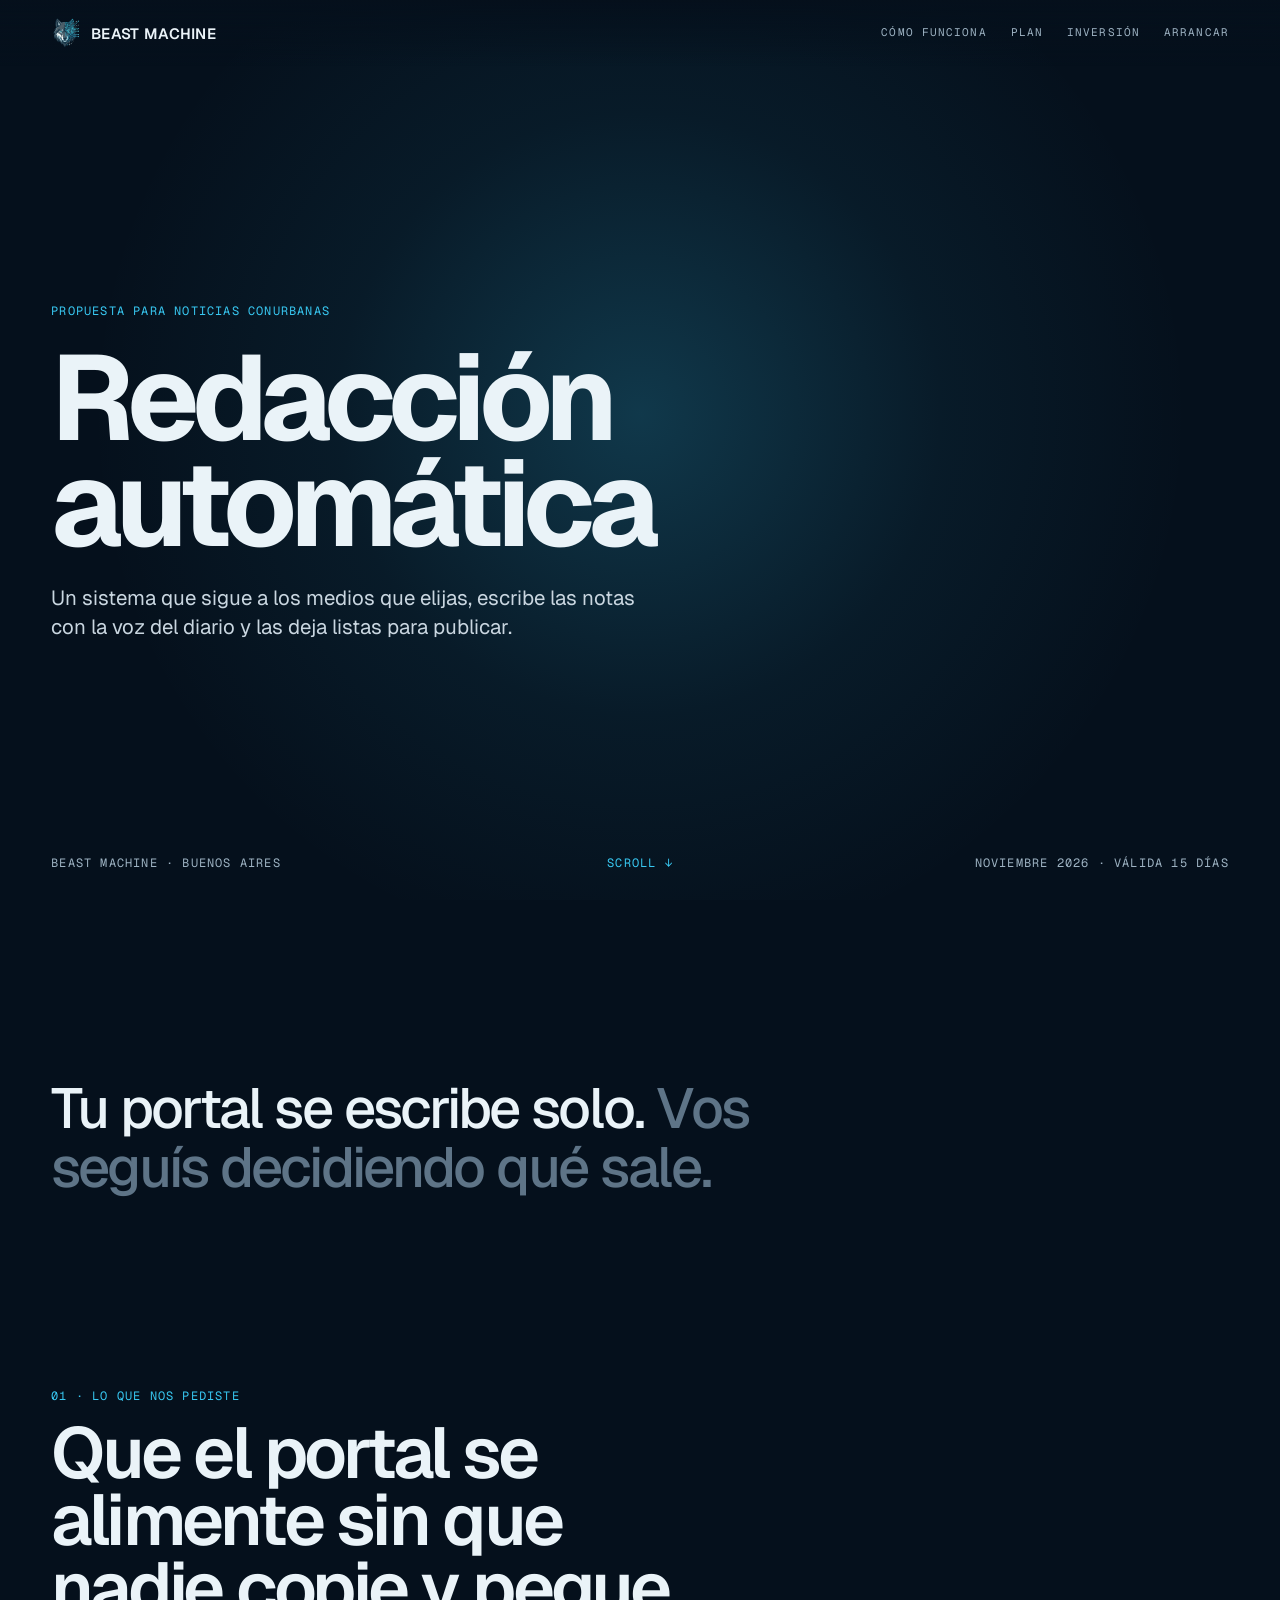
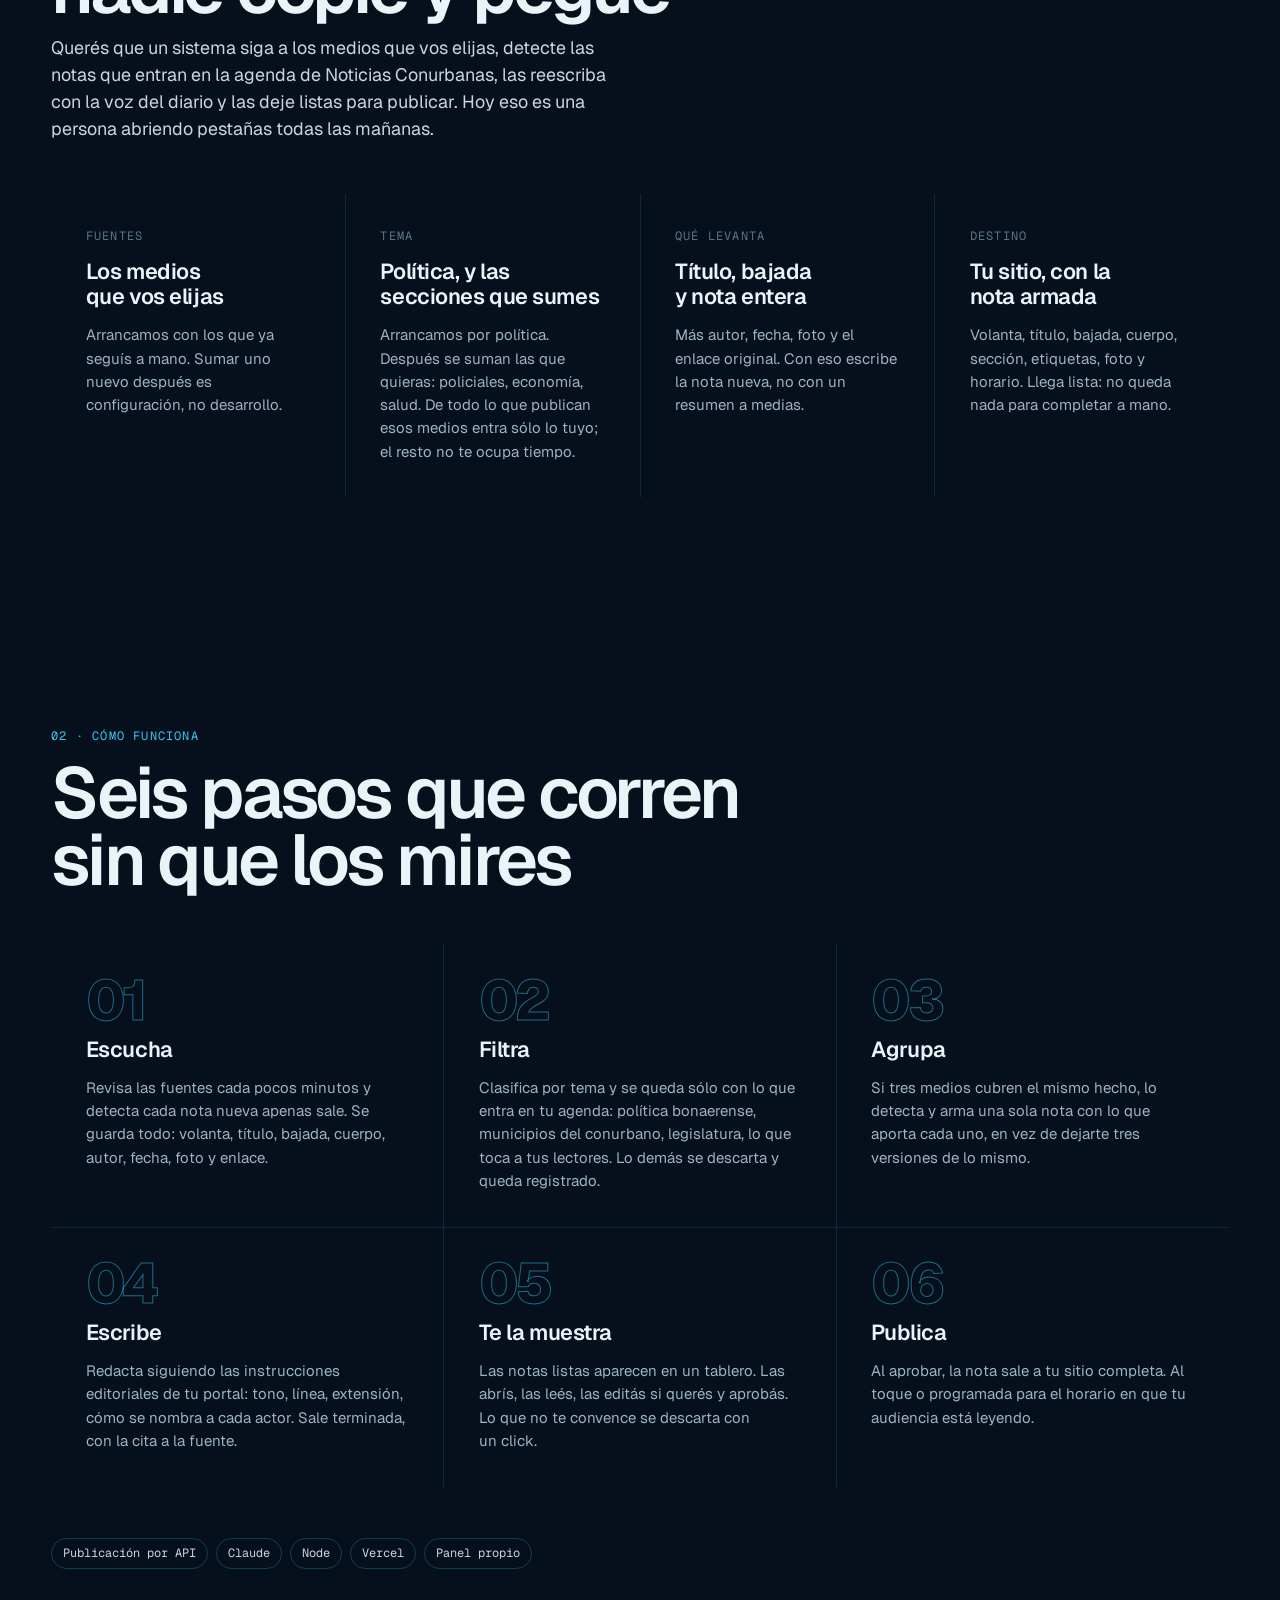
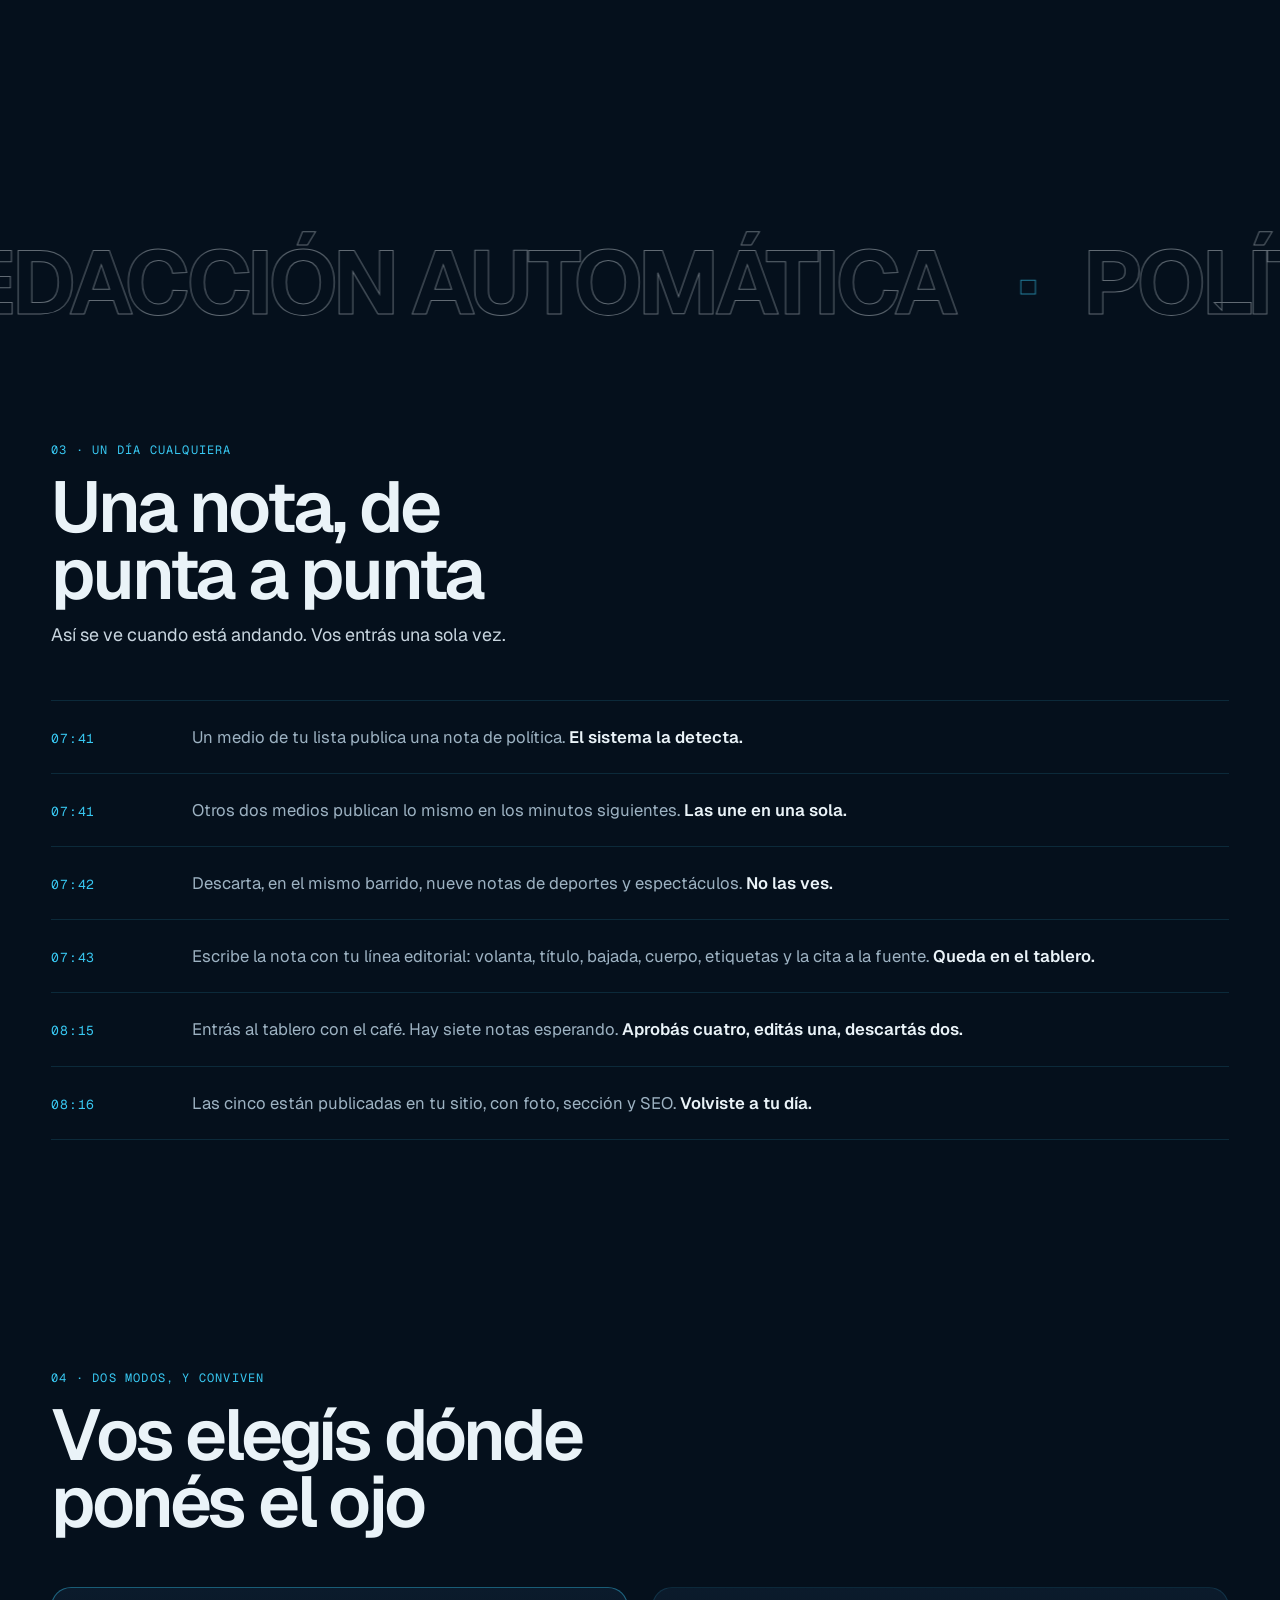
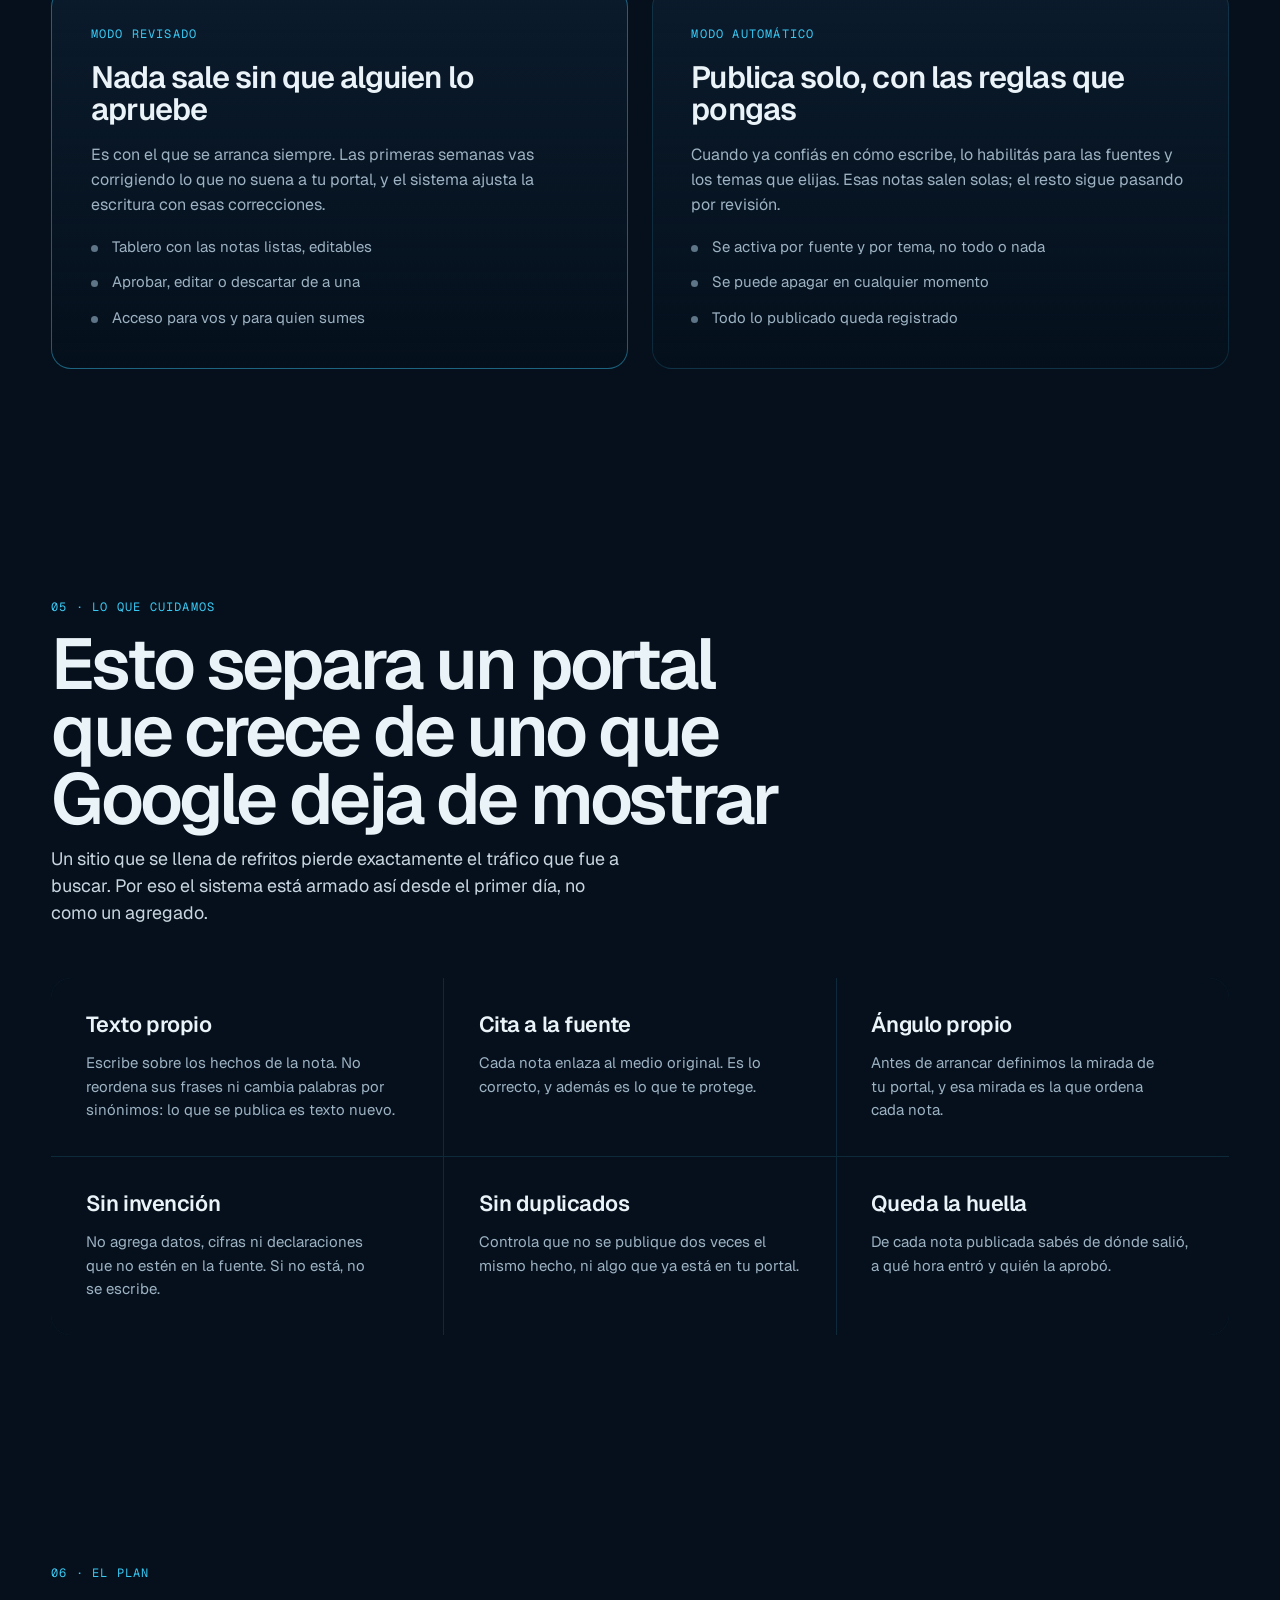
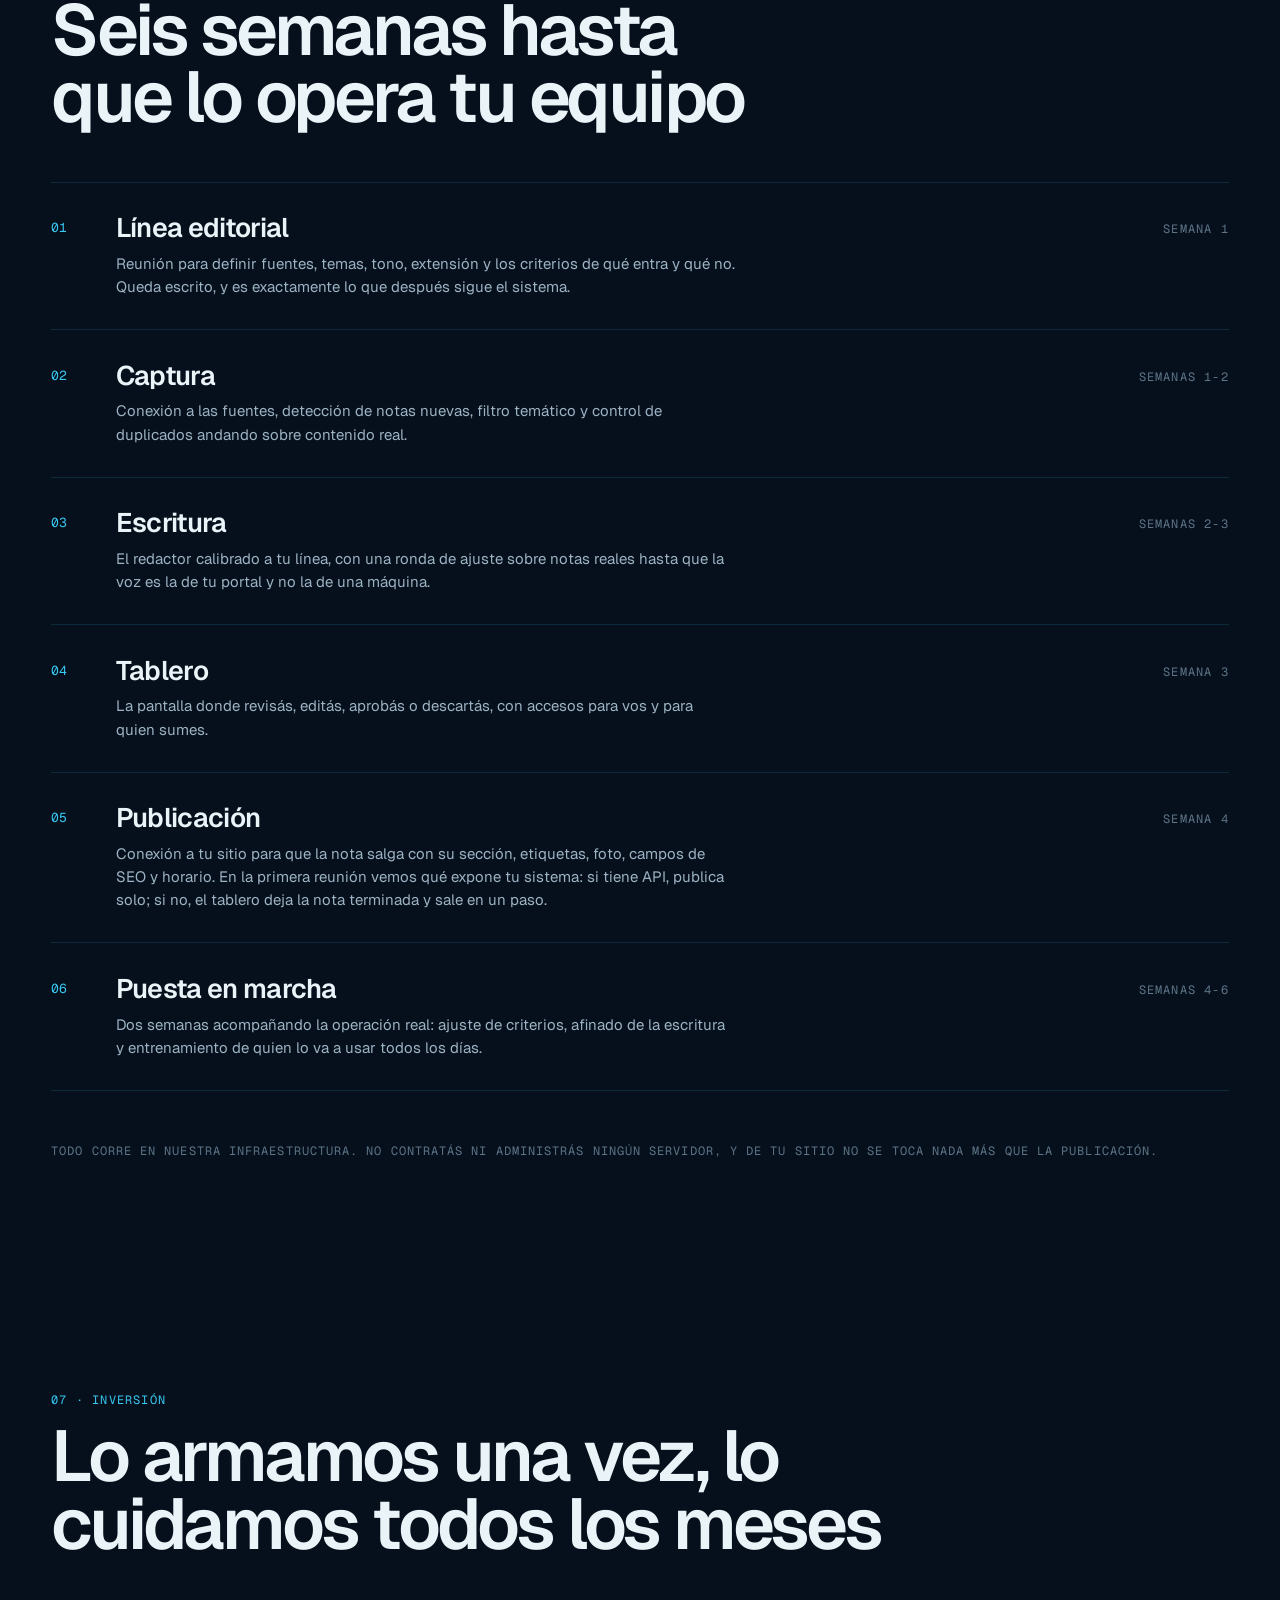
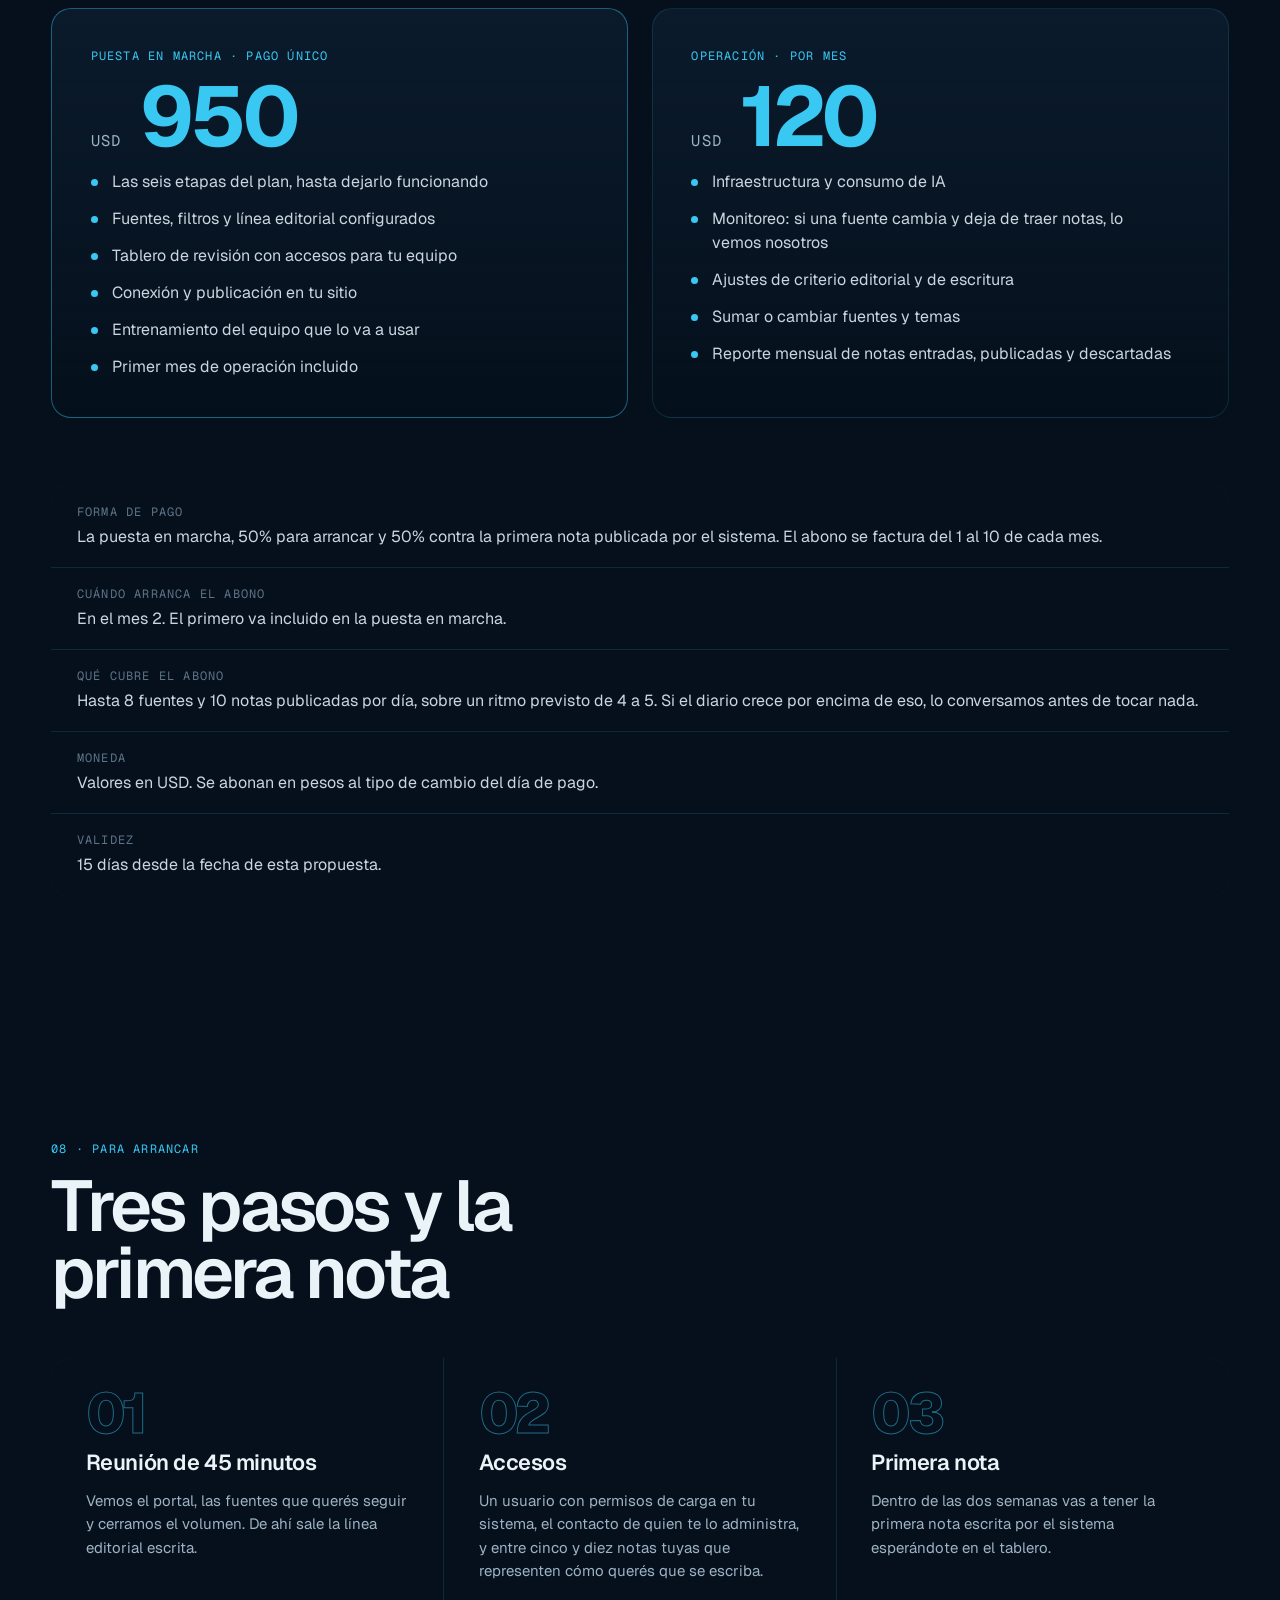
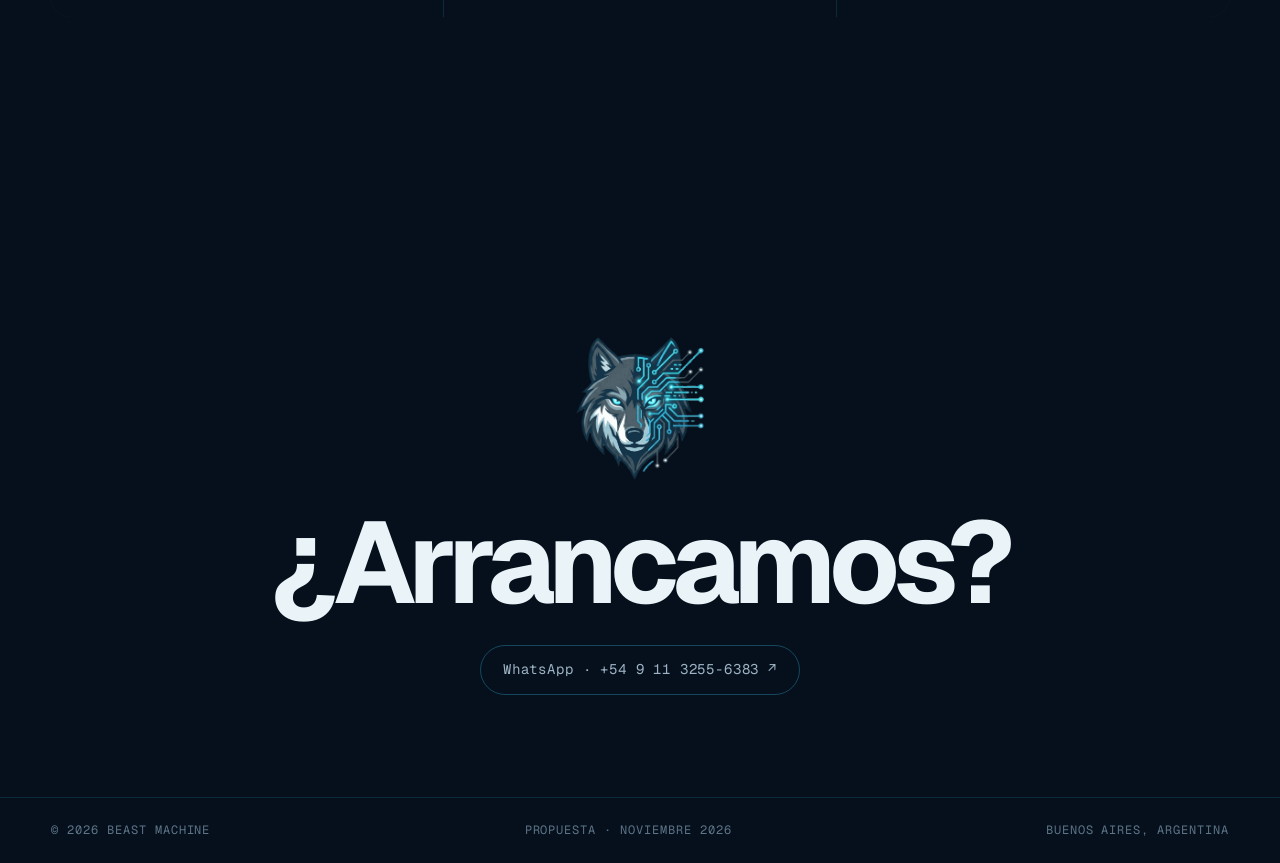
<file: propuestas/noticias-conurbanas/index.html>
<!DOCTYPE html>
<html lang="es">
<head>
<meta charset="UTF-8">
<meta name="viewport" content="width=device-width, initial-scale=1">
<title>Redacción automática para Noticias Conurbanas | Beast Machine</title>
<meta name="description" content="Propuesta de Beast Machine: un sistema que sigue a los medios que elijas, escribe las notas con la voz de Noticias Conurbanas y las deja listas para publicar.">
<meta name="robots" content="noindex, nofollow">
<meta name="theme-color" content="#05101C">

<meta property="og:type" content="website">
<meta property="og:locale" content="es_AR">
<meta property="og:site_name" content="Beast Machine">
<meta property="og:title" content="Redacción automática para Noticias Conurbanas">
<meta property="og:description" content="Un sistema que sigue a los medios que elijas, escribe las notas con la voz de Noticias Conurbanas y las deja listas para publicar.">
<meta property="og:image" content="https://beastmachine.space/assets/img/og-es.jpg">
<meta property="og:image:width" content="1200">
<meta property="og:image:height" content="630">
<meta name="twitter:card" content="summary_large_image">

<link rel="icon" href="/assets/img/favicon.ico" sizes="any">
<link rel="icon" type="image/png" sizes="32x32" href="/assets/img/favicon-32.png">
<link rel="icon" type="image/png" sizes="192x192" href="/assets/img/favicon-192.png">
<link rel="apple-touch-icon" href="/assets/img/apple-touch-icon.png">

<link rel="preconnect" href="https://fonts.googleapis.com">
<link rel="preconnect" href="https://fonts.gstatic.com" crossorigin>
<link rel="preload" as="image" href="/assets/img/logo-front-base.png?v=6" type="image/png">
<link rel="preload" as="image" href="/assets/img/logo-front-mark.png?v=1" type="image/png">
<link rel="preload" as="image" href="/assets/img/logo-front-eyes.png?v=6" type="image/png">
<link href="https://fonts.googleapis.com/css2?family=Geist:wght@300;400;500;600;700;800&family=Geist+Mono:wght@400;500&display=swap" rel="stylesheet">
<link rel="stylesheet" href="/assets/css/style.css?v=25">
<link rel="stylesheet" href="/assets/css/propuesta.css?v=2">
<noscript><style>[data-reveal]{opacity:1;transform:none}</style></noscript>
</head>
<body>

<a class="skip-link" href="#pedido">Ir al contenido</a>

<!-- ── NAV ─────────────────────────────────────────────────────────────── -->
<header class="nav nav--p">
  <div class="wrap">
    <a href="#top" class="brand" aria-label="Beast Machine, inicio">
      <img src="/assets/img/favicon-192.png" alt="" width="30" height="30">
      <span>Beast Machine</span>
    </a>
    <nav class="nav-menu" aria-label="Secciones de la propuesta">
      <a href="#como">Cómo funciona</a>
      <a href="#plan">Plan</a>
      <a href="#inversion">Inversión</a>
      <a href="#arrancar">Arrancar</a>
    </nav>
  </div>
</header>

<main>

  <!-- ── HERO ──────────────────────────────────────────────────────────── -->
  <section class="hero hero--p" id="top" data-hero>
    <div class="hero-glow" data-glow aria-hidden="true"></div>

    <div class="p-hero-copy">
      <p class="p-hero-kicker">Propuesta para Noticias Conurbanas</p>
      <h1 class="p-hero-title">Redacción automática</h1>
      <p class="p-hero-sub">Un sistema que sigue a los medios que elijas, escribe las notas con la voz del diario y las deja listas para publicar.</p>
    </div>

    <div class="hero-meta">
      <span>Beast Machine · Buenos Aires</span>
      <span>Scroll ↓</span>
      <span>Noviembre 2026 · Válida 15 días</span>
    </div>
  </section>

  <!-- ── STATEMENT ─────────────────────────────────────────────────────── -->
  <section class="statement">
    <p data-reveal>Tu portal se escribe solo. <span class="fade">Vos seguís decidiendo qué sale.</span></p>
  </section>

  <!-- ── 01 · EL PEDIDO ────────────────────────────────────────────────── -->
  <section class="p-sec" id="pedido" data-stage="01 / 08 — El pedido">
    <div class="p-head" data-reveal>
      <span class="p-eyebrow">01 · Lo que nos pediste</span>
      <h2 class="p-h">Que el portal se alimente sin que nadie copie y pegue</h2>
      <p class="p-lede">Querés que un sistema siga a los medios que vos elijas, detecte las notas que entran en la agenda de Noticias Conurbanas, las reescriba con la voz del diario y las deje listas para publicar. Hoy eso es una persona abriendo pestañas todas las mañanas.</p>
    </div>

    <div class="p-grid p-grid--4" data-reveal>
      <div class="p-cell">
        <span class="p-tag">Fuentes</span>
        <h3>Los medios que vos elijas</h3>
        <p>Arrancamos con los que ya seguís a mano. Sumar uno nuevo después es configuración, no desarrollo.</p>
      </div>
      <div class="p-cell">
        <span class="p-tag">Tema</span>
        <h3>Política, y las secciones que sumes</h3>
        <p>Arrancamos por política. Después se suman las que quieras: policiales, economía, salud. De todo lo que publican esos medios entra sólo lo tuyo; el resto no te ocupa tiempo.</p>
      </div>
      <div class="p-cell">
        <span class="p-tag">Qué levanta</span>
        <h3>Título, bajada y nota entera</h3>
        <p>Más autor, fecha, foto y el enlace original. Con eso escribe la nota nueva, no con un resumen a medias.</p>
      </div>
      <div class="p-cell">
        <span class="p-tag">Destino</span>
        <h3>Tu sitio, con la nota armada</h3>
        <p>Volanta, título, bajada, cuerpo, sección, etiquetas, foto y horario. Llega lista: no queda nada para completar a mano.</p>
      </div>
    </div>
  </section>

  <!-- ── 02 · CÓMO FUNCIONA ────────────────────────────────────────────── -->
  <section class="p-sec" id="como" data-stage="02 / 08 — Cómo funciona">
    <div class="p-head" data-reveal>
      <span class="p-eyebrow">02 · Cómo funciona</span>
      <h2 class="p-h">Seis pasos que corren sin que los mires</h2>
    </div>

    <div class="p-grid p-grid--3" data-reveal>
      <div class="p-cell">
        <span class="p-step">01</span>
        <h3>Escucha</h3>
        <p>Revisa las fuentes cada pocos minutos y detecta cada nota nueva apenas sale. Se guarda todo: volanta, título, bajada, cuerpo, autor, fecha, foto y enlace.</p>
      </div>
      <div class="p-cell">
        <span class="p-step">02</span>
        <h3>Filtra</h3>
        <p>Clasifica por tema y se queda sólo con lo que entra en tu agenda: política bonaerense, municipios del conurbano, legislatura, lo que toca a tus lectores. Lo demás se descarta y queda registrado.</p>
      </div>
      <div class="p-cell">
        <span class="p-step">03</span>
        <h3>Agrupa</h3>
        <p>Si tres medios cubren el mismo hecho, lo detecta y arma una sola nota con lo que aporta cada uno, en vez de dejarte tres versiones de lo mismo.</p>
      </div>
      <div class="p-cell">
        <span class="p-step">04</span>
        <h3>Escribe</h3>
        <p>Redacta siguiendo las instrucciones editoriales de tu portal: tono, línea, extensión, cómo se nombra a cada actor. Sale terminada, con la cita a la fuente.</p>
      </div>
      <div class="p-cell">
        <span class="p-step">05</span>
        <h3>Te la muestra</h3>
        <p>Las notas listas aparecen en un tablero. Las abrís, las leés, las editás si querés y aprobás. Lo que no te convence se descarta con un click.</p>
      </div>
      <div class="p-cell">
        <span class="p-step">06</span>
        <h3>Publica</h3>
        <p>Al aprobar, la nota sale a tu sitio completa. Al toque o programada para el horario en que tu audiencia está leyendo.</p>
      </div>
    </div>

    <ul class="stack" data-reveal aria-label="Tecnología">
      <li>Publicación por API</li>
      <li>Claude</li>
      <li>Node</li>
      <li>Vercel</li>
      <li>Panel propio</li>
    </ul>
  </section>

  <!-- ── MARQUEE ───────────────────────────────────────────────────────── -->
  <div class="marquees" aria-hidden="true">
    <div class="marquee-row outline" data-marquee="0.035">
      <span>REDACCIÓN AUTOMÁTICA <i>·</i></span>
      <span>POLÍTICA <i>·</i></span>
      <span>24 / 7 <i>·</i></span>
      <span>REDACCIÓN AUTOMÁTICA <i>·</i></span>
      <span>POLÍTICA <i>·</i></span>
      <span>24 / 7 <i>·</i></span>
    </div>
  </div>

  <!-- ── 03 · UN DÍA ───────────────────────────────────────────────────── -->
  <section class="p-sec" id="dia" data-stage="03 / 08 — Un día cualquiera">
    <div class="p-head" data-reveal>
      <span class="p-eyebrow">03 · Un día cualquiera</span>
      <h2 class="p-h">Una nota, de punta a punta</h2>
      <p class="p-lede">Así se ve cuando está andando. Vos entrás una sola vez.</p>
    </div>

    <ul class="p-time" data-reveal>
      <li><span class="t">07:41</span><span class="d">Un medio de tu lista publica una nota de política. <b>El sistema la detecta.</b></span></li>
      <li><span class="t">07:41</span><span class="d">Otros dos medios publican lo mismo en los minutos siguientes. <b>Las une en una sola.</b></span></li>
      <li><span class="t">07:42</span><span class="d">Descarta, en el mismo barrido, nueve notas de deportes y espectáculos. <b>No las ves.</b></span></li>
      <li><span class="t">07:43</span><span class="d">Escribe la nota con tu línea editorial: volanta, título, bajada, cuerpo, etiquetas y la cita a la fuente. <b>Queda en el tablero.</b></span></li>
      <li><span class="t">08:15</span><span class="d">Entrás al tablero con el café. Hay siete notas esperando. <b>Aprobás cuatro, editás una, descartás dos.</b></span></li>
      <li><span class="t">08:16</span><span class="d">Las cinco están publicadas en tu sitio, con foto, sección y SEO. <b>Volviste a tu día.</b></span></li>
    </ul>
  </section>

  <!-- ── 04 · DOS MODOS ────────────────────────────────────────────────── -->
  <section class="p-sec" id="modos" data-stage="04 / 08 — Dos modos">
    <div class="p-head" data-reveal>
      <span class="p-eyebrow">04 · Dos modos, y conviven</span>
      <h2 class="p-h">Vos elegís dónde ponés el ojo</h2>
    </div>

    <div class="p-duo" data-reveal>
      <div class="p-panel p-panel--accent">
        <span class="p-eyebrow">Modo revisado</span>
        <h3>Nada sale sin que alguien lo apruebe</h3>
        <p>Es con el que se arranca siempre. Las primeras semanas vas corrigiendo lo que no suena a tu portal, y el sistema ajusta la escritura con esas correcciones.</p>
        <ul class="p-list p-list--dim">
          <li>Tablero con las notas listas, editables</li>
          <li>Aprobar, editar o descartar de a una</li>
          <li>Acceso para vos y para quien sumes</li>
        </ul>
      </div>
      <div class="p-panel">
        <span class="p-eyebrow">Modo automático</span>
        <h3>Publica solo, con las reglas que pongas</h3>
        <p>Cuando ya confiás en cómo escribe, lo habilitás para las fuentes y los temas que elijas. Esas notas salen solas; el resto sigue pasando por revisión.</p>
        <ul class="p-list p-list--dim">
          <li>Se activa por fuente y por tema, no todo o nada</li>
          <li>Se puede apagar en cualquier momento</li>
          <li>Todo lo publicado queda registrado</li>
        </ul>
      </div>
    </div>
  </section>

  <!-- ── 05 · LO QUE CUIDAMOS ──────────────────────────────────────────── -->
  <section class="p-sec" id="cuidamos" data-stage="05 / 08 — Lo que cuidamos">
    <div class="p-head" data-reveal>
      <span class="p-eyebrow">05 · Lo que cuidamos</span>
      <h2 class="p-h">Esto separa un portal que crece de uno que Google deja de mostrar</h2>
      <p class="p-lede">Un sitio que se llena de refritos pierde exactamente el tráfico que fue a buscar. Por eso el sistema está armado así desde el primer día, no como un agregado.</p>
    </div>

    <div class="p-grid p-grid--3" data-reveal>
      <div class="p-cell">
        <h3>Texto propio</h3>
        <p>Escribe sobre los hechos de la nota. No reordena sus frases ni cambia palabras por sinónimos: lo que se publica es texto nuevo.</p>
      </div>
      <div class="p-cell">
        <h3>Cita a la fuente</h3>
        <p>Cada nota enlaza al medio original. Es lo correcto, y además es lo que te protege.</p>
      </div>
      <div class="p-cell">
        <h3>Ángulo propio</h3>
        <p>Antes de arrancar definimos la mirada de tu portal, y esa mirada es la que ordena cada nota.</p>
      </div>
      <div class="p-cell">
        <h3>Sin invención</h3>
        <p>No agrega datos, cifras ni declaraciones que no estén en la fuente. Si no está, no se escribe.</p>
      </div>
      <div class="p-cell">
        <h3>Sin duplicados</h3>
        <p>Controla que no se publique dos veces el mismo hecho, ni algo que ya está en tu portal.</p>
      </div>
      <div class="p-cell">
        <h3>Queda la huella</h3>
        <p>De cada nota publicada sabés de dónde salió, a qué hora entró y quién la aprobó.</p>
      </div>
    </div>
  </section>

  <!-- ── 06 · EL PLAN ──────────────────────────────────────────────────── -->
  <section class="p-sec" id="plan" data-stage="06 / 08 — El plan">
    <div class="p-head" data-reveal>
      <span class="p-eyebrow">06 · El plan</span>
      <h2 class="p-h">Seis semanas hasta que lo opera tu equipo</h2>
    </div>

    <ol class="p-plan" data-reveal>
      <li>
        <span class="num">01</span>
        <div>
          <h3>Línea editorial</h3>
          <p>Reunión para definir fuentes, temas, tono, extensión y los criterios de qué entra y qué no. Queda escrito, y es exactamente lo que después sigue el sistema.</p>
        </div>
        <span class="when">Semana 1</span>
      </li>
      <li>
        <span class="num">02</span>
        <div>
          <h3>Captura</h3>
          <p>Conexión a las fuentes, detección de notas nuevas, filtro temático y control de duplicados andando sobre contenido real.</p>
        </div>
        <span class="when">Semanas 1-2</span>
      </li>
      <li>
        <span class="num">03</span>
        <div>
          <h3>Escritura</h3>
          <p>El redactor calibrado a tu línea, con una ronda de ajuste sobre notas reales hasta que la voz es la de tu portal y no la de una máquina.</p>
        </div>
        <span class="when">Semanas 2-3</span>
      </li>
      <li>
        <span class="num">04</span>
        <div>
          <h3>Tablero</h3>
          <p>La pantalla donde revisás, editás, aprobás o descartás, con accesos para vos y para quien sumes.</p>
        </div>
        <span class="when">Semana 3</span>
      </li>
      <li>
        <span class="num">05</span>
        <div>
          <h3>Publicación</h3>
          <p>Conexión a tu sitio para que la nota salga con su sección, etiquetas, foto, campos de SEO y horario. En la primera reunión vemos qué expone tu sistema: si tiene API, publica solo; si no, el tablero deja la nota terminada y sale en un paso.</p>
        </div>
        <span class="when">Semana 4</span>
      </li>
      <li>
        <span class="num">06</span>
        <div>
          <h3>Puesta en marcha</h3>
          <p>Dos semanas acompañando la operación real: ajuste de criterios, afinado de la escritura y entrenamiento de quien lo va a usar todos los días.</p>
        </div>
        <span class="when">Semanas 4-6</span>
      </li>
    </ol>

    <p class="p-note" data-reveal>Todo corre en nuestra infraestructura. No contratás ni administrás ningún servidor, y de tu sitio no se toca nada más que la publicación.</p>
  </section>

  <!-- ── 07 · INVERSIÓN ────────────────────────────────────────────────── -->
  <section class="p-sec" id="inversion" data-stage="07 / 08 — Inversión">
    <div class="p-head" data-reveal>
      <span class="p-eyebrow">07 · Inversión</span>
      <h2 class="p-h">Lo armamos una vez, lo cuidamos todos los meses</h2>
    </div>

    <div class="p-duo" data-reveal>
      <div class="p-panel p-panel--accent">
        <span class="p-eyebrow">Puesta en marcha · pago único</span>
        <div class="p-amount p-amount--duo">
          <span class="cur">USD</span>
          <b>950</b>
        </div>
        <ul class="p-list">
          <li>Las seis etapas del plan, hasta dejarlo funcionando</li>
          <li>Fuentes, filtros y línea editorial configurados</li>
          <li>Tablero de revisión con accesos para tu equipo</li>
          <li>Conexión y publicación en tu sitio</li>
          <li>Entrenamiento del equipo que lo va a usar</li>
          <li>Primer mes de operación incluido</li>
        </ul>
      </div>

      <div class="p-panel">
        <span class="p-eyebrow">Operación · por mes</span>
        <div class="p-amount p-amount--duo">
          <span class="cur">USD</span>
          <b>120</b>
        </div>
        <ul class="p-list">
          <li>Infraestructura y consumo de IA</li>
          <li>Monitoreo: si una fuente cambia y deja de traer notas, lo vemos nosotros</li>
          <li>Ajustes de criterio editorial y de escritura</li>
          <li>Sumar o cambiar fuentes y temas</li>
          <li>Reporte mensual de notas entradas, publicadas y descartadas</li>
        </ul>
      </div>
    </div>

    <dl class="p-terms" data-reveal>
      <div>
        <dt>Forma de pago</dt>
        <dd>La puesta en marcha, 50% para arrancar y 50% contra la primera nota publicada por el sistema. El abono se factura del 1 al 10 de cada mes.</dd>
      </div>
      <div>
        <dt>Cuándo arranca el abono</dt>
        <dd>En el mes 2. El primero va incluido en la puesta en marcha.</dd>
      </div>
      <div>
        <dt>Qué cubre el abono</dt>
        <dd>Hasta 8 fuentes y 10 notas publicadas por día, sobre un ritmo previsto de 4 a 5. Si el diario crece por encima de eso, lo conversamos antes de tocar nada.</dd>
      </div>
      <div>
        <dt>Moneda</dt>
        <dd>Valores en USD. Se abonan en pesos al tipo de cambio del día de pago.</dd>
      </div>
      <div>
        <dt>Validez</dt>
        <dd>15 días desde la fecha de esta propuesta.</dd>
      </div>
    </dl>
  </section>

  <!-- ── 08 · ARRANCAR ─────────────────────────────────────────────────── -->
  <section class="p-sec" id="arrancar" data-stage="08 / 08 — Para arrancar">
    <div class="p-head" data-reveal>
      <span class="p-eyebrow">08 · Para arrancar</span>
      <h2 class="p-h">Tres pasos y la primera nota</h2>
    </div>

    <div class="p-grid p-grid--3x" data-reveal>
      <div class="p-cell">
        <span class="p-step">01</span>
        <h3>Reunión de 45 minutos</h3>
        <p>Vemos el portal, las fuentes que querés seguir y cerramos el volumen. De ahí sale la línea editorial escrita.</p>
      </div>
      <div class="p-cell">
        <span class="p-step">02</span>
        <h3>Accesos</h3>
        <p>Un usuario con permisos de carga en tu sistema, el contacto de quien te lo administra, y entre cinco y diez notas tuyas que representen cómo querés que se escriba.</p>
      </div>
      <div class="p-cell">
        <span class="p-step">03</span>
        <h3>Primera nota</h3>
        <p>Dentro de las dos semanas vas a tener la primera nota escrita por el sistema esperándote en el tablero.</p>
      </div>
    </div>
  </section>

  <!-- ── CONTACTO ──────────────────────────────────────────────────────── -->
  <section class="contact" id="contacto">
    <div class="contact-mark" data-reveal aria-hidden="true">
      <img src="/assets/img/logo-front-mark.png?v=1" alt="" width="559" height="625">
      <img data-l="eyes2" src="/assets/img/logo-front-eyes.png?v=6" alt="" width="559" height="625">
    </div>
    <a class="contact-cta" data-reveal href="https://wa.me/5491132556383" target="_blank" rel="noopener">¿Arrancamos?</a>
    <a class="contact-pill" href="https://wa.me/5491132556383" target="_blank" rel="noopener">WhatsApp · +54 9 11 3255-6383 ↗</a>
  </section>

</main>

<!-- ── FOOTER ──────────────────────────────────────────────────────────── -->
<footer class="footer">
  <div class="wrap">
    <span>© <span data-year>2026</span> Beast Machine</span>
    <span>Propuesta · Noviembre 2026</span>
    <span>Buenos Aires, Argentina</span>
  </div>
</footer>

<div class="hud" data-hud aria-hidden="true"></div>

<script src="/assets/js/app.js?v=9" defer></script>
</body>
</html>
</file>
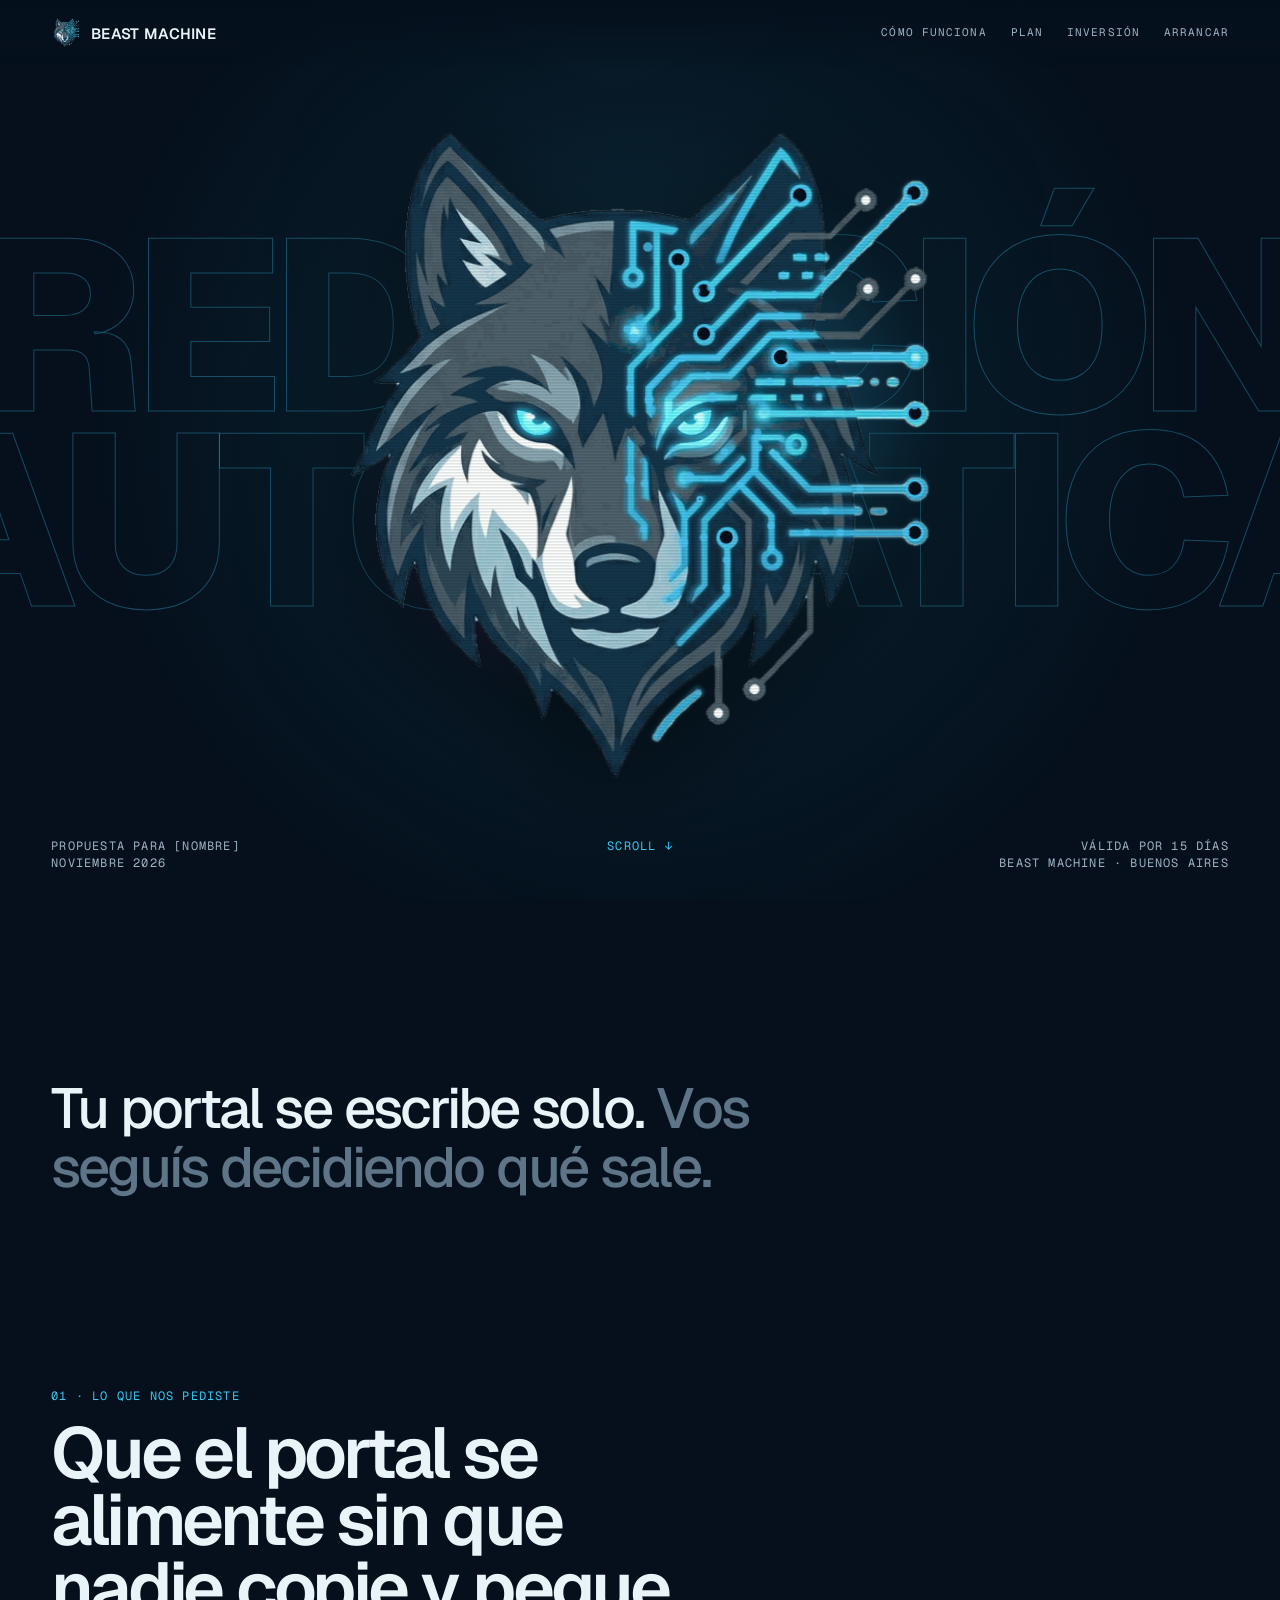
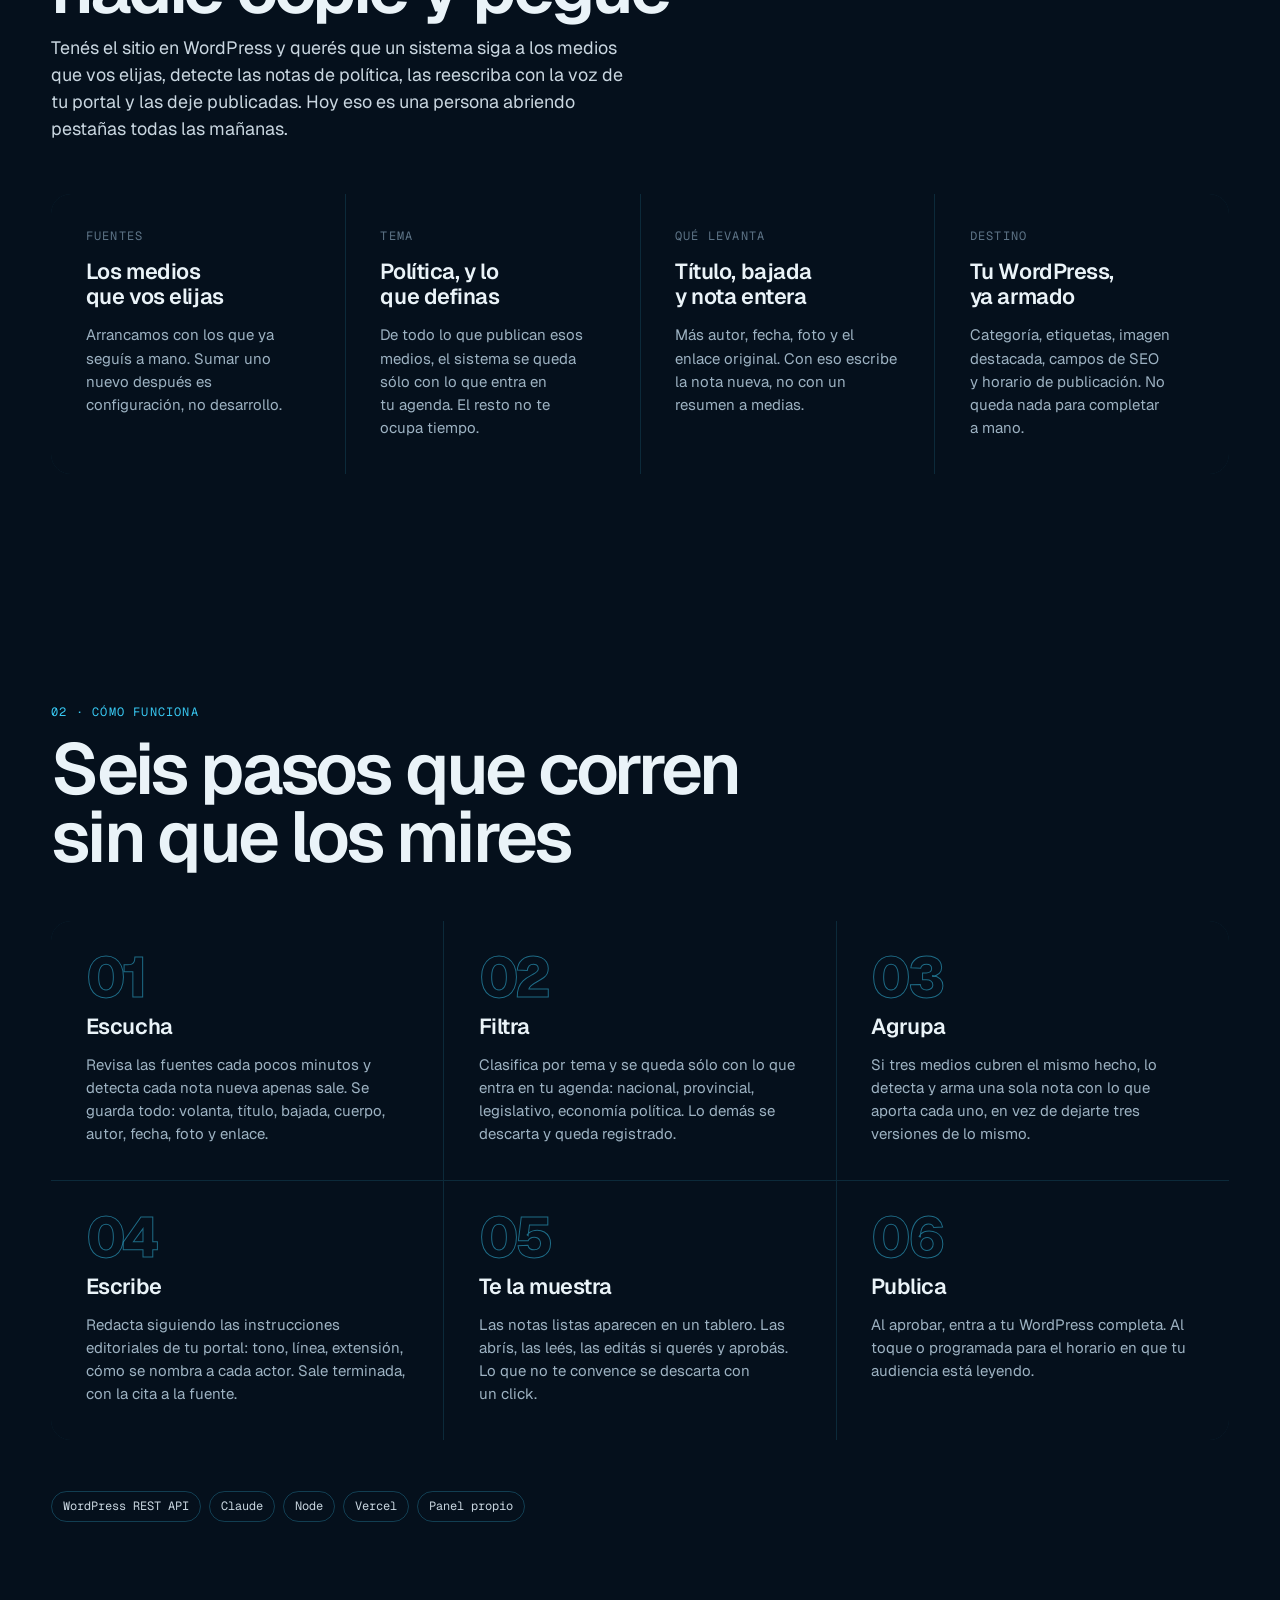
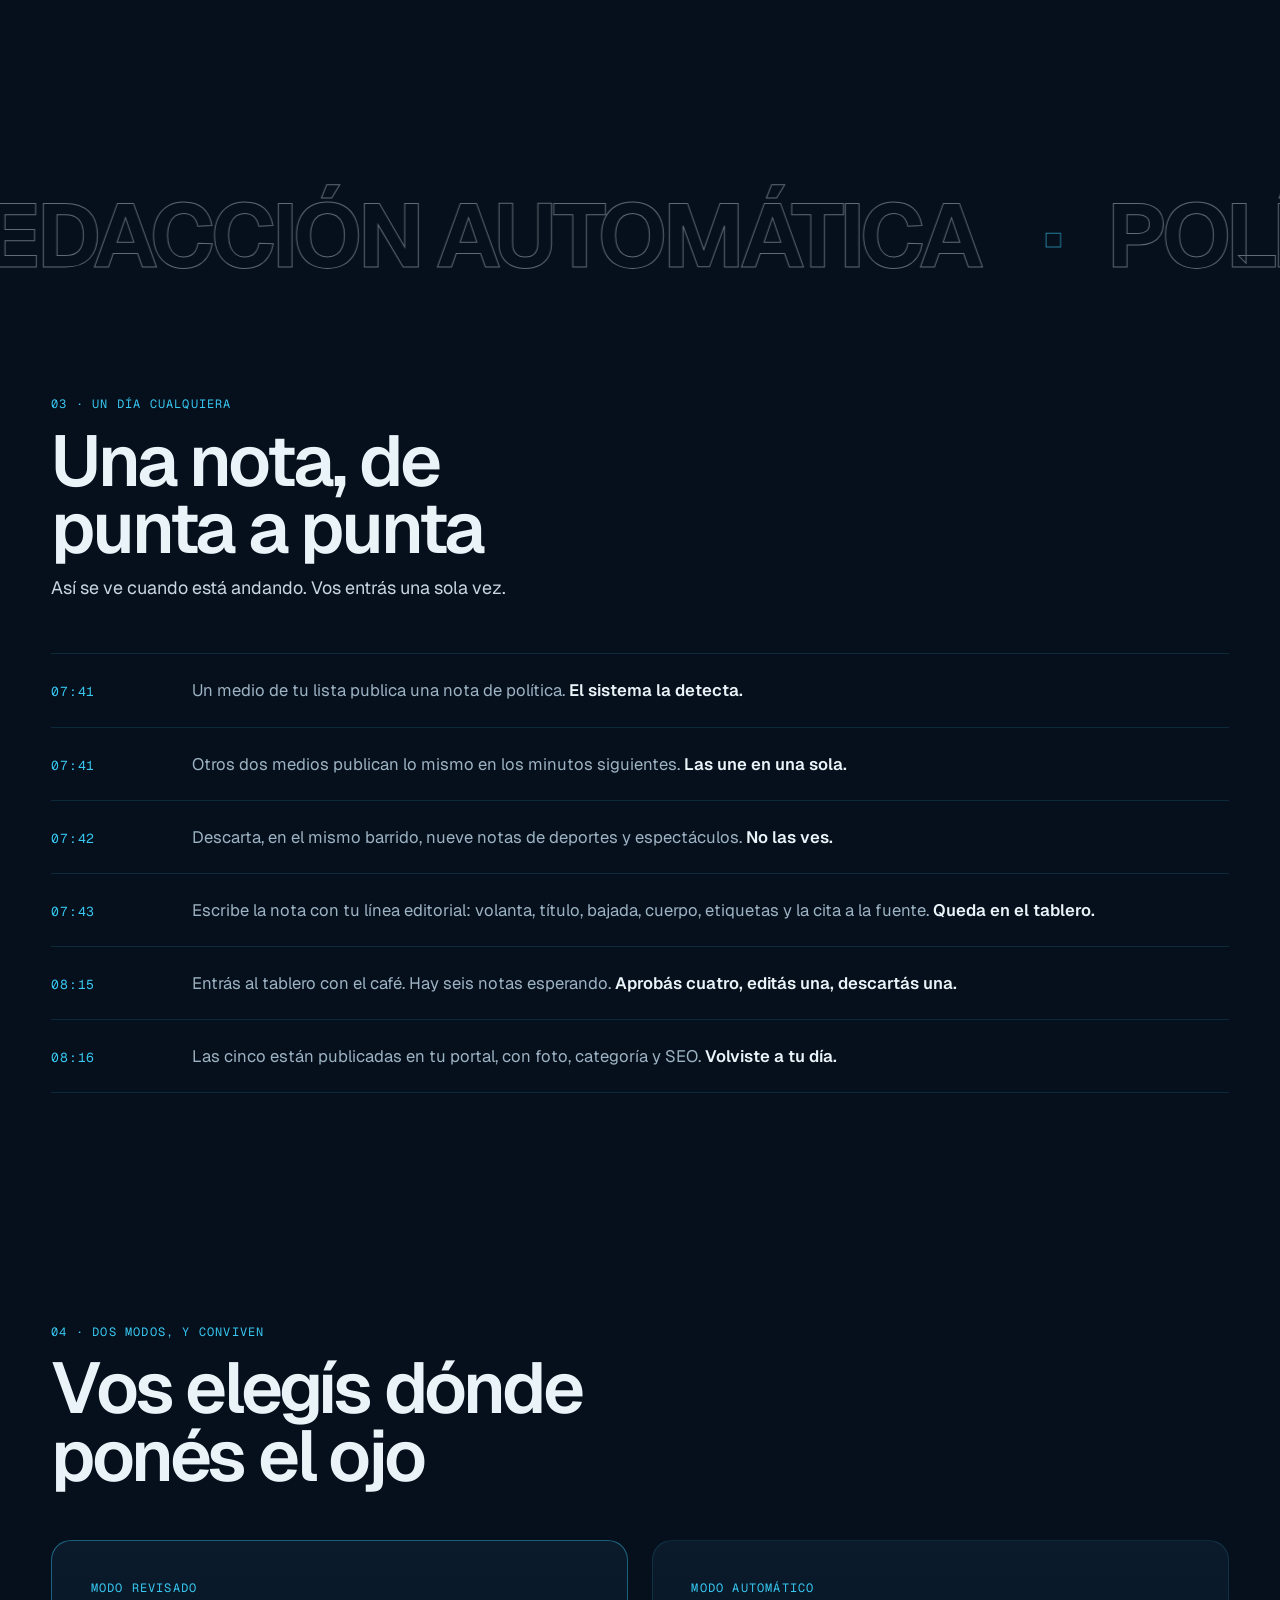
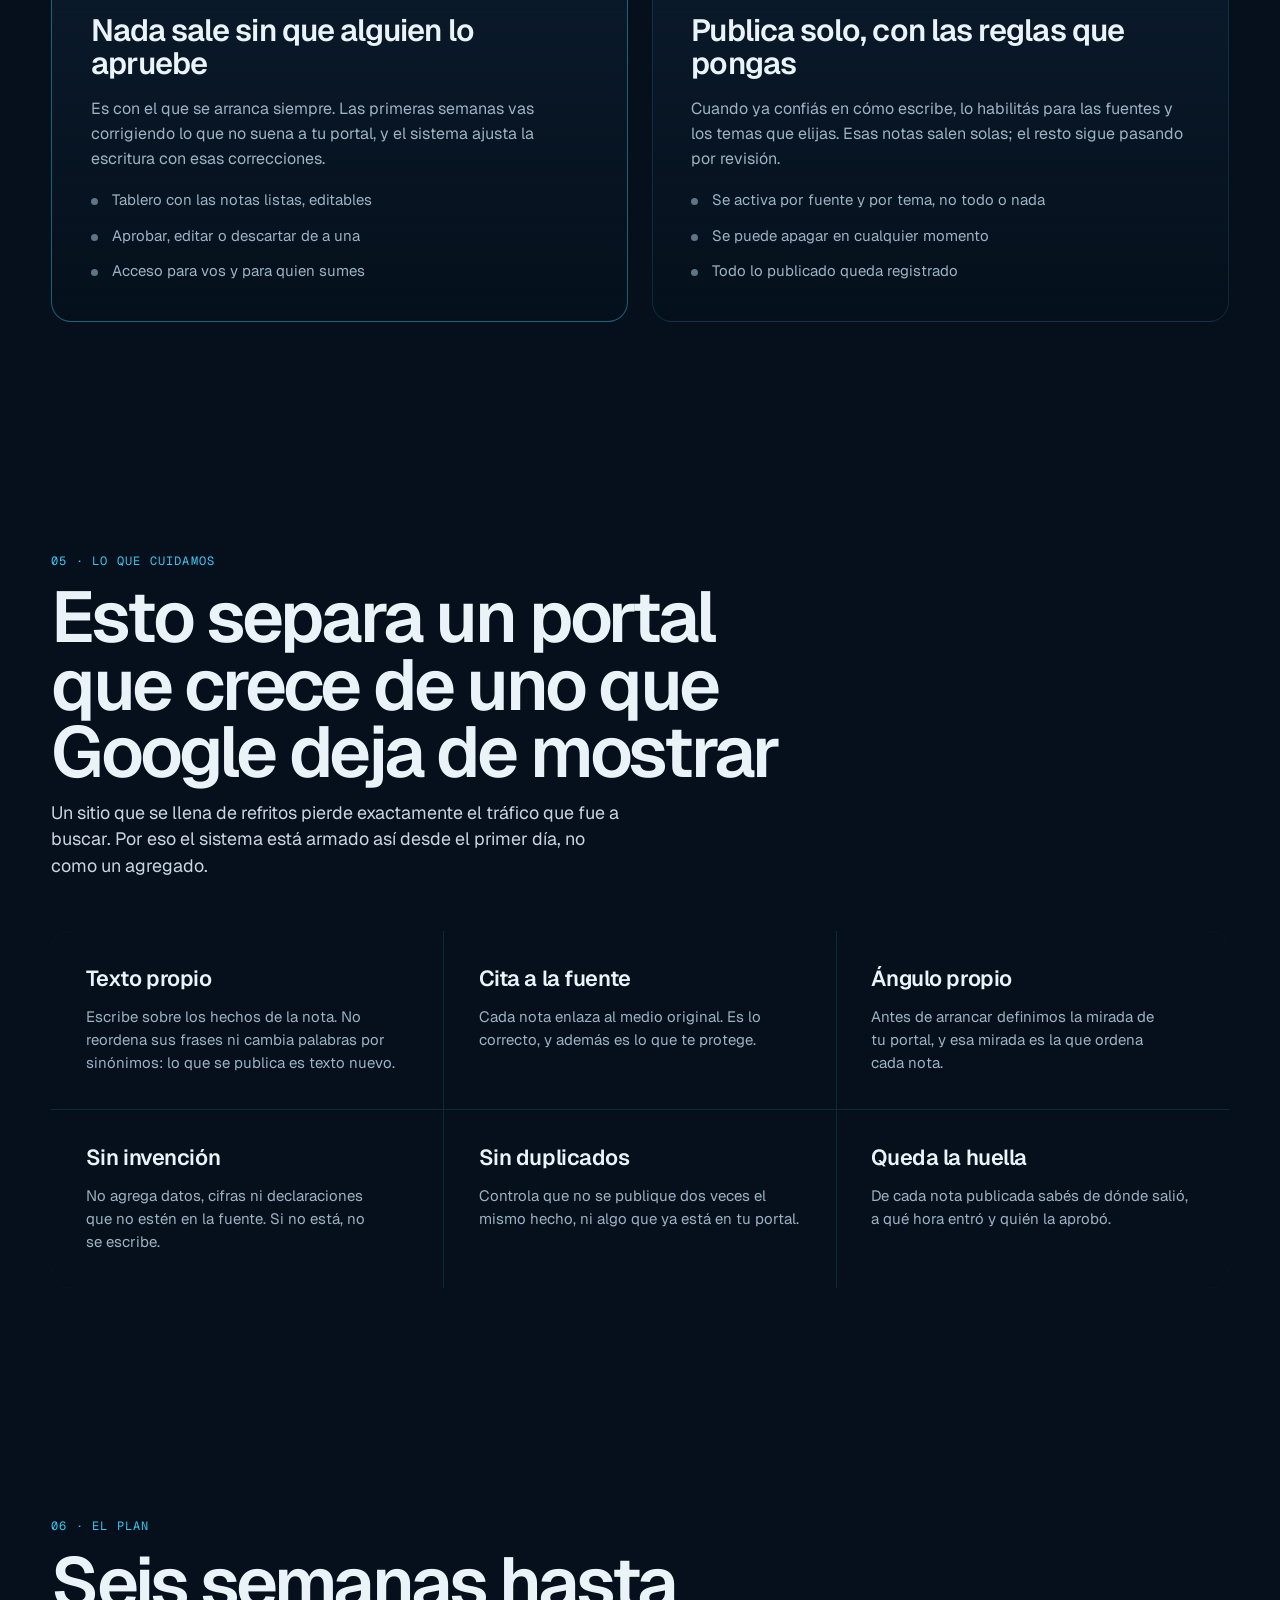
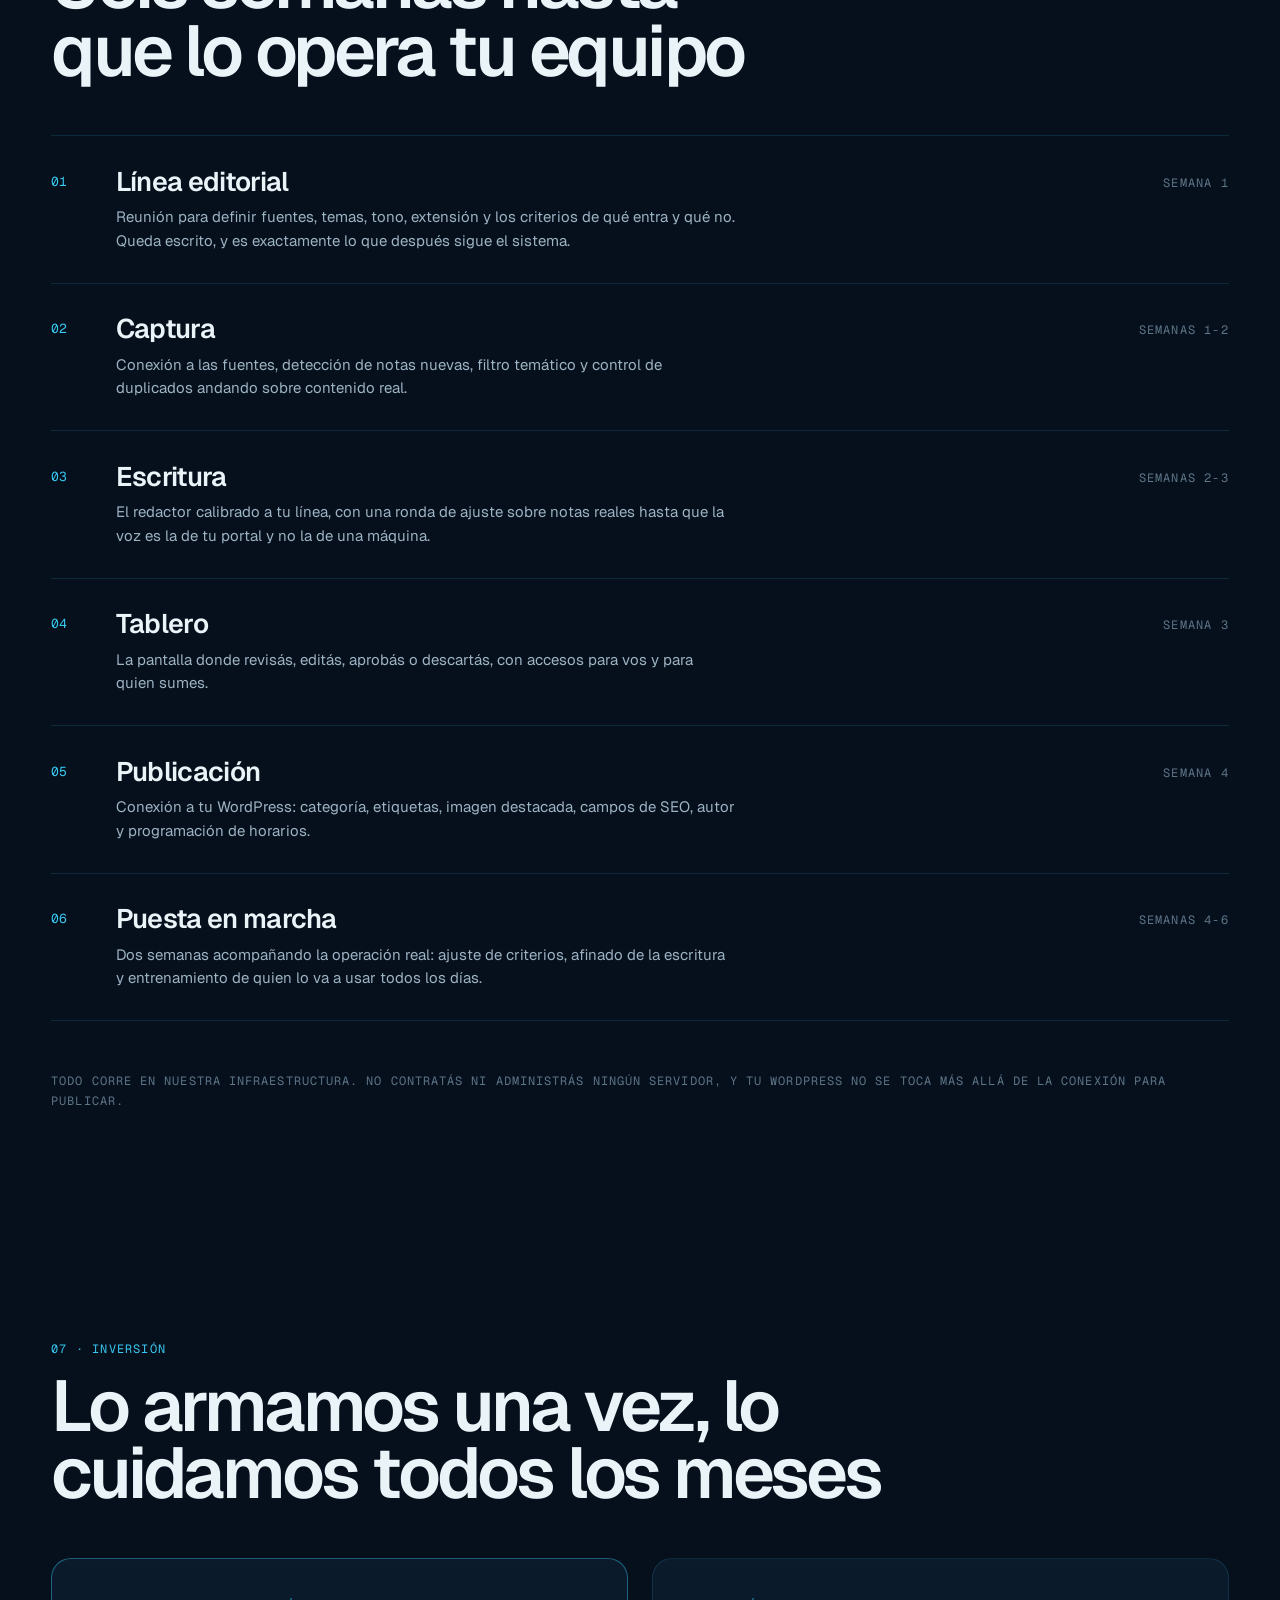
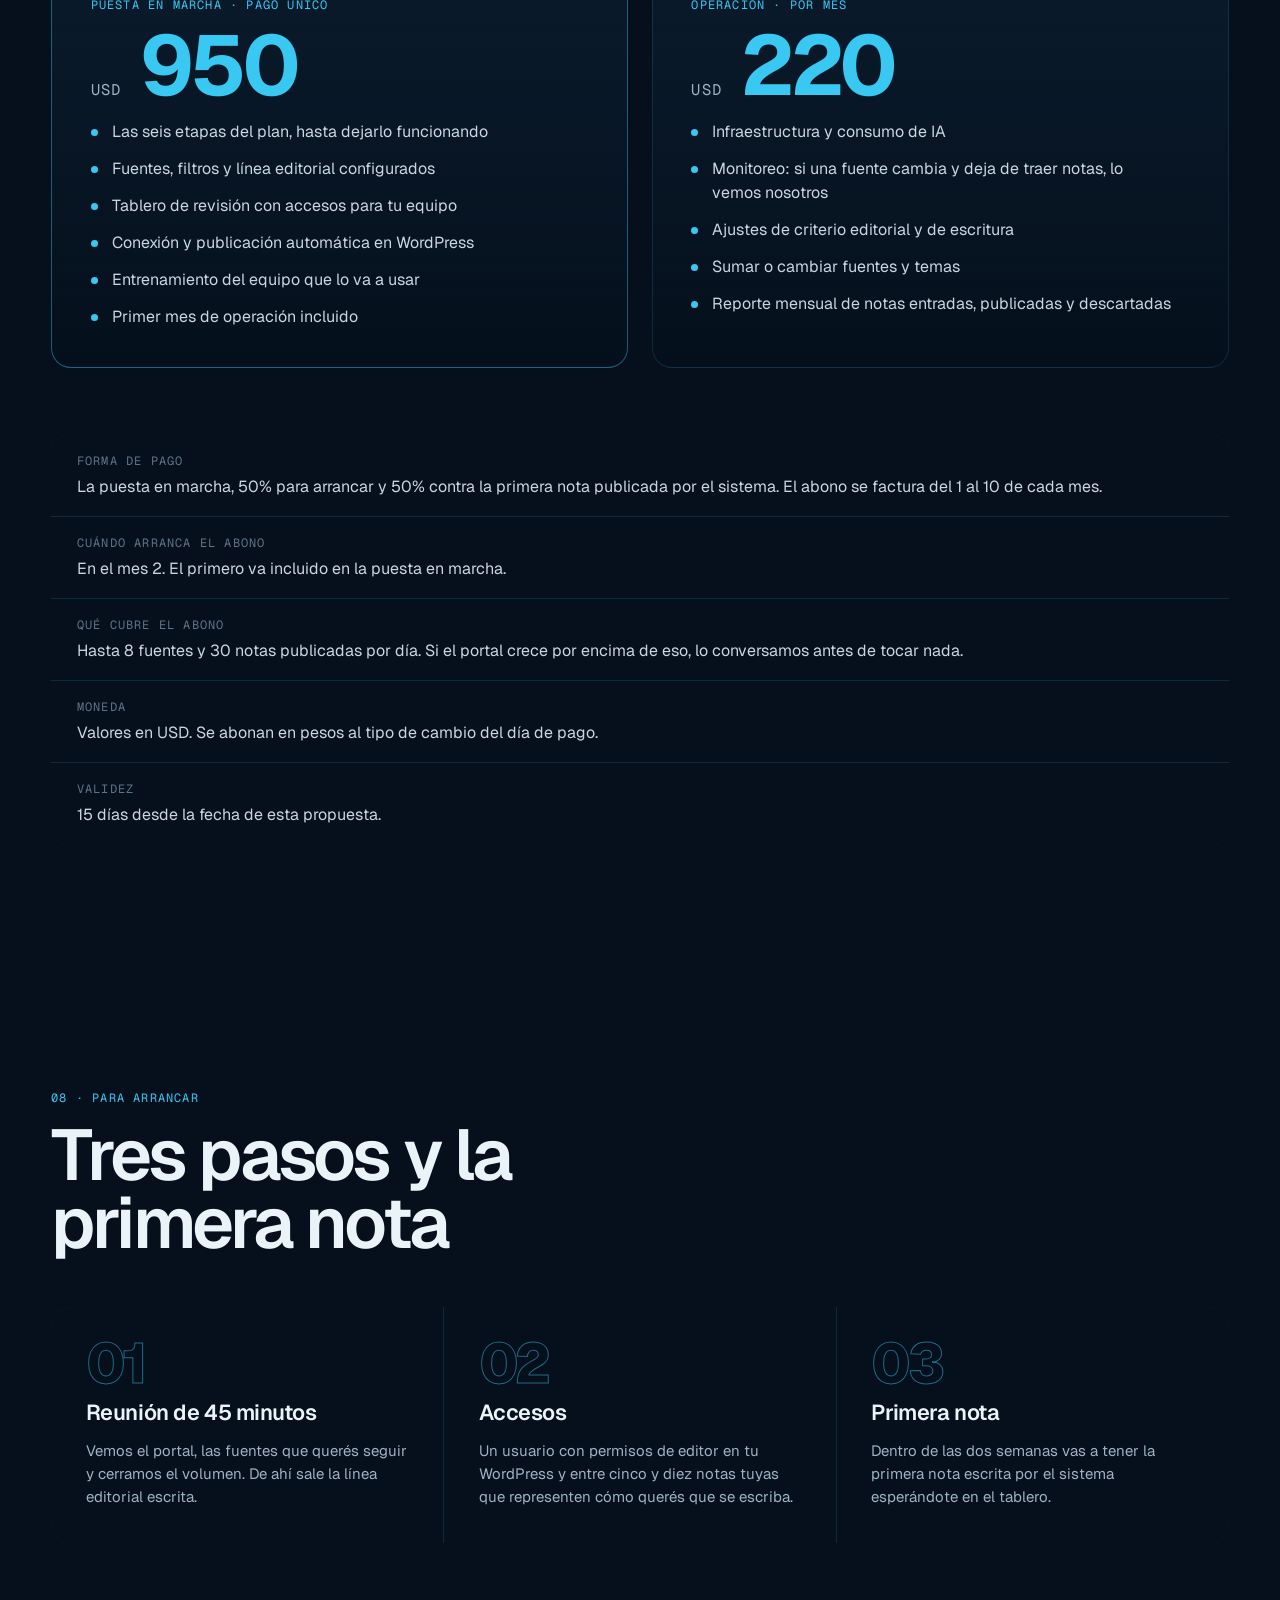
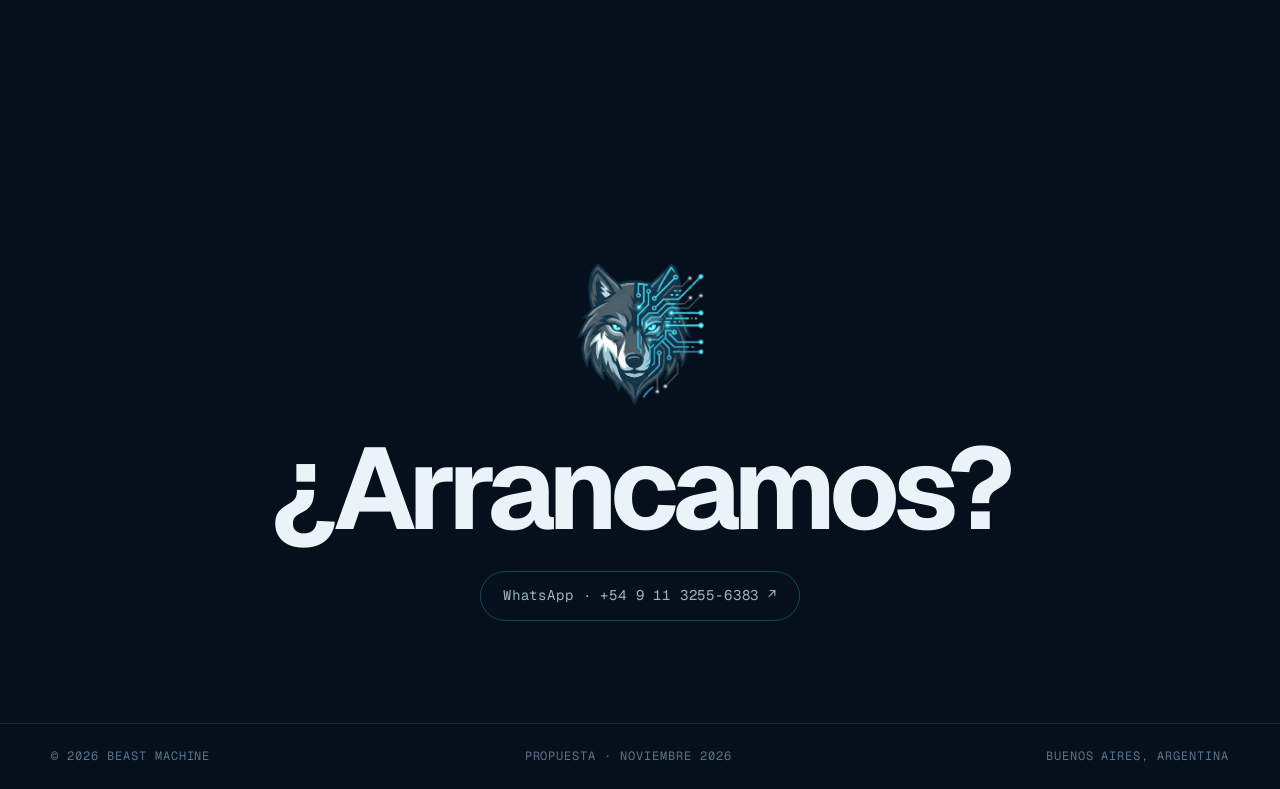
<file: propuestas/redaccion-automatica/index.html>
<!DOCTYPE html>
<html lang="es">
<head>
<meta charset="UTF-8">
<meta name="viewport" content="width=device-width, initial-scale=1">
<title>Redacción automática para tu portal | Beast Machine</title>
<meta name="description" content="Propuesta de Beast Machine: un sistema que sigue a los medios que elijas, escribe las notas con la voz de tu portal y las publica en WordPress.">
<meta name="robots" content="noindex, nofollow">
<meta name="theme-color" content="#05101C">

<meta property="og:type" content="website">
<meta property="og:locale" content="es_AR">
<meta property="og:site_name" content="Beast Machine">
<meta property="og:title" content="Redacción automática para tu portal">
<meta property="og:description" content="Un sistema que sigue a los medios que elijas, escribe las notas con la voz de tu portal y las publica en WordPress.">
<meta property="og:image" content="https://beastmachine.space/assets/img/og-es.jpg">
<meta property="og:image:width" content="1200">
<meta property="og:image:height" content="630">
<meta name="twitter:card" content="summary_large_image">

<link rel="icon" href="/assets/img/favicon.ico" sizes="any">
<link rel="icon" type="image/png" sizes="32x32" href="/assets/img/favicon-32.png">
<link rel="icon" type="image/png" sizes="192x192" href="/assets/img/favicon-192.png">
<link rel="apple-touch-icon" href="/assets/img/apple-touch-icon.png">

<link rel="preconnect" href="https://fonts.googleapis.com">
<link rel="preconnect" href="https://fonts.gstatic.com" crossorigin>
<link rel="preload" as="image" href="/assets/img/logo-front-base.png?v=6" type="image/png">
<link rel="preload" as="image" href="/assets/img/logo-front-mark.png?v=1" type="image/png">
<link rel="preload" as="image" href="/assets/img/logo-front-eyes.png?v=6" type="image/png">
<link href="https://fonts.googleapis.com/css2?family=Geist:wght@300;400;500;600;700;800&family=Geist+Mono:wght@400;500&display=swap" rel="stylesheet">
<link rel="stylesheet" href="/assets/css/style.css?v=25">
<link rel="stylesheet" href="/assets/css/propuesta.css?v=1">
<noscript><style>[data-reveal]{opacity:1;transform:none}</style></noscript>
</head>
<body>

<a class="skip-link" href="#pedido">Ir al contenido</a>

<!-- ── NAV ─────────────────────────────────────────────────────────────── -->
<header class="nav nav--p">
  <div class="wrap">
    <a href="#top" class="brand" aria-label="Beast Machine, inicio">
      <img src="/assets/img/favicon-192.png" alt="" width="30" height="30">
      <span>Beast Machine</span>
    </a>
    <nav class="nav-menu" aria-label="Secciones de la propuesta">
      <a href="#como">Cómo funciona</a>
      <a href="#plan">Plan</a>
      <a href="#inversion">Inversión</a>
      <a href="#arrancar">Arrancar</a>
    </nav>
  </div>
</header>

<main>

  <!-- ── HERO ──────────────────────────────────────────────────────────── -->
  <section class="hero hero--p" id="top" data-hero>
    <div class="hero-glow" data-glow aria-hidden="true"></div>

    <div class="hero-words" aria-hidden="true">
      <div class="hero-word" data-hero-word>REDACCIÓN</div>
      <div class="hero-word" data-hero-word>AUTOMÁTICA</div>
    </div>

    <div class="hero-stage">
      <div class="wolf" data-wolf>
        <div class="beast" data-beast>
          <div class="beast-halo"></div>
          <div class="beast-halo2"></div>
          <div class="beast-head">
            <img class="beast-base" src="/assets/img/logo-front-base.png?v=6" alt="Beast Machine" width="559" height="625">
            <img class="beast-mark" src="/assets/img/logo-front-mark.png?v=1" alt="" width="559" height="625">
            <div class="beast-mouth"><div class="beast-teeth-top"><i style="width:12%;height:100%;background:#eef6f9;clip-path:polygon(0 0,100% 0,55% 100%)"></i><i style="width:8%;height:42%;background:#dfeaee;clip-path:polygon(0 0,100% 0,50% 100%)"></i><i style="width:8%;height:36%;background:#dfeaee;clip-path:polygon(0 0,100% 0,50% 100%)"></i><i style="width:8%;height:36%;background:#dfeaee;clip-path:polygon(0 0,100% 0,50% 100%)"></i><i style="width:8%;height:42%;background:#dfeaee;clip-path:polygon(0 0,100% 0,50% 100%)"></i><i style="width:12%;height:100%;background:#eef6f9;clip-path:polygon(0 0,100% 0,45% 100%)"></i></div><div class="beast-teeth-bot"><i style="width:12%;height:100%;background:#e6f0f3;clip-path:polygon(50% 0,100% 100%,0 100%)"></i><i style="width:9%;height:45%;background:#d3e0e5;clip-path:polygon(50% 0,100% 100%,0 100%)"></i><i style="width:9%;height:40%;background:#d3e0e5;clip-path:polygon(50% 0,100% 100%,0 100%)"></i><i style="width:9%;height:45%;background:#d3e0e5;clip-path:polygon(50% 0,100% 100%,0 100%)"></i><i style="width:12%;height:100%;background:#e6f0f3;clip-path:polygon(50% 0,100% 100%,0 100%)"></i></div></div>
            <img class="beast-jaw" src="/assets/img/logo-front-mark.png?v=1" alt="" width="559" height="625">
            <img class="beast-snout" src="/assets/img/logo-front-mark.png?v=1" alt="" width="559" height="625">
            <div class="beast-svg"></div>
            <img class="beast-eyes" src="/assets/img/logo-front-eyes.png?v=6" alt="" width="559" height="625">
            <div class="beast-lid beast-lid-l"></div>
            <div class="beast-lid beast-lid-r"></div>
            <div class="beast-rgb beast-rgb-c"></div>
            <div class="beast-rgb beast-rgb-m"></div>
            <img class="beast-slice" src="/assets/img/logo-front-mark.png?v=1" alt="" width="559" height="625">
            <img class="beast-slice" src="/assets/img/logo-front-mark.png?v=1" alt="" width="559" height="625">
            <img class="beast-slice" src="/assets/img/logo-front-mark.png?v=1" alt="" width="559" height="625">
            <div class="beast-scan"></div>
          </div>
          <div class="beast-ring" style="--ring:#ff2bd6"></div>
          <div class="beast-ring" style="--ring:#4cc6f2"></div>
          <div class="beast-ring" style="--ring:#ff2bd6"></div>
        </div>
      </div>
    </div>

    <div class="hero-meta">
      <span>Propuesta para [NOMBRE]<br>Noviembre 2026</span>
      <span>Scroll ↓</span>
      <span>Válida por 15 días<br>Beast Machine · Buenos Aires</span>
    </div>
  </section>

  <!-- ── STATEMENT ─────────────────────────────────────────────────────── -->
  <section class="statement">
    <p data-reveal>Tu portal se escribe solo. <span class="fade">Vos seguís decidiendo qué sale.</span></p>
  </section>

  <!-- ── 01 · EL PEDIDO ────────────────────────────────────────────────── -->
  <section class="p-sec" id="pedido" data-stage="01 / 08 — El pedido">
    <div class="p-head" data-reveal>
      <span class="p-eyebrow">01 · Lo que nos pediste</span>
      <h2 class="p-h">Que el portal se alimente sin que nadie copie y pegue</h2>
      <p class="p-lede">Tenés el sitio en WordPress y querés que un sistema siga a los medios que vos elijas, detecte las notas de política, las reescriba con la voz de tu portal y las deje publicadas. Hoy eso es una persona abriendo pestañas todas las mañanas.</p>
    </div>

    <div class="p-grid p-grid--4" data-reveal>
      <div class="p-cell">
        <span class="p-tag">Fuentes</span>
        <h3>Los medios que vos elijas</h3>
        <p>Arrancamos con los que ya seguís a mano. Sumar uno nuevo después es configuración, no desarrollo.</p>
      </div>
      <div class="p-cell">
        <span class="p-tag">Tema</span>
        <h3>Política, y lo que definas</h3>
        <p>De todo lo que publican esos medios, el sistema se queda sólo con lo que entra en tu agenda. El resto no te ocupa tiempo.</p>
      </div>
      <div class="p-cell">
        <span class="p-tag">Qué levanta</span>
        <h3>Título, bajada y nota entera</h3>
        <p>Más autor, fecha, foto y el enlace original. Con eso escribe la nota nueva, no con un resumen a medias.</p>
      </div>
      <div class="p-cell">
        <span class="p-tag">Destino</span>
        <h3>Tu WordPress, ya armado</h3>
        <p>Categoría, etiquetas, imagen destacada, campos de SEO y horario de publicación. No queda nada para completar a mano.</p>
      </div>
    </div>
  </section>

  <!-- ── 02 · CÓMO FUNCIONA ────────────────────────────────────────────── -->
  <section class="p-sec" id="como" data-stage="02 / 08 — Cómo funciona">
    <div class="p-head" data-reveal>
      <span class="p-eyebrow">02 · Cómo funciona</span>
      <h2 class="p-h">Seis pasos que corren sin que los mires</h2>
    </div>

    <div class="p-grid p-grid--3" data-reveal>
      <div class="p-cell">
        <span class="p-step">01</span>
        <h3>Escucha</h3>
        <p>Revisa las fuentes cada pocos minutos y detecta cada nota nueva apenas sale. Se guarda todo: volanta, título, bajada, cuerpo, autor, fecha, foto y enlace.</p>
      </div>
      <div class="p-cell">
        <span class="p-step">02</span>
        <h3>Filtra</h3>
        <p>Clasifica por tema y se queda sólo con lo que entra en tu agenda: nacional, provincial, legislativo, economía política. Lo demás se descarta y queda registrado.</p>
      </div>
      <div class="p-cell">
        <span class="p-step">03</span>
        <h3>Agrupa</h3>
        <p>Si tres medios cubren el mismo hecho, lo detecta y arma una sola nota con lo que aporta cada uno, en vez de dejarte tres versiones de lo mismo.</p>
      </div>
      <div class="p-cell">
        <span class="p-step">04</span>
        <h3>Escribe</h3>
        <p>Redacta siguiendo las instrucciones editoriales de tu portal: tono, línea, extensión, cómo se nombra a cada actor. Sale terminada, con la cita a la fuente.</p>
      </div>
      <div class="p-cell">
        <span class="p-step">05</span>
        <h3>Te la muestra</h3>
        <p>Las notas listas aparecen en un tablero. Las abrís, las leés, las editás si querés y aprobás. Lo que no te convence se descarta con un click.</p>
      </div>
      <div class="p-cell">
        <span class="p-step">06</span>
        <h3>Publica</h3>
        <p>Al aprobar, entra a tu WordPress completa. Al toque o programada para el horario en que tu audiencia está leyendo.</p>
      </div>
    </div>

    <ul class="stack" data-reveal aria-label="Tecnología">
      <li>WordPress REST API</li>
      <li>Claude</li>
      <li>Node</li>
      <li>Vercel</li>
      <li>Panel propio</li>
    </ul>
  </section>

  <!-- ── MARQUEE ───────────────────────────────────────────────────────── -->
  <div class="marquees" aria-hidden="true">
    <div class="marquee-row outline" data-marquee="0.035">
      <span>REDACCIÓN AUTOMÁTICA <i>·</i></span>
      <span>POLÍTICA <i>·</i></span>
      <span>24 / 7 <i>·</i></span>
      <span>REDACCIÓN AUTOMÁTICA <i>·</i></span>
      <span>POLÍTICA <i>·</i></span>
      <span>24 / 7 <i>·</i></span>
    </div>
  </div>

  <!-- ── 03 · UN DÍA ───────────────────────────────────────────────────── -->
  <section class="p-sec" id="dia" data-stage="03 / 08 — Un día cualquiera">
    <div class="p-head" data-reveal>
      <span class="p-eyebrow">03 · Un día cualquiera</span>
      <h2 class="p-h">Una nota, de punta a punta</h2>
      <p class="p-lede">Así se ve cuando está andando. Vos entrás una sola vez.</p>
    </div>

    <ul class="p-time" data-reveal>
      <li><span class="t">07:41</span><span class="d">Un medio de tu lista publica una nota de política. <b>El sistema la detecta.</b></span></li>
      <li><span class="t">07:41</span><span class="d">Otros dos medios publican lo mismo en los minutos siguientes. <b>Las une en una sola.</b></span></li>
      <li><span class="t">07:42</span><span class="d">Descarta, en el mismo barrido, nueve notas de deportes y espectáculos. <b>No las ves.</b></span></li>
      <li><span class="t">07:43</span><span class="d">Escribe la nota con tu línea editorial: volanta, título, bajada, cuerpo, etiquetas y la cita a la fuente. <b>Queda en el tablero.</b></span></li>
      <li><span class="t">08:15</span><span class="d">Entrás al tablero con el café. Hay seis notas esperando. <b>Aprobás cuatro, editás una, descartás una.</b></span></li>
      <li><span class="t">08:16</span><span class="d">Las cinco están publicadas en tu portal, con foto, categoría y SEO. <b>Volviste a tu día.</b></span></li>
    </ul>
  </section>

  <!-- ── 04 · DOS MODOS ────────────────────────────────────────────────── -->
  <section class="p-sec" id="modos" data-stage="04 / 08 — Dos modos">
    <div class="p-head" data-reveal>
      <span class="p-eyebrow">04 · Dos modos, y conviven</span>
      <h2 class="p-h">Vos elegís dónde ponés el ojo</h2>
    </div>

    <div class="p-duo" data-reveal>
      <div class="p-panel p-panel--accent">
        <span class="p-eyebrow">Modo revisado</span>
        <h3>Nada sale sin que alguien lo apruebe</h3>
        <p>Es con el que se arranca siempre. Las primeras semanas vas corrigiendo lo que no suena a tu portal, y el sistema ajusta la escritura con esas correcciones.</p>
        <ul class="p-list p-list--dim">
          <li>Tablero con las notas listas, editables</li>
          <li>Aprobar, editar o descartar de a una</li>
          <li>Acceso para vos y para quien sumes</li>
        </ul>
      </div>
      <div class="p-panel">
        <span class="p-eyebrow">Modo automático</span>
        <h3>Publica solo, con las reglas que pongas</h3>
        <p>Cuando ya confiás en cómo escribe, lo habilitás para las fuentes y los temas que elijas. Esas notas salen solas; el resto sigue pasando por revisión.</p>
        <ul class="p-list p-list--dim">
          <li>Se activa por fuente y por tema, no todo o nada</li>
          <li>Se puede apagar en cualquier momento</li>
          <li>Todo lo publicado queda registrado</li>
        </ul>
      </div>
    </div>
  </section>

  <!-- ── 05 · LO QUE CUIDAMOS ──────────────────────────────────────────── -->
  <section class="p-sec" id="cuidamos" data-stage="05 / 08 — Lo que cuidamos">
    <div class="p-head" data-reveal>
      <span class="p-eyebrow">05 · Lo que cuidamos</span>
      <h2 class="p-h">Esto separa un portal que crece de uno que Google deja de mostrar</h2>
      <p class="p-lede">Un sitio que se llena de refritos pierde exactamente el tráfico que fue a buscar. Por eso el sistema está armado así desde el primer día, no como un agregado.</p>
    </div>

    <div class="p-grid p-grid--3" data-reveal>
      <div class="p-cell">
        <h3>Texto propio</h3>
        <p>Escribe sobre los hechos de la nota. No reordena sus frases ni cambia palabras por sinónimos: lo que se publica es texto nuevo.</p>
      </div>
      <div class="p-cell">
        <h3>Cita a la fuente</h3>
        <p>Cada nota enlaza al medio original. Es lo correcto, y además es lo que te protege.</p>
      </div>
      <div class="p-cell">
        <h3>Ángulo propio</h3>
        <p>Antes de arrancar definimos la mirada de tu portal, y esa mirada es la que ordena cada nota.</p>
      </div>
      <div class="p-cell">
        <h3>Sin invención</h3>
        <p>No agrega datos, cifras ni declaraciones que no estén en la fuente. Si no está, no se escribe.</p>
      </div>
      <div class="p-cell">
        <h3>Sin duplicados</h3>
        <p>Controla que no se publique dos veces el mismo hecho, ni algo que ya está en tu portal.</p>
      </div>
      <div class="p-cell">
        <h3>Queda la huella</h3>
        <p>De cada nota publicada sabés de dónde salió, a qué hora entró y quién la aprobó.</p>
      </div>
    </div>
  </section>

  <!-- ── 06 · EL PLAN ──────────────────────────────────────────────────── -->
  <section class="p-sec" id="plan" data-stage="06 / 08 — El plan">
    <div class="p-head" data-reveal>
      <span class="p-eyebrow">06 · El plan</span>
      <h2 class="p-h">Seis semanas hasta que lo opera tu equipo</h2>
    </div>

    <ol class="p-plan" data-reveal>
      <li>
        <span class="num">01</span>
        <div>
          <h3>Línea editorial</h3>
          <p>Reunión para definir fuentes, temas, tono, extensión y los criterios de qué entra y qué no. Queda escrito, y es exactamente lo que después sigue el sistema.</p>
        </div>
        <span class="when">Semana 1</span>
      </li>
      <li>
        <span class="num">02</span>
        <div>
          <h3>Captura</h3>
          <p>Conexión a las fuentes, detección de notas nuevas, filtro temático y control de duplicados andando sobre contenido real.</p>
        </div>
        <span class="when">Semanas 1-2</span>
      </li>
      <li>
        <span class="num">03</span>
        <div>
          <h3>Escritura</h3>
          <p>El redactor calibrado a tu línea, con una ronda de ajuste sobre notas reales hasta que la voz es la de tu portal y no la de una máquina.</p>
        </div>
        <span class="when">Semanas 2-3</span>
      </li>
      <li>
        <span class="num">04</span>
        <div>
          <h3>Tablero</h3>
          <p>La pantalla donde revisás, editás, aprobás o descartás, con accesos para vos y para quien sumes.</p>
        </div>
        <span class="when">Semana 3</span>
      </li>
      <li>
        <span class="num">05</span>
        <div>
          <h3>Publicación</h3>
          <p>Conexión a tu WordPress: categoría, etiquetas, imagen destacada, campos de SEO, autor y programación de horarios.</p>
        </div>
        <span class="when">Semana 4</span>
      </li>
      <li>
        <span class="num">06</span>
        <div>
          <h3>Puesta en marcha</h3>
          <p>Dos semanas acompañando la operación real: ajuste de criterios, afinado de la escritura y entrenamiento de quien lo va a usar todos los días.</p>
        </div>
        <span class="when">Semanas 4-6</span>
      </li>
    </ol>

    <p class="p-note" data-reveal>Todo corre en nuestra infraestructura. No contratás ni administrás ningún servidor, y tu WordPress no se toca más allá de la conexión para publicar.</p>
  </section>

  <!-- ── 07 · INVERSIÓN ────────────────────────────────────────────────── -->
  <section class="p-sec" id="inversion" data-stage="07 / 08 — Inversión">
    <div class="p-head" data-reveal>
      <span class="p-eyebrow">07 · Inversión</span>
      <h2 class="p-h">Lo armamos una vez, lo cuidamos todos los meses</h2>
    </div>

    <div class="p-duo" data-reveal>
      <div class="p-panel p-panel--accent">
        <span class="p-eyebrow">Puesta en marcha · pago único</span>
        <div class="p-amount p-amount--duo">
          <span class="cur">USD</span>
          <b>950</b>
        </div>
        <ul class="p-list">
          <li>Las seis etapas del plan, hasta dejarlo funcionando</li>
          <li>Fuentes, filtros y línea editorial configurados</li>
          <li>Tablero de revisión con accesos para tu equipo</li>
          <li>Conexión y publicación automática en WordPress</li>
          <li>Entrenamiento del equipo que lo va a usar</li>
          <li>Primer mes de operación incluido</li>
        </ul>
      </div>

      <div class="p-panel">
        <span class="p-eyebrow">Operación · por mes</span>
        <div class="p-amount p-amount--duo">
          <span class="cur">USD</span>
          <b>220</b>
        </div>
        <ul class="p-list">
          <li>Infraestructura y consumo de IA</li>
          <li>Monitoreo: si una fuente cambia y deja de traer notas, lo vemos nosotros</li>
          <li>Ajustes de criterio editorial y de escritura</li>
          <li>Sumar o cambiar fuentes y temas</li>
          <li>Reporte mensual de notas entradas, publicadas y descartadas</li>
        </ul>
      </div>
    </div>

    <dl class="p-terms" data-reveal>
      <div>
        <dt>Forma de pago</dt>
        <dd>La puesta en marcha, 50% para arrancar y 50% contra la primera nota publicada por el sistema. El abono se factura del 1 al 10 de cada mes.</dd>
      </div>
      <div>
        <dt>Cuándo arranca el abono</dt>
        <dd>En el mes 2. El primero va incluido en la puesta en marcha.</dd>
      </div>
      <div>
        <dt>Qué cubre el abono</dt>
        <dd>Hasta 8 fuentes y 30 notas publicadas por día. Si el portal crece por encima de eso, lo conversamos antes de tocar nada.</dd>
      </div>
      <div>
        <dt>Moneda</dt>
        <dd>Valores en USD. Se abonan en pesos al tipo de cambio del día de pago.</dd>
      </div>
      <div>
        <dt>Validez</dt>
        <dd>15 días desde la fecha de esta propuesta.</dd>
      </div>
    </dl>
  </section>

  <!-- ── 08 · ARRANCAR ─────────────────────────────────────────────────── -->
  <section class="p-sec" id="arrancar" data-stage="08 / 08 — Para arrancar">
    <div class="p-head" data-reveal>
      <span class="p-eyebrow">08 · Para arrancar</span>
      <h2 class="p-h">Tres pasos y la primera nota</h2>
    </div>

    <div class="p-grid p-grid--3x" data-reveal>
      <div class="p-cell">
        <span class="p-step">01</span>
        <h3>Reunión de 45 minutos</h3>
        <p>Vemos el portal, las fuentes que querés seguir y cerramos el volumen. De ahí sale la línea editorial escrita.</p>
      </div>
      <div class="p-cell">
        <span class="p-step">02</span>
        <h3>Accesos</h3>
        <p>Un usuario con permisos de editor en tu WordPress y entre cinco y diez notas tuyas que representen cómo querés que se escriba.</p>
      </div>
      <div class="p-cell">
        <span class="p-step">03</span>
        <h3>Primera nota</h3>
        <p>Dentro de las dos semanas vas a tener la primera nota escrita por el sistema esperándote en el tablero.</p>
      </div>
    </div>
  </section>

  <!-- ── CONTACTO ──────────────────────────────────────────────────────── -->
  <section class="contact" id="contacto">
    <div class="contact-mark" data-reveal aria-hidden="true">
      <img src="/assets/img/logo-front-mark.png?v=1" alt="" width="559" height="625">
      <img data-l="eyes2" src="/assets/img/logo-front-eyes.png?v=6" alt="" width="559" height="625">
    </div>
    <a class="contact-cta" data-reveal href="https://wa.me/5491132556383" target="_blank" rel="noopener">¿Arrancamos?</a>
    <a class="contact-pill" href="https://wa.me/5491132556383" target="_blank" rel="noopener">WhatsApp · +54 9 11 3255-6383 ↗</a>
  </section>

</main>

<!-- ── FOOTER ──────────────────────────────────────────────────────────── -->
<footer class="footer">
  <div class="wrap">
    <span>© <span data-year>2026</span> Beast Machine</span>
    <span>Propuesta · Noviembre 2026</span>
    <span>Buenos Aires, Argentina</span>
  </div>
</footer>

<div class="hud" data-hud aria-hidden="true"></div>

<script src="/assets/js/app.js?v=9" defer></script>
<script src="/assets/js/beast-logo.js?v=1" defer></script>
</body>
</html>
</file>
<file: assets/css/style.css>
/* ============================================================================
   Beast Machine — portfolio
   v2 redesign ported from Claude Design (editorial / cinematic)
   ========================================================================== */

:root{
  --bg:#05101C;
  --bg-2:#081A2B;
  --panel:#0B1B2C;
  --panel-2:#0D2033;
  --phone:#0E1F31;
  --text:#EAF3F8;
  --soft:#C9D6E0;
  --muted:#9DB2C2;
  --dim:#5E7487;
  --accent:#38C8F2;
  --line:rgba(56,200,242,0.14);
  --wrap:1600px;
  --pad:clamp(20px,4vw,56px);
}

*{box-sizing:border-box}

html,body{margin:0}
html{scroll-behavior:smooth}

body{
  background:var(--bg);
  color:var(--text);
  font-family:'Geist',system-ui,-apple-system,sans-serif;
  -webkit-font-smoothing:antialiased;
  overflow-x:hidden;
  line-height:1.4;
}

a{color:var(--text);text-decoration:none;transition:color .2s}
a:hover{color:var(--accent)}
img{max-width:100%}
::selection{background:var(--accent);color:var(--bg)}

.mono{font-family:'Geist Mono','Geist',monospace}

.wrap{max-width:var(--wrap);margin:0 auto;padding-left:var(--pad);padding-right:var(--pad)}

.skip-link{position:absolute;left:-9999px;top:0;z-index:100;background:var(--accent);color:var(--bg);padding:10px 16px;border-radius:999px}
.skip-link:focus{left:16px;top:16px}

/* ── NAV ──────────────────────────────────────────────────────────────── */
.nav{position:fixed;top:0;left:0;right:0;z-index:40;background:linear-gradient(var(--bg),rgba(5,16,28,0))}
.nav .wrap{display:flex;align-items:center;gap:24px;padding-top:18px;padding-bottom:18px}
.brand{display:flex;align-items:center;gap:10px;font-weight:600;font-size:15px;letter-spacing:.02em;text-transform:uppercase}
.brand img{width:30px;height:30px}
.nav-menu{display:flex;gap:24px;margin-left:auto;flex-wrap:wrap;
  font-family:'Geist Mono','Geist',monospace;font-size:12px;text-transform:uppercase;letter-spacing:.1em}
.nav-menu a{color:var(--muted)}
.nav-menu a:hover{color:var(--accent)}

/* ── HERO ─────────────────────────────────────────────────────────────── */
.hero{position:relative;min-height:100vh;display:grid;grid-template-rows:1fr auto;overflow:hidden}
.hero-glow{position:absolute;left:50%;top:46%;width:min(1100px,130vw);aspect-ratio:1;
  margin:calc(min(1100px,130vw) / -2) 0 0 calc(min(1100px,130vw) / -2);border-radius:50%;
  background:radial-gradient(closest-side,rgba(56,200,242,.22),rgba(56,200,242,.06) 55%,rgba(5,16,28,0) 100%);
  pointer-events:none}

.hero-words{position:absolute;inset:0;display:flex;flex-direction:column;justify-content:center;align-items:center;
  pointer-events:none;padding-bottom:6vh}
.hero-word{font-size:clamp(72px,19vw,340px);font-weight:800;letter-spacing:-.06em;line-height:.8;
  color:transparent;-webkit-text-stroke:1px rgba(56,200,242,.32);white-space:nowrap}

.hero-stage{position:relative;display:flex;justify-content:center;align-items:center;padding-top:72px}
.wolf{position:relative;height:min(72vh,680px);aspect-ratio:559/625;max-width:88vw;will-change:transform,opacity}

/* Logo animado del hero (beast-logo.js): capas apiladas sobre la misma caja
   559x625. Sin JS se ve sólo .beast-mark, el logo completo. */
.beast{position:absolute;inset:0;cursor:pointer;filter:drop-shadow(0 30px 60px rgba(0,0,0,.55))}
.beast-head{position:absolute;inset:0;will-change:transform}
.beast-head > img,.beast-svg,.beast-rgb,.beast-scan{position:absolute;inset:0;width:100%;height:100%;pointer-events:none}
.beast-head > img:not(.beast-mark),.beast-mouth,.beast-rgb,.beast-scan,
.beast-halo,.beast-halo2,.beast-ring{opacity:0}
.beast.is-live .beast-mark{opacity:0}
.beast-halo,.beast-halo2{position:absolute;border-radius:50%;pointer-events:none}
.beast-halo{left:45%;top:10%;width:55%;height:65%;background:radial-gradient(closest-side,rgba(56,189,248,.35),rgba(56,189,248,0));filter:blur(24px)}
.beast-halo2{left:5%;top:30%;width:50%;height:55%;background:radial-gradient(closest-side,rgba(255,43,214,.28),rgba(255,43,214,0));filter:blur(28px)}
.beast-mouth{position:absolute;left:35.6%;top:73.2%;width:20%;height:8%;
  border-radius:45% 45% 50% 50% / 25% 25% 75% 75%;
  background:radial-gradient(ellipse at 50% 35%,#4a0a2a,#16030d 55%,#05060c);
  box-shadow:inset 0 0 10px rgba(255,43,214,.55);transform:scaleY(0);transform-origin:50% 0;overflow:hidden}
.beast-teeth-top,.beast-teeth-bot{position:absolute;display:flex;justify-content:space-between}
.beast-teeth-top{left:8%;right:8%;top:0;height:46%;align-items:flex-start}
.beast-teeth-bot{left:16%;right:16%;bottom:0;height:38%;align-items:flex-end}
.beast-teeth-top i,.beast-teeth-bot i{display:block}
.beast-jaw{clip-path:polygon(35.8% 73.9%,55.5% 73.9%,56.9% 80%,51% 85.6%,40.8% 85.6%,34.9% 80%)}
.beast-snout{clip-path:polygon(36.7% 61.6%,54.6% 61.6%,55.8% 73.9%,35.4% 73.9%);transform-origin:45% 74%}
.beast-eyes{mix-blend-mode:screen}
.beast-lid{position:absolute;top:41.8%;height:5.6%;border-radius:50% 50% 45% 45%;transform:scaleY(0);transform-origin:50% 0;pointer-events:none}
.beast-lid-l{left:27.7%;width:8%;background:#44555f;border-bottom:2px solid #0a1620}
.beast-lid-r{left:55.2%;width:8.4%;background:#0f2a3b;border-bottom:2px solid #4cc6f2}
.beast-rgb,.beast-scan{-webkit-mask:url(/assets/img/logo-front-mark.png?v=1) center / 100% 100% no-repeat;mask:url(/assets/img/logo-front-mark.png?v=1) center / 100% 100% no-repeat}
.beast-rgb{mix-blend-mode:screen}
.beast-rgb-c{background:#00e5ff}
.beast-rgb-m{background:#ff2bd6}
.beast-scan{background:repeating-linear-gradient(0deg,rgba(0,0,0,.28) 0 1px,transparent 1px 3px)}
.beast-ring{position:absolute;left:45.6%;top:76%;width:20%;aspect-ratio:1;margin-left:-10%;margin-top:-10%;border-radius:50%;border:1.5px solid var(--ring);pointer-events:none}

.hero-meta{position:relative;max-width:var(--wrap);width:100%;margin:0 auto;
  padding:0 var(--pad) 28px;display:grid;grid-template-columns:repeat(3,minmax(0,1fr));gap:16px;
  font-family:'Geist Mono','Geist',monospace;font-size:12px;text-transform:uppercase;letter-spacing:.1em;color:var(--muted)}
.hero-meta span:nth-child(2){text-align:center;color:var(--accent)}
.hero-meta span:nth-child(3){text-align:right}

/* ── STATEMENT ────────────────────────────────────────────────────────── */
.statement{max-width:var(--wrap);margin:0 auto;padding:clamp(96px,14vw,200px) var(--pad) clamp(48px,6vw,96px)}
.statement p{margin:0;font-size:clamp(30px,4.4vw,72px);line-height:1.04;letter-spacing:-.035em;
  font-weight:500;max-width:20ch;text-wrap:balance}
.statement .fade{color:var(--dim)}

/* ── WORK STAGES ──────────────────────────────────────────────────────── */
.stage{max-width:var(--wrap);margin:0 auto;padding:clamp(64px,8vw,120px) var(--pad);
  display:grid;gap:clamp(24px,3vw,40px)}
.stage-head{display:grid;grid-template-columns:auto minmax(0,1fr);gap:clamp(16px,3vw,48px);align-items:end}
.stage-num{font-size:clamp(72px,12vw,200px);font-weight:800;letter-spacing:-.06em;line-height:.78;
  color:transparent;-webkit-text-stroke:1px rgba(56,200,242,.55)}
.stage-headings{display:grid;gap:12px;padding-bottom:4px}
.stage-client{font-family:'Geist Mono','Geist',monospace;font-size:12px;text-transform:uppercase;letter-spacing:.1em;color:var(--accent)}
.stage-title{margin:0;font-size:clamp(36px,6vw,104px);letter-spacing:-.045em;line-height:.92;font-weight:600;text-wrap:balance}

/* web mockup (browser frame) */
.mock{position:relative;perspective:1800px}
.mock-glow{position:absolute;left:8%;right:8%;bottom:-6%;height:60%;
  background:radial-gradient(closest-side,rgba(56,200,242,.28),rgba(56,200,242,0));filter:blur(30px);pointer-events:none}
.browser{position:relative;border-radius:clamp(12px,1.4vw,20px);overflow:hidden;background:var(--panel);
  border:1px solid rgba(56,200,242,.22);
  box-shadow:0 80px 140px -50px rgba(0,0,0,.95),inset 0 1px 0 rgba(255,255,255,.06);
  transform-origin:50% 100%;will-change:transform}
.browser-bar{display:grid;grid-template-columns:1fr auto 1fr;align-items:center;gap:12px;
  padding:12px 16px;background:var(--panel-2);border-bottom:1px solid rgba(255,255,255,.06)}
.browser-dots{display:flex;gap:7px}
.browser-dots i{width:11px;height:11px;border-radius:50%;background:#24384B}
.browser-url{font-family:'Geist Mono','Geist',monospace;font-size:12px;color:var(--muted);background:var(--bg);
  padding:6px 16px;border-radius:8px;min-width:min(320px,40vw);text-align:center;white-space:nowrap;overflow:hidden;text-overflow:ellipsis}
.browser img{width:100%;height:auto;display:block}

/* phone mockup */
.phone-row{position:relative;display:grid;grid-template-columns:repeat(auto-fit,minmax(min(100%,300px),1fr));
  gap:clamp(32px,5vw,80px);align-items:center;padding:clamp(24px,4vw,56px) 0}
.phone-stage{position:relative;display:flex;justify-content:center}
.phone-glow{position:absolute;inset:-10% -20%;background:radial-gradient(closest-side,rgba(56,200,242,.26),rgba(56,200,242,0));filter:blur(20px);pointer-events:none}
.phone{position:relative;width:clamp(240px,24vw,340px);aspect-ratio:9/19.5;border-radius:clamp(36px,3.6vw,52px);
  background:var(--phone);padding:10px;
  box-shadow:0 80px 120px -40px rgba(0,0,0,.95),inset 0 0 0 1px rgba(255,255,255,.08),0 0 0 1px rgba(56,200,242,.25);
  will-change:transform}
.phone-screen{position:relative;width:100%;height:100%;border-radius:clamp(28px,2.9vw,42px);overflow:hidden;background:#fff}
.phone-screen img{width:100%;height:auto;display:block;will-change:transform}
.phone-notch{position:absolute;top:10px;left:50%;width:32%;height:24px;margin-left:-16%;border-radius:999px;background:var(--bg)}
.phone-copy{display:grid;gap:20px;align-content:center}
.phone-copy .label{font-family:'Geist Mono','Geist',monospace;font-size:12px;text-transform:uppercase;letter-spacing:.1em;color:var(--accent)}
.phone-copy .problem{margin:0;font-size:clamp(20px,2vw,28px);line-height:1.3;letter-spacing:-.015em;color:var(--text);max-width:28ch;text-wrap:pretty}
.phone-copy .note{font-family:'Geist Mono','Geist',monospace;font-size:12px;text-transform:uppercase;letter-spacing:.1em;color:var(--dim);margin-top:12px}

/* stage footer: metric / lede / stack */
.stage-foot{display:grid;grid-template-columns:repeat(auto-fit,minmax(min(100%,260px),1fr));gap:clamp(20px,3vw,48px);align-items:end}
.stage-metric{display:flex;gap:16px;align-items:baseline;flex-wrap:wrap}
.stage-metric b{font-size:clamp(56px,6.5vw,112px);font-weight:700;letter-spacing:-.055em;line-height:.85;color:var(--accent)}
.stage-metric span{font-size:15px;color:var(--muted);max-width:18ch;line-height:1.35}
.stage-lede{margin:0;font-size:clamp(17px,1.4vw,21px);line-height:1.45;color:var(--soft);max-width:40ch;text-wrap:pretty}
.stack{display:flex;flex-wrap:wrap;gap:8px}
.stack li,.pill{list-style:none;font-family:'Geist Mono','Geist',monospace;font-size:12px;
  padding:6px 11px;border:1px solid rgba(56,200,242,.25);border-radius:999px;color:var(--soft)}
.stack{margin:0;padding:0}

/* ── LAB ──────────────────────────────────────────────────────────────── */
.lab{max-width:var(--wrap);margin:0 auto;padding:clamp(96px,12vw,180px) var(--pad) 0}
.lab-head{display:flex;justify-content:space-between;align-items:end;gap:24px;flex-wrap:wrap;margin-bottom:48px}
.lab-title{margin:0;font-size:clamp(56px,10vw,180px);letter-spacing:-.06em;line-height:.82;font-weight:800}
.lab-title span{color:var(--accent)}
.lab-head p{margin:0;font-size:17px;line-height:1.45;color:var(--muted);max-width:34ch}
.lab-grid{display:grid;grid-template-columns:repeat(auto-fit,minmax(min(100%,300px),1fr));gap:2px;
  background:var(--line);border-radius:20px;overflow:hidden}
.lab-cell{background:var(--bg);padding:clamp(28px,3vw,40px);display:grid;gap:18px;align-content:start;min-height:340px;transition:background .3s}
.lab-cell:hover{background:var(--bg-2)}
.lab-client{font-family:'Geist Mono','Geist',monospace;font-size:12px;text-transform:uppercase;letter-spacing:.1em;color:var(--dim)}
.lab-metric{font-size:clamp(64px,6vw,96px);font-weight:700;letter-spacing:-.055em;line-height:.85;color:var(--accent)}
.lab-metric-label{font-size:14px;color:var(--muted);margin-top:-8px}
.lab-cell h3{margin:12px 0 0;font-size:24px;letter-spacing:-.02em;line-height:1.1;font-weight:600;text-wrap:balance}
.lab-cell p{margin:0;font-size:15px;line-height:1.5;color:var(--muted);text-wrap:pretty}

/* ── MARQUEES ─────────────────────────────────────────────────────────── */
.marquees{padding:clamp(96px,12vw,180px) 0 0;display:grid;gap:8px;overflow:hidden}
.marquee-row{display:flex;gap:48px;width:max-content;will-change:transform}
.marquee-row span{font-size:clamp(48px,7vw,120px);font-weight:700;letter-spacing:-.05em;line-height:1;white-space:nowrap}
.marquee-row span i{color:var(--accent);margin-left:48px;font-style:normal}
.marquee-row.outline span{color:transparent;-webkit-text-stroke:1px rgba(234,243,248,.4)}
.marquee-row.outline span i{margin-left:48px;color:transparent;-webkit-text-stroke:1px rgba(56,200,242,.6)}

/* ── CONTACT ──────────────────────────────────────────────────────────── */
.contact{max-width:var(--wrap);margin:0 auto;padding:clamp(120px,16vw,240px) var(--pad) clamp(64px,8vw,120px);
  display:grid;justify-items:center;text-align:center;gap:32px}
.contact-mark{position:relative;width:clamp(96px,10vw,140px);aspect-ratio:559/625}
.contact-mark img{position:absolute;inset:0;width:100%;height:100%}
.contact-mark [data-l="eyes2"]{mix-blend-mode:screen;transform-origin:50% 45%}
.contact-cta{font-size:clamp(48px,9vw,168px);font-weight:700;letter-spacing:-.055em;line-height:.88;text-wrap:balance;max-width:12ch}
.contact-cta:hover{color:var(--accent)}
.contact-pill{font-family:'Geist Mono','Geist',monospace;font-size:14px;letter-spacing:.06em;color:var(--muted);
  border:1px solid rgba(56,200,242,.3);padding:14px 22px;border-radius:999px;transition:all .2s}
.contact-pill:hover{color:var(--bg);background:var(--accent);border-color:var(--accent)}

/* ── FOOTER ───────────────────────────────────────────────────────────── */
.footer{border-top:1px solid var(--line)}
.footer .wrap{display:flex;gap:24px;flex-wrap:wrap;justify-content:space-between;padding-top:24px;padding-bottom:24px;
  font-family:'Geist Mono','Geist',monospace;font-size:12px;text-transform:uppercase;letter-spacing:.08em;color:var(--dim)}

/* ── HUD ──────────────────────────────────────────────────────────────── */
.hud{position:fixed;left:var(--pad);bottom:24px;z-index:40;
  font-family:'Geist Mono','Geist',monospace;font-size:12px;text-transform:uppercase;letter-spacing:.1em;color:var(--text);
  background:rgba(5,16,28,.75);backdrop-filter:blur(10px);border:1px solid rgba(56,200,242,.25);
  padding:10px 14px;border-radius:999px;opacity:0;transition:opacity .3s;pointer-events:none}

/* ── MOTION / FALLBACKS ───────────────────────────────────────────────── */
@media (prefers-reduced-motion: reduce){
  html{scroll-behavior:auto}
  [data-reveal]{opacity:1 !important;transform:none !important}
  .marquee-row,.wolf,.browser,.phone,.hero-glow{transform:none !important}
}

/* ── TABLET ───────────────────────────────────────────────────────────── */
@media (max-width:900px){
  .nav-menu{gap:16px}
  .hero-stage{padding-top:84px}
  .wolf{height:min(56vh,520px)}
}

/* ── MOBILE ───────────────────────────────────────────────────────────── */
@media (max-width:640px){
  :root{--pad:20px}
  .nav .wrap{gap:12px}
  .nav-menu{gap:14px;font-size:11px;letter-spacing:.06em}
  .brand span{font-size:13px}

  .hero{grid-template-rows:1fr auto}
  .hero-stage{padding-top:76px}
  .wolf{height:auto;width:86vw}
  .hero-word{-webkit-text-stroke-width:.75px}
  .hero-meta{grid-template-columns:1fr;gap:6px;padding-bottom:20px}
  .hero-meta span:nth-child(2),.hero-meta span:nth-child(3){text-align:left;color:var(--muted)}
  .hero-meta span:nth-child(2){color:var(--accent)}

  .stage-head{grid-template-columns:1fr;gap:10px;align-items:start}
  .stage{gap:28px}
  .stage-foot{gap:24px}
  .phone-row{gap:32px;padding:16px 0}

  .lab-grid{border-radius:14px}
  .lab-cell{min-height:0;padding:28px 22px}

  .contact{gap:24px}

  .hud{display:none}
  .footer .wrap{flex-direction:column;gap:6px}
}
</file>
<file: assets/css/propuesta.css>
/* ============================================================================
   Beast Machine — presentación de propuesta
   Se carga DESPUÉS de style.css y sólo agrega componentes propios.
   No pisa nada del portfolio: todo va prefijado .p- o bajo .hero--p.
   ========================================================================== */

/* ── HERO de propuesta: sólo tipografía ───────────────────────────────── */
/* Sin lobo y sin las palabras en contorno del portfolio (allá dicen BEAST
   MACHINE y se leen de memoria: son textura; acá el título tiene que
   comunicar). Va alineado a la IZQUIERDA, sobre el mismo --pad que todas
   las .p-sec: un hero centrado arriba de un documento alineado a la
   izquierda deja los bordes sin coincidir en todo el scroll. */
.hero--p{min-height:100svh;grid-template-rows:1fr auto}

.p-hero-copy{position:relative;max-width:var(--wrap);width:100%;margin:0 auto;
  padding:clamp(100px,15vh,180px) var(--pad) clamp(32px,5vh,64px);
  display:grid;gap:clamp(16px,2vw,26px);align-content:center;justify-items:start}
.p-hero-kicker{margin:0;font-family:'Geist Mono','Geist',monospace;font-size:12px;
  text-transform:uppercase;letter-spacing:.1em;color:var(--accent)}
.p-hero-title{margin:0;font-size:clamp(46px,9.4vw,152px);font-weight:700;
  letter-spacing:-.055em;line-height:.88;max-width:13ch;text-wrap:balance}
.p-hero-sub{margin:0;font-size:clamp(16px,1.6vw,22px);line-height:1.45;
  color:var(--soft);max-width:44ch;text-wrap:pretty}

/* ── Bloque de sección ────────────────────────────────────────────────── */
.p-sec{max-width:var(--wrap);margin:0 auto;padding:clamp(64px,9vw,140px) var(--pad);
  display:grid;gap:clamp(28px,4vw,56px)}
.p-sec--tight{padding-top:clamp(40px,5vw,72px)}
.p-head{display:grid;gap:14px}
.p-eyebrow{font-family:'Geist Mono','Geist',monospace;font-size:12px;text-transform:uppercase;
  letter-spacing:.1em;color:var(--accent)}
.p-h{margin:0;font-size:clamp(34px,5.6vw,92px);letter-spacing:-.045em;line-height:.94;
  font-weight:600;text-wrap:balance;max-width:17ch}
.p-lede{margin:0;font-size:clamp(17px,1.4vw,21px);line-height:1.5;color:var(--soft);
  max-width:48ch;text-wrap:pretty}
.p-note{margin:0;font-family:'Geist Mono','Geist',monospace;font-size:12px;text-transform:uppercase;
  letter-spacing:.09em;color:var(--dim);line-height:1.6}

/* ── Grilla de celdas (mismo tejido que el Lab) ───────────────────────── */
/* El fondo del contenedor es el que dibuja las separaciones de 1px, así que
   una última fila incompleta deja un hueco iluminado. Las columnas se fijan
   por cantidad de celdas para que SIEMPRE divida exacto en cada breakpoint:
   4 celdas → 4/2/1 · 6 celdas → 3/2/1 · 3 celdas → 3/1. */
.p-grid{display:grid;gap:1px;background:var(--line);border-radius:20px;overflow:hidden}
.p-grid--4{grid-template-columns:repeat(4,minmax(0,1fr))}
.p-grid--3{grid-template-columns:repeat(3,minmax(0,1fr))}
.p-grid--3x{grid-template-columns:repeat(3,minmax(0,1fr))}
.p-cell{background:var(--bg);padding:clamp(26px,2.7vw,40px);display:grid;gap:14px;
  align-content:start;transition:background .3s}
.p-cell:hover{background:var(--bg-2)}
.p-cell h3{margin:0;font-size:clamp(19px,1.7vw,24px);letter-spacing:-.02em;line-height:1.15;
  font-weight:600;text-wrap:balance}
.p-cell p{margin:0;font-size:15px;line-height:1.55;color:var(--muted);text-wrap:pretty}
.p-step{font-size:clamp(44px,4.4vw,76px);font-weight:800;letter-spacing:-.06em;line-height:.78;
  color:transparent;-webkit-text-stroke:1px rgba(56,200,242,.5)}
.p-tag{font-family:'Geist Mono','Geist',monospace;font-size:12px;text-transform:uppercase;
  letter-spacing:.1em;color:var(--dim)}

/* ── Línea de tiempo ──────────────────────────────────────────────────── */
.p-time{margin:0;padding:0;display:grid;border-top:1px solid var(--line)}
.p-time li{list-style:none;display:grid;grid-template-columns:clamp(74px,8vw,128px) minmax(0,1fr);
  gap:clamp(16px,3vw,44px);padding:clamp(16px,1.9vw,24px) 0;border-bottom:1px solid var(--line);
  align-items:baseline}
.p-time .t{font-family:'Geist Mono','Geist',monospace;font-size:13px;letter-spacing:.06em;color:var(--accent)}
.p-time .d{font-size:clamp(16px,1.3vw,20px);line-height:1.45;color:var(--muted);text-wrap:pretty}
.p-time .d b{color:var(--text);font-weight:600}

/* ── Dos paneles ──────────────────────────────────────────────────────── */
.p-duo{display:grid;grid-template-columns:repeat(auto-fit,minmax(min(100%,320px),1fr));
  gap:clamp(16px,2vw,24px)}
.p-panel{border:1px solid var(--line);border-radius:20px;padding:clamp(28px,3vw,46px);
  display:grid;gap:18px;align-content:start;
  background:linear-gradient(180deg,var(--panel),rgba(11,27,44,0))}
.p-panel--accent{border-color:rgba(56,200,242,.42)}
.p-panel h3{margin:0;font-size:clamp(24px,2.4vw,34px);letter-spacing:-.03em;line-height:1.05;font-weight:600}
.p-panel p{margin:0;font-size:16px;line-height:1.55;color:var(--muted);text-wrap:pretty}

/* ── Plan por etapas ──────────────────────────────────────────────────── */
.p-plan{margin:0;padding:0;display:grid;border-top:1px solid var(--line)}
.p-plan li{list-style:none;display:grid;grid-template-columns:auto minmax(0,1fr) auto;
  gap:clamp(14px,3vw,44px);padding:clamp(20px,2.4vw,32px) 0;border-bottom:1px solid var(--line);
  align-items:start}
.p-plan .num{font-family:'Geist Mono','Geist',monospace;font-size:13px;color:var(--accent);
  padding-top:6px;min-width:26px}
.p-plan h3{margin:0 0 9px;font-size:clamp(20px,2.1vw,30px);letter-spacing:-.025em;
  line-height:1.1;font-weight:600;text-wrap:balance}
.p-plan p{margin:0;font-size:15px;line-height:1.55;color:var(--muted);max-width:62ch;text-wrap:pretty}
.p-plan .when{font-family:'Geist Mono','Geist',monospace;font-size:12px;text-transform:uppercase;
  letter-spacing:.1em;color:var(--dim);white-space:nowrap;padding-top:8px}

/* ── Listas con viñeta de acento ──────────────────────────────────────── */
.p-list{margin:0;padding:0;display:grid;gap:13px}
.p-list li{list-style:none;display:grid;grid-template-columns:auto minmax(0,1fr);gap:14px;
  align-items:start;font-size:16px;line-height:1.5;color:var(--soft);text-wrap:pretty}
.p-list li::before{content:'';width:7px;height:7px;margin-top:9px;border-radius:50%;background:var(--accent)}
.p-list--dim li{color:var(--muted);font-size:15px}
.p-list--dim li::before{background:var(--dim)}

/* ── Inversión ────────────────────────────────────────────────────────── */
.p-amount{display:flex;align-items:baseline;gap:clamp(12px,1.4vw,20px);flex-wrap:wrap}
.p-amount .cur{font-family:'Geist Mono','Geist',monospace;font-size:clamp(16px,1.7vw,24px);
  letter-spacing:.08em;color:var(--muted)}
.p-amount b{font-size:clamp(76px,12vw,196px);font-weight:700;letter-spacing:-.06em;
  line-height:.8;color:var(--accent)}
/* dentro de un panel a media pantalla el número grande se come la columna */
.p-amount--duo b{font-size:clamp(60px,6.6vw,108px)}
.p-amount--duo .cur{font-size:clamp(14px,1.2vw,18px)}
.p-terms{display:grid;gap:1px;background:var(--line);border-radius:16px;overflow:hidden}
.p-terms div{background:var(--bg);padding:18px clamp(18px,2vw,26px);display:grid;gap:5px}
.p-terms dt{font-family:'Geist Mono','Geist',monospace;font-size:12px;text-transform:uppercase;
  letter-spacing:.1em;color:var(--dim)}
.p-terms dd{margin:0;font-size:16px;line-height:1.45;color:var(--soft)}

/* ── Nav de la propuesta ──────────────────────────────────────────────── */
.nav--p .nav-menu{font-size:11px}
/* Los cuatro labels en español no entran en una línea en mobile: envuelven,
   la barra fija crece al doble y se le monta encima al título de la sección.
   La propuesta se lee de corrido, así que abajo de 640px queda sólo la marca. */
@media (max-width:640px){ .nav--p .nav-menu{display:none} }

/* ── Tablet ───────────────────────────────────────────────────────────── */
@media (max-width:1100px){
  .p-grid--4,.p-grid--3{grid-template-columns:repeat(2,minmax(0,1fr))}
  .p-grid--3x{grid-template-columns:1fr}   /* 3 celdas: no pasa por 2 columnas */
}

/* ── Mobile ───────────────────────────────────────────────────────────── */
@media (max-width:640px){
  .p-grid--4,.p-grid--3,.p-grid--3x{grid-template-columns:1fr}

  .p-hero-copy{padding-top:clamp(92px,16vh,140px)}
  .p-hero-title{max-width:11ch}
  .p-hero-sub{font-size:16px;max-width:36ch}

  .p-grid{border-radius:14px}
  .p-cell{padding:26px 22px}
  .p-panel{border-radius:14px;padding:28px 22px}

  .p-time li{grid-template-columns:1fr;gap:6px;align-items:start}
  .p-plan li{grid-template-columns:auto minmax(0,1fr);gap:14px}
  .p-plan .when{grid-column:2;padding-top:10px}

  .p-terms{border-radius:12px}
}
</file>
